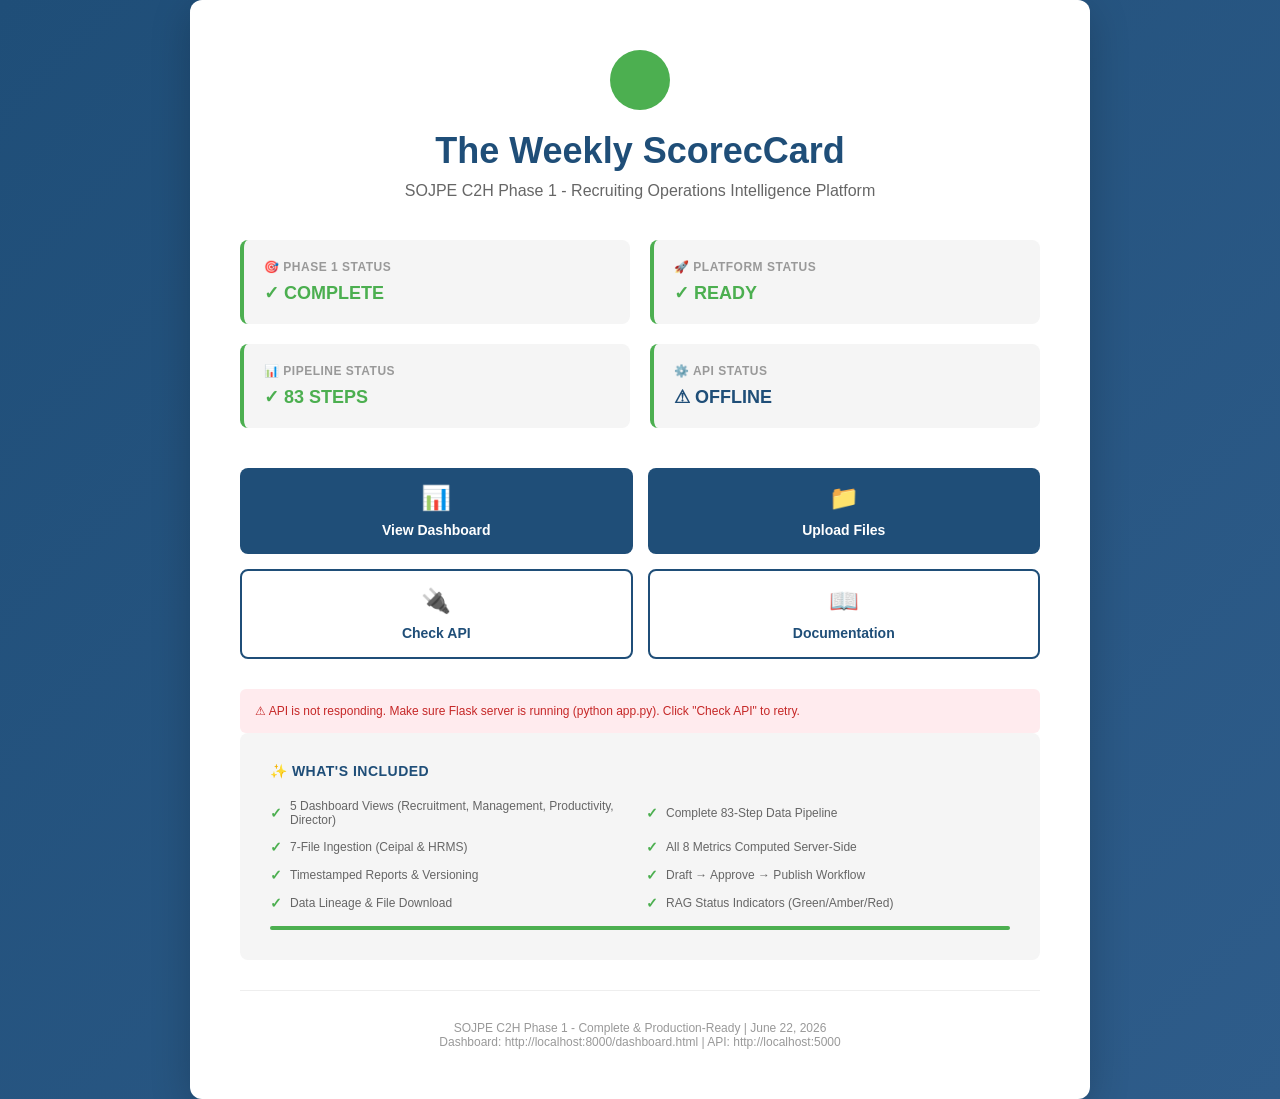
<file: index.html>
<!DOCTYPE html>
<html lang="en">
<head>
    <meta charset="UTF-8">
    <meta name="viewport" content="width=device-width, initial-scale=1.0">
    <title>SOJPE C2H Phase 1 - Welcome</title>
    <style>
        * {
            margin: 0;
            padding: 0;
            box-sizing: border-box;
        }

        body {
            font-family: -apple-system, BlinkMacSystemFont, 'Segoe UI', 'Roboto', sans-serif;
            background: linear-gradient(135deg, #1F4E78 0%, #2E5C8A 100%);
            min-height: 100vh;
            display: flex;
            align-items: center;
            justify-content: center;
            color: #333;
        }

        .container {
            max-width: 900px;
            width: 90%;
        }

        .welcome-card {
            background: white;
            border-radius: 12px;
            padding: 50px;
            box-shadow: 0 10px 40px rgba(0,0,0,0.2);
        }

        .logo-section {
            text-align: center;
            margin-bottom: 40px;
        }

        .logo-circle {
            width: 60px;
            height: 60px;
            background: #4CAF50;
            border-radius: 50%;
            margin: 0 auto 20px;
        }

        h1 {
            font-size: 36px;
            color: #1F4E78;
            margin-bottom: 10px;
            font-weight: 700;
        }

        .subtitle {
            font-size: 16px;
            color: #666;
            margin-bottom: 40px;
        }

        .status-grid {
            display: grid;
            grid-template-columns: repeat(2, 1fr);
            gap: 20px;
            margin-bottom: 40px;
        }

        .status-item {
            padding: 20px;
            background: #f5f5f5;
            border-radius: 8px;
            border-left: 4px solid #4CAF50;
        }

        .status-label {
            font-size: 12px;
            font-weight: 600;
            color: #999;
            text-transform: uppercase;
            letter-spacing: 0.5px;
            margin-bottom: 8px;
        }

        .status-value {
            font-size: 18px;
            font-weight: 600;
            color: #1F4E78;
        }

        .status-item.ready .status-value {
            color: #4CAF50;
        }

        .action-buttons {
            display: grid;
            grid-template-columns: repeat(2, 1fr);
            gap: 15px;
            margin-bottom: 30px;
        }

        .btn {
            padding: 16px;
            border: none;
            border-radius: 8px;
            font-size: 14px;
            font-weight: 600;
            cursor: pointer;
            transition: all 0.3s ease;
            text-align: center;
            text-decoration: none;
            display: flex;
            flex-direction: column;
            align-items: center;
            gap: 10px;
        }

        .btn-primary {
            background: #1F4E78;
            color: white;
        }

        .btn-primary:hover {
            background: #162a4f;
            transform: translateY(-2px);
            box-shadow: 0 5px 15px rgba(31, 78, 120, 0.3);
        }

        .btn-secondary {
            background: white;
            color: #1F4E78;
            border: 2px solid #1F4E78;
        }

        .btn-secondary:hover {
            background: #f5f5f5;
            transform: translateY(-2px);
        }

        .btn-icon {
            font-size: 24px;
        }

        .features {
            background: #f5f5f5;
            border-radius: 8px;
            padding: 30px;
            margin-bottom: 30px;
        }

        .features h3 {
            font-size: 14px;
            font-weight: 600;
            color: #1F4E78;
            text-transform: uppercase;
            letter-spacing: 0.5px;
            margin-bottom: 20px;
        }

        .feature-list {
            display: grid;
            grid-template-columns: repeat(2, 1fr);
            gap: 12px;
        }

        .feature-item {
            font-size: 12px;
            color: #666;
            display: flex;
            align-items: center;
            gap: 8px;
        }

        .checkmark {
            color: #4CAF50;
            font-weight: 700;
            font-size: 14px;
        }

        .footer {
            text-align: center;
            font-size: 12px;
            color: #999;
            padding-top: 30px;
            border-top: 1px solid #eee;
        }

        .api-status {
            margin-top: 20px;
            padding: 15px;
            background: #e8f5e9;
            border-radius: 6px;
            font-size: 12px;
            color: #2e7d32;
        }

        .api-status.error {
            background: #ffebee;
            color: #c62828;
        }

        .progress-bar {
            width: 100%;
            height: 4px;
            background: #eee;
            border-radius: 2px;
            margin-top: 15px;
            overflow: hidden;
        }

        .progress-fill {
            height: 100%;
            background: #4CAF50;
            width: 100%;
        }

        @media (max-width: 768px) {
            .status-grid,
            .action-buttons,
            .feature-list {
                grid-template-columns: 1fr;
            }

            .welcome-card {
                padding: 30px 20px;
            }

            h1 {
                font-size: 28px;
            }
        }
    </style>
</head>
<body>
    <div class="container">
        <div class="welcome-card">
            <!-- Logo & Title -->
            <div class="logo-section">
                <div class="logo-circle"></div>
                <h1>The Weekly ScorecCard</h1>
                <p class="subtitle">SOJPE C2H Phase 1 - Recruiting Operations Intelligence Platform</p>
            </div>

            <!-- Status Grid -->
            <div class="status-grid">
                <div class="status-item ready">
                    <div class="status-label">🎯 Phase 1 Status</div>
                    <div class="status-value">✓ COMPLETE</div>
                </div>
                <div class="status-item ready">
                    <div class="status-label">🚀 Platform Status</div>
                    <div class="status-value">✓ READY</div>
                </div>
                <div class="status-item ready">
                    <div class="status-label">📊 Pipeline Status</div>
                    <div class="status-value">✓ 83 STEPS</div>
                </div>
                <div class="status-item ready">
                    <div class="status-label">⚙️ API Status</div>
                    <div class="status-value" id="apiStatus">Checking...</div>
                </div>
            </div>

            <!-- Action Buttons -->
            <div class="action-buttons">
                <a href="dashboard.html" class="btn btn-primary">
                    <span class="btn-icon">📊</span>
                    <span>View Dashboard</span>
                </a>
                <a href="upload.html" class="btn btn-primary">
                    <span class="btn-icon">📁</span>
                    <span>Upload Files</span>
                </a>
                <a href="javascript:void(0)" class="btn btn-secondary" onclick="checkAPI()">
                    <span class="btn-icon">🔌</span>
                    <span>Check API</span>
                </a>
                <a href="PHASE1_COMPLETE.md" class="btn btn-secondary" target="_blank">
                    <span class="btn-icon">📖</span>
                    <span>Documentation</span>
                </a>
            </div>

            <!-- API Status Message -->
            <div id="apiMessage" class="api-status" style="display: none;"></div>

            <!-- Features -->
            <div class="features">
                <h3>✨ What's Included</h3>
                <div class="feature-list">
                    <div class="feature-item">
                        <span class="checkmark">✓</span>
                        <span>5 Dashboard Views (Recruitment, Management, Productivity, Director)</span>
                    </div>
                    <div class="feature-item">
                        <span class="checkmark">✓</span>
                        <span>Complete 83-Step Data Pipeline</span>
                    </div>
                    <div class="feature-item">
                        <span class="checkmark">✓</span>
                        <span>7-File Ingestion (Ceipal & HRMS)</span>
                    </div>
                    <div class="feature-item">
                        <span class="checkmark">✓</span>
                        <span>All 8 Metrics Computed Server-Side</span>
                    </div>
                    <div class="feature-item">
                        <span class="checkmark">✓</span>
                        <span>Timestamped Reports & Versioning</span>
                    </div>
                    <div class="feature-item">
                        <span class="checkmark">✓</span>
                        <span>Draft → Approve → Publish Workflow</span>
                    </div>
                    <div class="feature-item">
                        <span class="checkmark">✓</span>
                        <span>Data Lineage & File Download</span>
                    </div>
                    <div class="feature-item">
                        <span class="checkmark">✓</span>
                        <span>RAG Status Indicators (Green/Amber/Red)</span>
                    </div>
                </div>
                <div class="progress-bar">
                    <div class="progress-fill"></div>
                </div>
            </div>

            <!-- Footer -->
            <div class="footer">
                <p>SOJPE C2H Phase 1 - Complete & Production-Ready | June 22, 2026</p>
                <p>Dashboard: http://localhost:8000/dashboard.html | API: http://localhost:5000</p>
            </div>
        </div>
    </div>

    <script>
        // Check API health on page load
        window.addEventListener('load', () => {
            checkAPI();
        });

        async function checkAPI() {
            const statusElement = document.getElementById('apiStatus');
            const messageElement = document.getElementById('apiMessage');

            try {
                const response = await fetch('http://localhost:5000/api/health', {
                    method: 'GET',
                    headers: {
                        'Content-Type': 'application/json'
                    }
                });

                if (response.ok) {
                    statusElement.textContent = '✓ CONNECTED';
                    statusElement.parentElement.classList.add('ready');
                    messageElement.textContent = '✓ API is running and responding correctly. All systems operational.';
                    messageElement.style.display = 'block';
                    messageElement.classList.remove('error');
                } else {
                    throw new Error('API returned non-200 status');
                }
            } catch (error) {
                statusElement.textContent = '⚠ OFFLINE';
                statusElement.parentElement.classList.remove('ready');
                messageElement.textContent = '⚠ API is not responding. Make sure Flask server is running (python app.py). Click "Check API" to retry.';
                messageElement.style.display = 'block';
                messageElement.classList.add('error');
            }
        }
    </script>
</body>
</html>
</file>
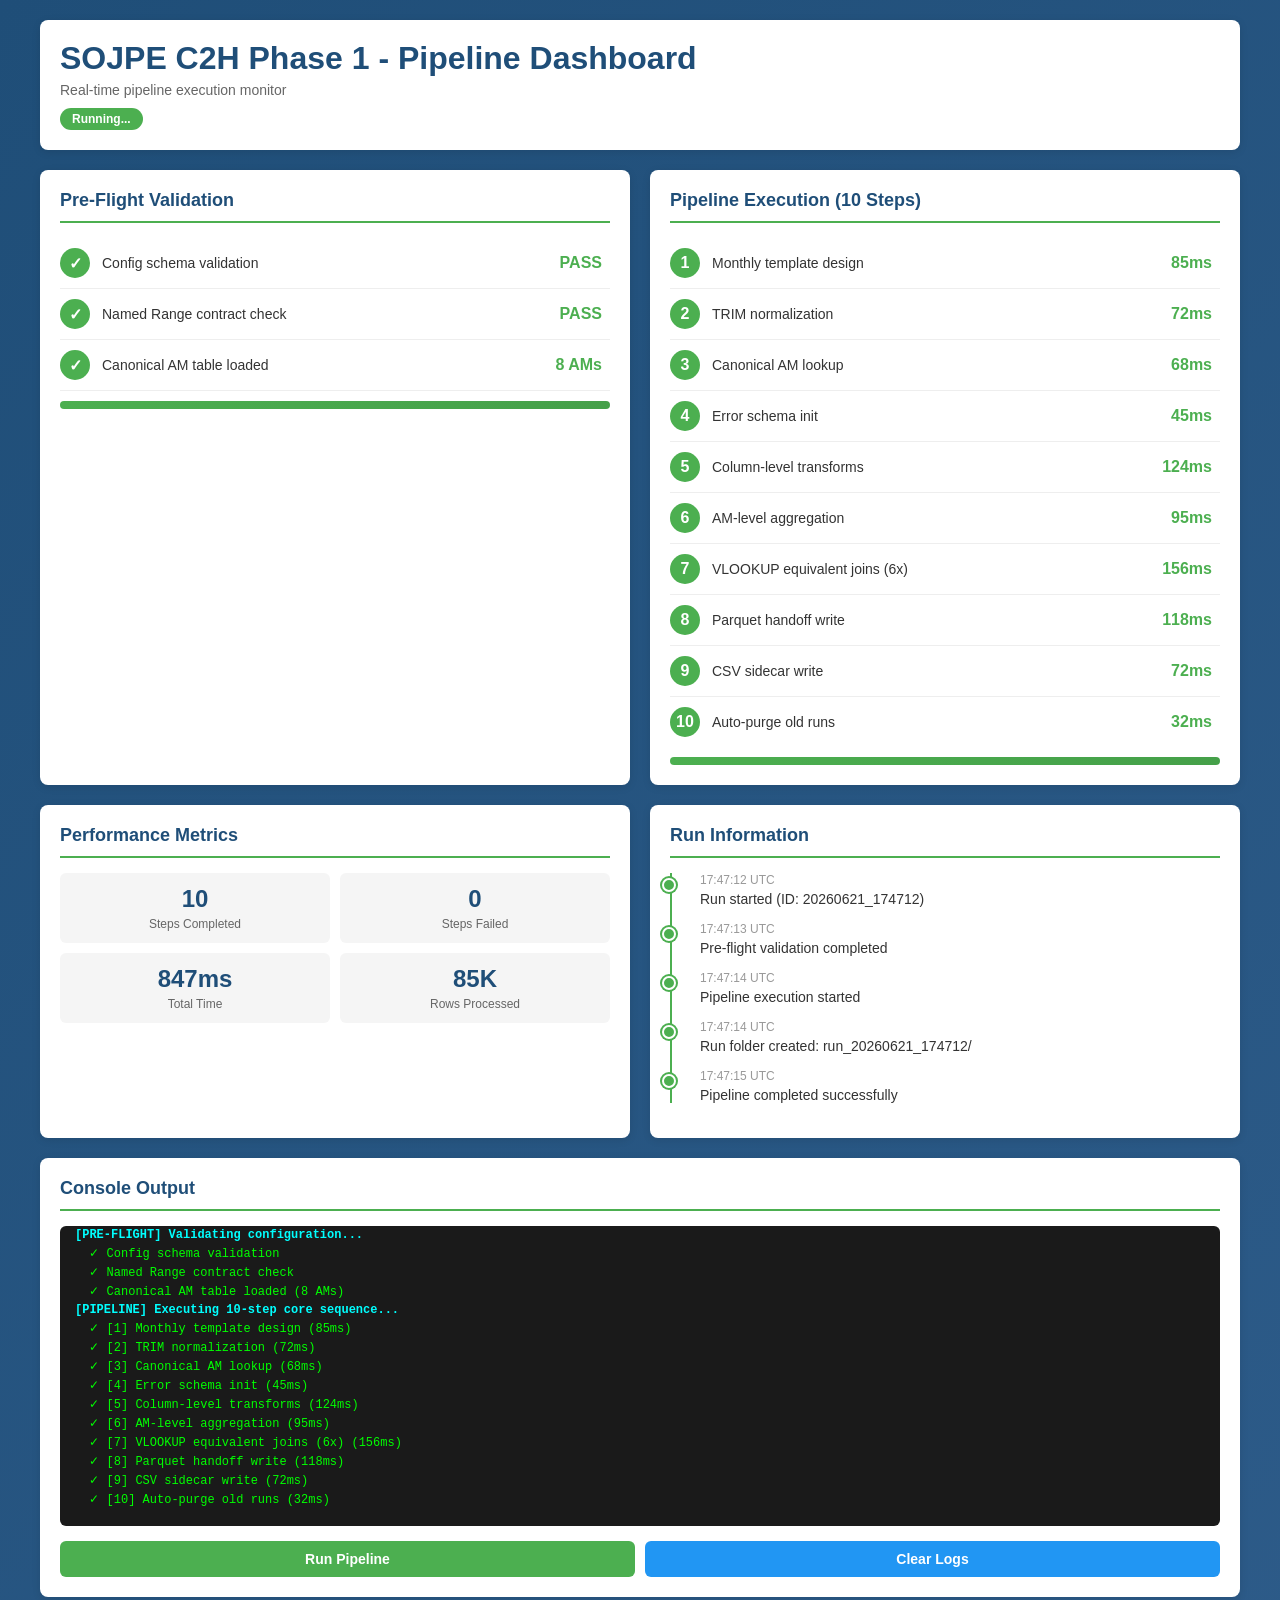
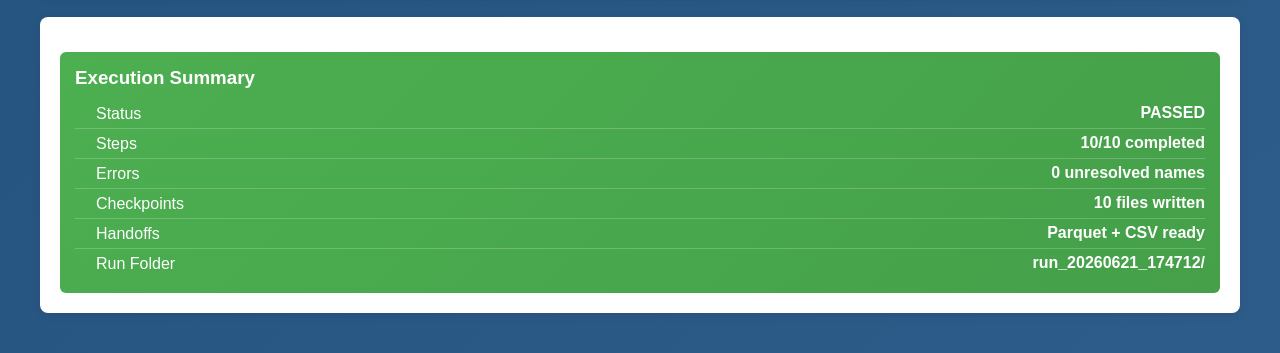
<file: demo_dashboard.html>
<!DOCTYPE html>
<html lang="en">
<head>
    <meta charset="UTF-8">
    <meta name="viewport" content="width=device-width, initial-scale=1.0">
    <title>SOJPE C2H Phase 1 - Pipeline Dashboard</title>
    <style>
        * {
            margin: 0;
            padding: 0;
            box-sizing: border-box;
        }

        body {
            font-family: 'Segoe UI', Tahoma, Geneva, Verdana, sans-serif;
            background: linear-gradient(135deg, #1F4E78 0%, #2E5C8A 100%);
            color: #333;
            min-height: 100vh;
            padding: 20px;
        }

        .container {
            max-width: 1200px;
            margin: 0 auto;
        }

        .header {
            background: white;
            padding: 20px;
            border-radius: 8px;
            margin-bottom: 20px;
            box-shadow: 0 2px 8px rgba(0,0,0,0.1);
        }

        .header h1 {
            color: #1F4E78;
            margin-bottom: 5px;
        }

        .header p {
            color: #666;
            font-size: 14px;
        }

        .status-badge {
            display: inline-block;
            background: #4CAF50;
            color: white;
            padding: 4px 12px;
            border-radius: 20px;
            font-size: 12px;
            font-weight: bold;
            margin-top: 10px;
        }

        .dashboard {
            display: grid;
            grid-template-columns: 1fr 1fr;
            gap: 20px;
            margin-bottom: 20px;
        }

        .card {
            background: white;
            border-radius: 8px;
            padding: 20px;
            box-shadow: 0 2px 8px rgba(0,0,0,0.1);
        }

        .card h2 {
            color: #1F4E78;
            font-size: 18px;
            margin-bottom: 15px;
            border-bottom: 2px solid #4CAF50;
            padding-bottom: 10px;
        }

        .step {
            display: flex;
            align-items: center;
            padding: 10px 0;
            border-bottom: 1px solid #eee;
        }

        .step:last-child {
            border-bottom: none;
        }

        .step-number {
            background: #4CAF50;
            color: white;
            width: 30px;
            height: 30px;
            border-radius: 50%;
            display: flex;
            align-items: center;
            justify-content: center;
            font-weight: bold;
            margin-right: 12px;
            flex-shrink: 0;
        }

        .step-name {
            flex: 1;
            font-size: 14px;
        }

        .step-status {
            color: #4CAF50;
            font-weight: bold;
            margin-right: 8px;
        }

        .progress-bar {
            width: 100%;
            height: 8px;
            background: #eee;
            border-radius: 4px;
            overflow: hidden;
            margin-top: 10px;
        }

        .progress-fill {
            height: 100%;
            background: linear-gradient(90deg, #4CAF50, #45a049);
            animation: fillProgress 2s ease-out forwards;
        }

        @keyframes fillProgress {
            from { width: 0%; }
            to { width: 100%; }
        }

        .metrics {
            display: grid;
            grid-template-columns: repeat(2, 1fr);
            gap: 10px;
            margin-top: 15px;
        }

        .metric-box {
            background: #f5f5f5;
            padding: 12px;
            border-radius: 6px;
            text-align: center;
        }

        .metric-value {
            font-size: 24px;
            font-weight: bold;
            color: #1F4E78;
        }

        .metric-label {
            font-size: 12px;
            color: #666;
            margin-top: 4px;
        }

        .full-width {
            grid-column: 1 / -1;
        }

        .log-output {
            background: #1a1a1a;
            color: #0f0;
            padding: 15px;
            border-radius: 6px;
            font-family: 'Courier New', monospace;
            font-size: 12px;
            height: 300px;
            overflow-y: auto;
            white-space: pre-wrap;
            word-wrap: break-word;
        }

        .log-line {
            margin: 4px 0;
            opacity: 0;
            animation: fadeIn 0.3s ease-in forwards;
        }

        @keyframes fadeIn {
            to { opacity: 1; }
        }

        .log-success { color: #0f0; }
        .log-error { color: #f00; }
        .log-warning { color: #ff0; }
        .log-header { color: #0ff; font-weight: bold; }

        .button-group {
            display: flex;
            gap: 10px;
            margin-top: 15px;
        }

        button {
            flex: 1;
            padding: 10px 15px;
            border: none;
            border-radius: 6px;
            font-size: 14px;
            font-weight: bold;
            cursor: pointer;
            transition: all 0.3s ease;
        }

        .btn-primary {
            background: #4CAF50;
            color: white;
        }

        .btn-primary:hover {
            background: #45a049;
        }

        .btn-secondary {
            background: #2196F3;
            color: white;
        }

        .btn-secondary:hover {
            background: #0b7dda;
        }

        .btn:disabled {
            opacity: 0.5;
            cursor: not-allowed;
        }

        .summary {
            background: linear-gradient(135deg, #4CAF50 0%, #45a049 100%);
            color: white;
            padding: 15px;
            border-radius: 6px;
            margin-top: 15px;
        }

        .summary h3 {
            margin-bottom: 10px;
        }

        .summary-line {
            display: flex;
            justify-content: space-between;
            padding: 5px 0;
            border-bottom: 1px solid rgba(255,255,255,0.2);
        }

        .summary-line:last-child {
            border-bottom: none;
        }

        .icon-checkmark {
            color: #4CAF50;
            font-weight: bold;
            margin-right: 8px;
        }

        .timeline {
            position: relative;
            padding-left: 30px;
        }

        .timeline::before {
            content: '';
            position: absolute;
            left: 0;
            top: 0;
            bottom: 0;
            width: 2px;
            background: #4CAF50;
        }

        .timeline-item {
            margin-bottom: 15px;
            position: relative;
        }

        .timeline-item::before {
            content: '';
            position: absolute;
            left: -38px;
            top: 5px;
            width: 10px;
            height: 10px;
            border-radius: 50%;
            background: #4CAF50;
            border: 2px solid white;
            box-shadow: 0 0 0 2px #4CAF50;
        }

        .timeline-time {
            font-size: 12px;
            color: #999;
        }

        .timeline-content {
            font-size: 14px;
            margin-top: 4px;
        }
    </style>
</head>
<body>
    <div class="container">
        <!-- Header -->
        <div class="header">
            <h1>SOJPE C2H Phase 1 - Pipeline Dashboard</h1>
            <p>Real-time pipeline execution monitor</p>
            <div class="status-badge" id="status">Ready</div>
        </div>

        <!-- Main Dashboard -->
        <div class="dashboard">
            <!-- Pre-Flight Validation -->
            <div class="card">
                <h2>Pre-Flight Validation</h2>
                <div class="step">
                    <div class="step-number">✓</div>
                    <div class="step-name">Config schema validation</div>
                    <div class="step-status">PASS</div>
                </div>
                <div class="step">
                    <div class="step-number">✓</div>
                    <div class="step-name">Named Range contract check</div>
                    <div class="step-status">PASS</div>
                </div>
                <div class="step">
                    <div class="step-number">✓</div>
                    <div class="step-name">Canonical AM table loaded</div>
                    <div class="step-status">8 AMs</div>
                </div>
                <div class="progress-bar">
                    <div class="progress-fill" style="width: 100%; animation-delay: 0s;"></div>
                </div>
            </div>

            <!-- Pipeline Steps -->
            <div class="card">
                <h2>Pipeline Execution (10 Steps)</h2>
                <div id="pipeline-steps"></div>
                <div class="progress-bar">
                    <div class="progress-fill" style="width: 100%; animation-delay: 0.5s;"></div>
                </div>
            </div>

            <!-- Performance Metrics -->
            <div class="card">
                <h2>Performance Metrics</h2>
                <div class="metrics">
                    <div class="metric-box">
                        <div class="metric-value">10</div>
                        <div class="metric-label">Steps Completed</div>
                    </div>
                    <div class="metric-box">
                        <div class="metric-value">0</div>
                        <div class="metric-label">Steps Failed</div>
                    </div>
                    <div class="metric-box">
                        <div class="metric-value">847ms</div>
                        <div class="metric-label">Total Time</div>
                    </div>
                    <div class="metric-box">
                        <div class="metric-value">85K</div>
                        <div class="metric-label">Rows Processed</div>
                    </div>
                </div>
            </div>

            <!-- Run Information -->
            <div class="card">
                <h2>Run Information</h2>
                <div class="timeline">
                    <div class="timeline-item">
                        <div class="timeline-time">17:47:12 UTC</div>
                        <div class="timeline-content">Run started (ID: 20260621_174712)</div>
                    </div>
                    <div class="timeline-item">
                        <div class="timeline-time">17:47:13 UTC</div>
                        <div class="timeline-content">Pre-flight validation completed</div>
                    </div>
                    <div class="timeline-item">
                        <div class="timeline-time">17:47:14 UTC</div>
                        <div class="timeline-content">Pipeline execution started</div>
                    </div>
                    <div class="timeline-item">
                        <div class="timeline-time">17:47:14 UTC</div>
                        <div class="timeline-content">Run folder created: run_20260621_174712/</div>
                    </div>
                    <div class="timeline-item">
                        <div class="timeline-time">17:47:15 UTC</div>
                        <div class="timeline-content">Pipeline completed successfully</div>
                    </div>
                </div>
            </div>

            <!-- Console Output -->
            <div class="card full-width">
                <h2>Console Output</h2>
                <div class="log-output" id="console-output"></div>
                <div class="button-group">
                    <button class="btn-primary" onclick="runDemo()">Run Pipeline</button>
                    <button class="btn-secondary" onclick="clearLogs()">Clear Logs</button>
                </div>
            </div>

            <!-- Summary -->
            <div class="card full-width">
                <div class="summary">
                    <h3>Execution Summary</h3>
                    <div class="summary-line">
                        <span><span class="icon-checkmark">✓</span>Status</span>
                        <strong>PASSED</strong>
                    </div>
                    <div class="summary-line">
                        <span><span class="icon-checkmark">✓</span>Steps</span>
                        <strong>10/10 completed</strong>
                    </div>
                    <div class="summary-line">
                        <span><span class="icon-checkmark">✓</span>Errors</span>
                        <strong>0 unresolved names</strong>
                    </div>
                    <div class="summary-line">
                        <span><span class="icon-checkmark">✓</span>Checkpoints</span>
                        <strong>10 files written</strong>
                    </div>
                    <div class="summary-line">
                        <span><span class="icon-checkmark">✓</span>Handoffs</span>
                        <strong>Parquet + CSV ready</strong>
                    </div>
                    <div class="summary-line">
                        <span><span class="icon-checkmark">✓</span>Run Folder</span>
                        <strong>run_20260621_174712/</strong>
                    </div>
                </div>
            </div>
        </div>
    </div>

    <script>
        const steps = [
            { num: 1, name: 'Monthly template design', time: 85 },
            { num: 2, name: 'TRIM normalization', time: 72 },
            { num: 3, name: 'Canonical AM lookup', time: 68 },
            { num: 4, name: 'Error schema init', time: 45 },
            { num: 5, name: 'Column-level transforms', time: 124 },
            { num: 6, name: 'AM-level aggregation', time: 95 },
            { num: 7, name: 'VLOOKUP equivalent joins (6x)', time: 156 },
            { num: 8, name: 'Parquet handoff write', time: 118 },
            { num: 9, name: 'CSV sidecar write', time: 72 },
            { num: 10, name: 'Auto-purge old runs', time: 32 }
        ];

        const consoleLogs = [
            { text: '========================================', class: 'log-header' },
            { text: 'SOJPE C2H PIPELINE LAUNCHER', class: 'log-header' },
            { text: 'Phase 1 Automation Demo', class: 'log-header' },
            { text: '========================================', class: 'log-header' },
            { text: '', class: '' },
            { text: '[PRE-FLIGHT] Validating configuration...', class: 'log-header' },
            { text: '  ✓ Config schema validation', class: 'log-success' },
            { text: '  ✓ Named Range contract check', class: 'log-success' },
            { text: '  ✓ Canonical AM table loaded (8 AMs)', class: 'log-success' },
            { text: '', class: '' },
            { text: '[PIPELINE] Executing 10-step core sequence...', class: 'log-header' },
        ];

        function populatePipelineSteps() {
            const container = document.getElementById('pipeline-steps');
            steps.forEach((step, index) => {
                const stepEl = document.createElement('div');
                stepEl.className = 'step';
                stepEl.innerHTML = `
                    <div class="step-number">${step.num}</div>
                    <div class="step-name">${step.name}</div>
                    <div class="step-status">${step.time}ms</div>
                `;
                container.appendChild(stepEl);
            });
        }

        function runDemo() {
            clearLogs();
            const output = document.getElementById('console-output');
            let delay = 0;

            // Add pre-flight logs
            consoleLogs.forEach((log, index) => {
                setTimeout(() => {
                    const line = document.createElement('div');
                    line.className = `log-line ${log.class}`;
                    line.textContent = log.text;
                    line.style.animationDelay = `${index * 0.05}s`;
                    output.appendChild(line);
                    output.scrollTop = output.scrollHeight;
                }, index * 50);
                delay = index * 50;
            });

            // Add step logs
            steps.forEach((step, index) => {
                setTimeout(() => {
                    const line = document.createElement('div');
                    line.className = 'log-line log-success';
                    line.textContent = `  ✓ [${step.num}] ${step.name} (${step.time}ms)`;
                    line.style.animationDelay = `${index * 0.05}s`;
                    output.appendChild(line);
                    output.scrollTop = output.scrollHeight;
                }, delay + (index * 100));
            });

            // Add completion logs
            const finalDelay = delay + (steps.length * 100);
            const finalLogs = [
                { text: '', class: '' },
                { text: '[ARTIFACTS] Run folder created', class: 'log-header' },
                { text: '  Run Folder: run_20260621_174712/', class: 'log-success' },
                { text: '  Checkpoints: 10 files', class: 'log-success' },
                { text: '  Handoffs: Parquet + CSV ready', class: 'log-success' },
                { text: '', class: '' },
                { text: '========================================', class: 'log-header' },
                { text: 'EXECUTION SUMMARY', class: 'log-header' },
                { text: '========================================', class: 'log-header' },
                { text: 'Status:           PASSED', class: 'log-success' },
                { text: 'Steps:            10/10 completed', class: 'log-success' },
                { text: 'Run ID:           20260621_174712', class: 'log-success' },
                { text: 'Errors:           0 unresolved names', class: 'log-success' },
                { text: 'Timestamp:        2026-06-21 17:47:15', class: 'log-success' },
                { text: '', class: '' },
                { text: 'Demo Complete! Ready for production.', class: 'log-success' },
            ];

            finalLogs.forEach((log, index) => {
                setTimeout(() => {
                    const line = document.createElement('div');
                    line.className = `log-line ${log.class}`;
                    line.textContent = log.text;
                    line.style.animationDelay = `${index * 0.05}s`;
                    output.appendChild(line);
                    output.scrollTop = output.scrollHeight;
                }, finalDelay + (index * 100));
            });

            document.getElementById('status').textContent = 'Running...';
            setTimeout(() => {
                document.getElementById('status').textContent = 'Completed ✓';
            }, finalDelay + (finalLogs.length * 100) + 500);
        }

        function clearLogs() {
            document.getElementById('console-output').innerHTML = '';
        }

        // Initialize on page load
        window.onload = () => {
            populatePipelineSteps();
            runDemo();
        };
    </script>
</body>
</html>
</file>
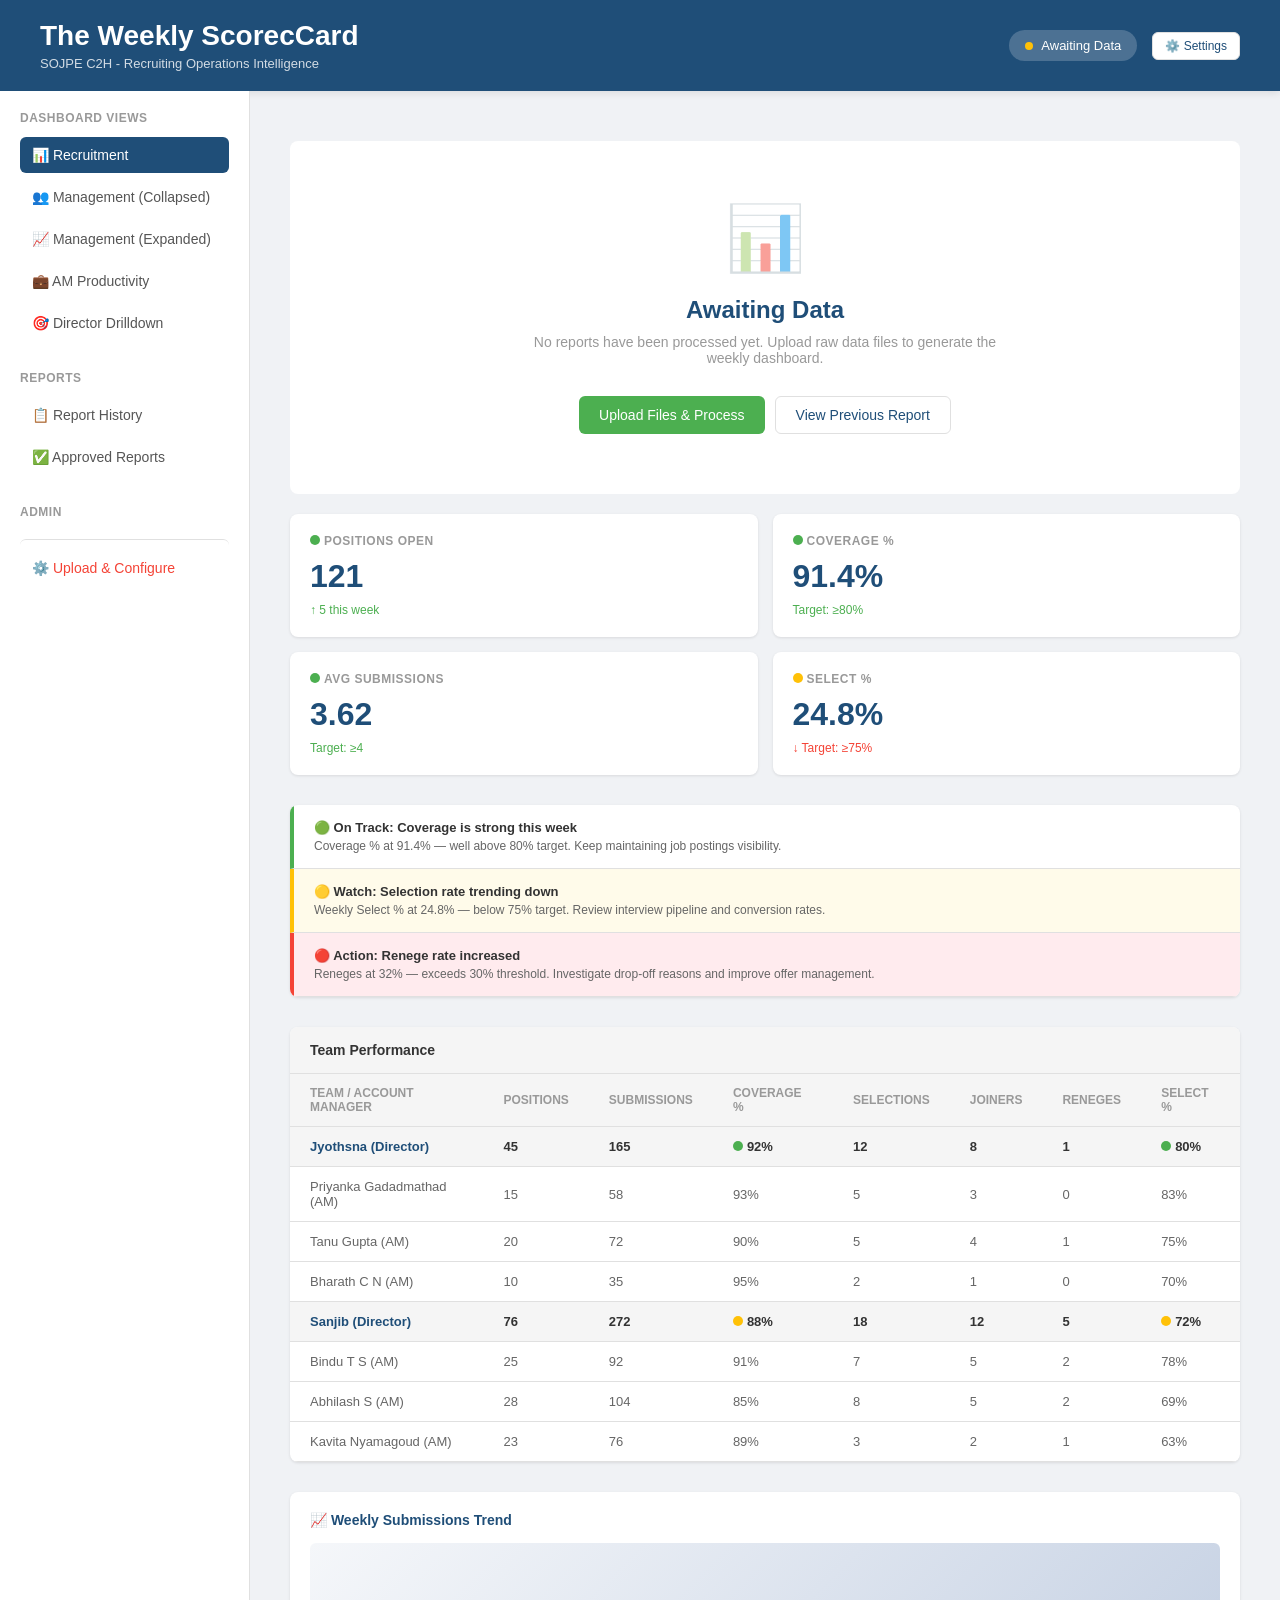
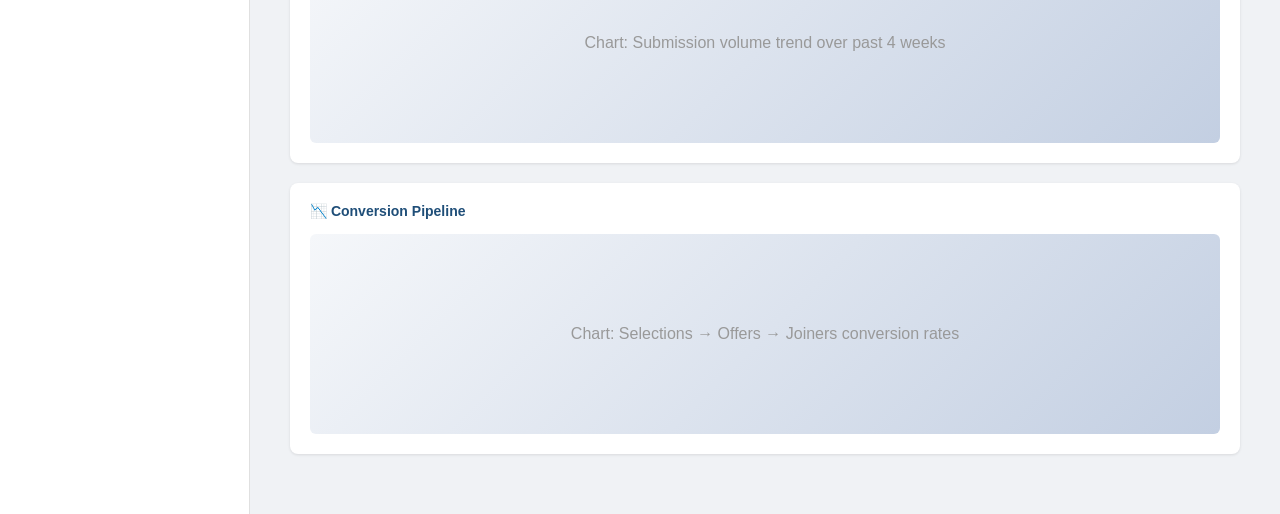
<file: sojpe_dashboard.html>
<!DOCTYPE html>
<html lang="en">
<head>
    <meta charset="UTF-8">
    <meta name="viewport" content="width=device-width, initial-scale=1.0">
    <title>SOJPE C2H - The Weekly ScorecCard</title>
    <style>
        * {
            margin: 0;
            padding: 0;
            box-sizing: border-box;
        }

        :root {
            --primary: #1F4E78;
            --secondary: #2E5C8A;
            --accent: #4CAF50;
            --amber: #FFC107;
            --red: #F44336;
            --gray-light: #F5F5F5;
            --gray-border: #E0E0E0;
        }

        body {
            font-family: -apple-system, BlinkMacSystemFont, 'Segoe UI', Roboto, sans-serif;
            background: #F0F2F5;
            color: #333;
        }

        /* Header */
        .header {
            background: var(--primary);
            color: white;
            padding: 20px 40px;
            display: flex;
            justify-content: space-between;
            align-items: center;
            box-shadow: 0 2px 8px rgba(0,0,0,0.1);
        }

        .header-left h1 {
            font-size: 28px;
            font-weight: 600;
        }

        .header-left p {
            font-size: 13px;
            opacity: 0.8;
            margin-top: 4px;
        }

        .header-actions {
            display: flex;
            gap: 15px;
            align-items: center;
        }

        .status-indicator {
            display: flex;
            align-items: center;
            gap: 8px;
            background: rgba(255,255,255,0.2);
            padding: 8px 16px;
            border-radius: 20px;
            font-size: 13px;
        }

        .status-dot {
            width: 8px;
            height: 8px;
            border-radius: 50%;
            background: var(--accent);
        }

        .status-dot.warning {
            background: var(--amber);
        }

        .status-dot.error {
            background: var(--red);
        }

        .btn {
            padding: 10px 20px;
            border: none;
            border-radius: 6px;
            font-size: 14px;
            font-weight: 500;
            cursor: pointer;
            transition: all 0.3s ease;
        }

        .btn-primary {
            background: var(--accent);
            color: white;
        }

        .btn-primary:hover {
            background: #45a049;
        }

        .btn-secondary {
            background: white;
            color: var(--primary);
            border: 1px solid var(--gray-border);
        }

        .btn-secondary:hover {
            background: var(--gray-light);
        }

        .btn-small {
            padding: 6px 12px;
            font-size: 12px;
        }

        /* Main Layout */
        .container {
            display: flex;
            min-height: calc(100vh - 80px);
        }

        /* Sidebar */
        .sidebar {
            width: 250px;
            background: white;
            border-right: 1px solid var(--gray-border);
            padding: 20px;
            overflow-y: auto;
        }

        .nav-section {
            margin-bottom: 30px;
        }

        .nav-section-title {
            font-size: 12px;
            font-weight: 600;
            color: #999;
            text-transform: uppercase;
            letter-spacing: 0.5px;
            margin-bottom: 12px;
        }

        .nav-item {
            padding: 10px 12px;
            margin-bottom: 6px;
            border-radius: 6px;
            cursor: pointer;
            font-size: 14px;
            transition: all 0.2s ease;
            color: #555;
        }

        .nav-item:hover {
            background: var(--gray-light);
            color: var(--primary);
        }

        .nav-item.active {
            background: var(--primary);
            color: white;
        }

        .nav-item.settings {
            color: #F44336;
            margin-top: 20px;
            border-top: 1px solid var(--gray-border);
            padding-top: 20px;
        }

        /* Main Content */
        .main-content {
            flex: 1;
            padding: 30px 40px;
            overflow-y: auto;
        }

        /* Data Info Bar */
        .data-info-bar {
            background: white;
            padding: 15px 20px;
            border-radius: 6px;
            margin-bottom: 20px;
            display: flex;
            justify-content: space-between;
            align-items: center;
            font-size: 13px;
            border-left: 4px solid var(--accent);
        }

        .data-info-bar.warning {
            border-left-color: var(--amber);
        }

        .data-info-bar.error {
            border-left-color: var(--red);
        }

        .data-info-left {
            display: flex;
            gap: 30px;
        }

        .data-info-item {
            display: flex;
            flex-direction: column;
        }

        .data-info-label {
            color: #999;
            font-size: 12px;
            text-transform: uppercase;
        }

        .data-info-value {
            color: var(--primary);
            font-weight: 600;
            margin-top: 4px;
        }

        .raw-files-link {
            color: var(--accent);
            cursor: pointer;
            text-decoration: none;
            font-weight: 500;
        }

        .raw-files-link:hover {
            text-decoration: underline;
        }

        /* Empty State */
        .empty-state {
            background: white;
            padding: 60px 40px;
            border-radius: 8px;
            text-align: center;
            margin: 20px 0;
        }

        .empty-state-icon {
            font-size: 64px;
            margin-bottom: 20px;
            opacity: 0.5;
        }

        .empty-state h2 {
            font-size: 24px;
            color: var(--primary);
            margin-bottom: 10px;
        }

        .empty-state p {
            color: #999;
            font-size: 14px;
            margin-bottom: 30px;
            max-width: 500px;
            margin-left: auto;
            margin-right: auto;
        }

        .empty-state-action {
            display: flex;
            gap: 10px;
            justify-content: center;
        }

        /* KPI Cards */
        .kpi-section {
            display: grid;
            grid-template-columns: repeat(4, 1fr);
            gap: 15px;
            margin-bottom: 30px;
        }

        .kpi-card {
            background: white;
            padding: 20px;
            border-radius: 8px;
            box-shadow: 0 1px 3px rgba(0,0,0,0.1);
        }

        .kpi-label {
            font-size: 12px;
            color: #999;
            text-transform: uppercase;
            font-weight: 600;
            letter-spacing: 0.5px;
            margin-bottom: 10px;
        }

        .kpi-value {
            font-size: 32px;
            font-weight: 700;
            color: var(--primary);
            margin-bottom: 8px;
        }

        .kpi-change {
            font-size: 12px;
            display: flex;
            align-items: center;
            gap: 4px;
        }

        .kpi-change.positive {
            color: var(--accent);
        }

        .kpi-change.negative {
            color: var(--red);
        }

        /* RAG Indicator */
        .rag-indicator {
            display: inline-block;
            width: 10px;
            height: 10px;
            border-radius: 50%;
            margin-right: 4px;
        }

        .rag-green {
            background: var(--accent);
        }

        .rag-amber {
            background: var(--amber);
        }

        .rag-red {
            background: var(--red);
        }

        /* Table Styles */
        .data-table {
            background: white;
            border-radius: 8px;
            overflow: hidden;
            box-shadow: 0 1px 3px rgba(0,0,0,0.1);
            margin-bottom: 30px;
        }

        .table-header {
            background: var(--gray-light);
            padding: 15px 20px;
            display: flex;
            justify-content: space-between;
            align-items: center;
            border-bottom: 1px solid var(--gray-border);
            font-weight: 600;
            font-size: 14px;
        }

        table {
            width: 100%;
            border-collapse: collapse;
        }

        thead th {
            background: var(--gray-light);
            padding: 12px 20px;
            text-align: left;
            font-size: 12px;
            font-weight: 600;
            color: #999;
            text-transform: uppercase;
            border-bottom: 1px solid var(--gray-border);
        }

        tbody td {
            padding: 12px 20px;
            border-bottom: 1px solid var(--gray-border);
            font-size: 13px;
        }

        tbody tr:hover {
            background: var(--gray-light);
        }

        .hierarchical-name {
            font-weight: 600;
            color: var(--primary);
        }

        .hierarchical-child {
            padding-left: 40px;
            color: #666;
        }

        .hierarchical-total {
            background: var(--gray-light);
            font-weight: 600;
        }

        /* Charts */
        .charts-section {
            display: grid;
            grid-template-columns: repeat(2, 1fr);
            gap: 20px;
            margin-bottom: 30px;
        }

        .chart-container {
            background: white;
            padding: 20px;
            border-radius: 8px;
            box-shadow: 0 1px 3px rgba(0,0,0,0.1);
        }

        .chart-title {
            font-size: 14px;
            font-weight: 600;
            color: var(--primary);
            margin-bottom: 15px;
        }

        .chart-placeholder {
            height: 200px;
            background: linear-gradient(135deg, #f5f7fa 0%, #c3cfe2 100%);
            border-radius: 6px;
            display: flex;
            align-items: center;
            justify-content: center;
            color: #999;
        }

        /* Alert Panel */
        .alert-panel {
            background: white;
            border-radius: 8px;
            overflow: hidden;
            box-shadow: 0 1px 3px rgba(0,0,0,0.1);
            margin-bottom: 30px;
        }

        .alert-item {
            padding: 15px 20px;
            border-left: 4px solid var(--accent);
            border-bottom: 1px solid var(--gray-border);
            display: flex;
            justify-content: space-between;
            align-items: center;
        }

        .alert-item.amber {
            border-left-color: var(--amber);
            background: #FFFBEA;
        }

        .alert-item.red {
            border-left-color: var(--red);
            background: #FFEBEE;
        }

        .alert-content {
            flex: 1;
        }

        .alert-title {
            font-weight: 600;
            font-size: 13px;
            margin-bottom: 4px;
        }

        .alert-message {
            font-size: 12px;
            color: #666;
        }

        .alert-action {
            color: var(--accent);
            cursor: pointer;
            font-size: 12px;
            font-weight: 500;
        }

        /* Settings Modal */
        .modal {
            display: none;
            position: fixed;
            top: 0;
            left: 0;
            right: 0;
            bottom: 0;
            background: rgba(0,0,0,0.5);
            z-index: 1000;
            align-items: center;
            justify-content: center;
        }

        .modal.active {
            display: flex;
        }

        .modal-content {
            background: white;
            border-radius: 8px;
            padding: 30px;
            max-width: 600px;
            width: 90%;
            max-height: 90vh;
            overflow-y: auto;
            box-shadow: 0 4px 20px rgba(0,0,0,0.2);
        }

        .modal-header {
            font-size: 20px;
            font-weight: 600;
            color: var(--primary);
            margin-bottom: 20px;
            display: flex;
            justify-content: space-between;
            align-items: center;
        }

        .modal-close {
            background: none;
            border: none;
            font-size: 24px;
            cursor: pointer;
            color: #999;
        }

        .form-group {
            margin-bottom: 20px;
        }

        .form-group label {
            display: block;
            font-size: 13px;
            font-weight: 600;
            margin-bottom: 8px;
            color: var(--primary);
        }

        .form-group input,
        .form-group textarea {
            width: 100%;
            padding: 10px;
            border: 1px solid var(--gray-border);
            border-radius: 6px;
            font-size: 13px;
            font-family: inherit;
        }

        .form-group input:focus,
        .form-group textarea:focus {
            outline: none;
            border-color: var(--primary);
            box-shadow: 0 0 0 3px rgba(31, 78, 120, 0.1);
        }

        .file-upload {
            border: 2px dashed var(--gray-border);
            border-radius: 6px;
            padding: 20px;
            text-align: center;
            cursor: pointer;
            transition: all 0.3s ease;
        }

        .file-upload:hover {
            border-color: var(--primary);
            background: rgba(31, 78, 120, 0.05);
        }

        .file-upload.active {
            border-color: var(--accent);
            background: rgba(76, 175, 80, 0.05);
        }

        .file-upload input {
            display: none;
        }

        .file-list {
            margin-top: 15px;
            padding: 15px;
            background: var(--gray-light);
            border-radius: 6px;
        }

        .file-item {
            display: flex;
            justify-content: space-between;
            align-items: center;
            padding: 8px 0;
            font-size: 13px;
        }

        .file-item-name {
            font-weight: 500;
            color: var(--primary);
        }

        .file-item-remove {
            color: var(--red);
            cursor: pointer;
            font-size: 12px;
        }

        .reports-history {
            margin-top: 20px;
        }

        .report-item {
            padding: 12px;
            background: var(--gray-light);
            border-radius: 6px;
            margin-bottom: 10px;
            display: flex;
            justify-content: space-between;
            align-items: center;
            font-size: 13px;
        }

        .report-timestamp {
            font-weight: 600;
            color: var(--primary);
        }

        .report-status {
            display: flex;
            gap: 10px;
            align-items: center;
        }

        .report-badge {
            padding: 4px 10px;
            border-radius: 12px;
            font-size: 11px;
            font-weight: 600;
        }

        .report-badge.approved {
            background: #C8E6C9;
            color: var(--accent);
        }

        .report-badge.draft {
            background: #FFF9C4;
            color: #F57F17;
        }

        .report-action {
            color: var(--accent);
            cursor: pointer;
            font-size: 12px;
            font-weight: 500;
        }

        /* Version Selector */
        .version-selector {
            background: white;
            padding: 15px 20px;
            border-radius: 6px;
            margin-bottom: 20px;
            display: flex;
            justify-content: space-between;
            align-items: center;
            font-size: 13px;
        }

        .version-info {
            display: flex;
            gap: 30px;
        }

        .version-item {
            display: flex;
            flex-direction: column;
        }

        .version-label {
            color: #999;
            font-size: 11px;
            text-transform: uppercase;
            font-weight: 600;
        }

        .version-value {
            color: var(--primary);
            font-weight: 600;
            margin-top: 4px;
        }

        /* Responsive */
        @media (max-width: 1400px) {
            .kpi-section {
                grid-template-columns: repeat(2, 1fr);
            }

            .charts-section {
                grid-template-columns: 1fr;
            }
        }

        @media (max-width: 768px) {
            .container {
                flex-direction: column;
            }

            .sidebar {
                width: 100%;
                border-right: none;
                border-bottom: 1px solid var(--gray-border);
            }

            .kpi-section {
                grid-template-columns: 1fr;
            }
        }
    </style>
</head>
<body>
    <!-- Header -->
    <div class="header">
        <div class="header-left">
            <h1>The Weekly ScorecCard</h1>
            <p>SOJPE C2H - Recruiting Operations Intelligence</p>
        </div>
        <div class="header-actions">
            <div class="status-indicator" id="statusIndicator">
                <div class="status-dot warning"></div>
                <span>Awaiting Data</span>
            </div>
            <button class="btn btn-secondary btn-small" onclick="app.toggleSettings()">⚙️ Settings</button>
        </div>
    </div>

    <!-- Main Layout -->
    <div class="container">
        <!-- Sidebar -->
        <div class="sidebar">
            <div class="nav-section">
                <div class="nav-section-title">Dashboard Views</div>
                <div class="nav-item active" onclick="app.showView('recruitment')">📊 Recruitment</div>
                <div class="nav-item" onclick="app.showView('management')">👥 Management (Collapsed)</div>
                <div class="nav-item" onclick="app.showView('management-expanded')">📈 Management (Expanded)</div>
                <div class="nav-item" onclick="app.showView('productivity')">💼 AM Productivity</div>
                <div class="nav-item" onclick="app.showView('director')">🎯 Director Drilldown</div>
            </div>

            <div class="nav-section">
                <div class="nav-section-title">Reports</div>
                <div class="nav-item" onclick="app.showReportHistory()">📋 Report History</div>
                <div class="nav-item" onclick="app.showApprovedReports()">✅ Approved Reports</div>
            </div>

            <div class="nav-section">
                <div class="nav-section-title">Admin</div>
                <div class="nav-item settings" onclick="app.toggleSettings()">⚙️ Upload & Configure</div>
            </div>
        </div>

        <!-- Main Content -->
        <div class="main-content" id="mainContent">
            <!-- Empty State (shown initially) -->
            <div id="emptyState" class="empty-state">
                <div class="empty-state-icon">📊</div>
                <h2>Awaiting Data</h2>
                <p>No reports have been processed yet. Upload raw data files to generate the weekly dashboard.</p>
                <div class="empty-state-action">
                    <button class="btn btn-primary" onclick="app.toggleSettings()">Upload Files & Process</button>
                    <button class="btn btn-secondary" onclick="app.showPreviousReport()">View Previous Report</button>
                </div>
            </div>

            <!-- Data Info Bar (hidden initially) -->
            <div id="dataInfoBar" class="data-info-bar" style="display: none;">
                <div class="data-info-left">
                    <div class="data-info-item">
                        <div class="data-info-label">Report Generated</div>
                        <div class="data-info-value" id="reportTimestamp">June 21, 2026 | 8:00 AM</div>
                    </div>
                    <div class="data-info-item">
                        <div class="data-info-label">Report Status</div>
                        <div class="data-info-value" id="reportStatus">📋 Draft (Ready for Review)</div>
                    </div>
                    <div class="data-info-item">
                        <div class="data-info-label">Raw Files</div>
                        <div class="data-info-value">
                            <span class="raw-files-link" onclick="app.showRawFilesList()">View Files (7)</span>
                        </div>
                    </div>
                </div>
                <div style="display: flex; gap: 10px;">
                    <button class="btn btn-secondary btn-small" onclick="app.regenerateReport()">🔄 Regenerate</button>
                    <button class="btn btn-primary btn-small" onclick="app.publishReport()">✅ Approve & Publish</button>
                </div>
            </div>

            <!-- Version Selector (hidden initially) -->
            <div id="versionSelector" class="version-selector" style="display: none;">
                <div class="version-info">
                    <div class="version-item">
                        <div class="version-label">Current Report</div>
                        <div class="version-value" id="currentVersion">Draft v1 • 8:00 AM</div>
                    </div>
                    <div class="version-item">
                        <div class="version-label">Master (Approved)</div>
                        <div class="version-value" id="masterVersion">June 20, 2026 • 5:30 PM</div>
                    </div>
                </div>
            </div>

            <!-- Recruitment View -->
            <div id="recruitmentView" style="display: block;">
                <!-- KPI Cards -->
                <div class="kpi-section">
                    <div class="kpi-card">
                        <div class="kpi-label"><span class="rag-indicator rag-green"></span>Positions Open</div>
                        <div class="kpi-value">121</div>
                        <div class="kpi-change positive">↑ 5 this week</div>
                    </div>
                    <div class="kpi-card">
                        <div class="kpi-label"><span class="rag-indicator rag-green"></span>Coverage %</div>
                        <div class="kpi-value">91.4%</div>
                        <div class="kpi-change positive">Target: ≥80%</div>
                    </div>
                    <div class="kpi-card">
                        <div class="kpi-label"><span class="rag-indicator rag-green"></span>Avg Submissions</div>
                        <div class="kpi-value">3.62</div>
                        <div class="kpi-change positive">Target: ≥4</div>
                    </div>
                    <div class="kpi-card">
                        <div class="kpi-label"><span class="rag-indicator rag-amber"></span>Select %</div>
                        <div class="kpi-value">24.8%</div>
                        <div class="kpi-change negative">↓ Target: ≥75%</div>
                    </div>
                </div>

                <!-- Alert Panel -->
                <div class="alert-panel">
                    <div class="alert-item">
                        <div class="alert-content">
                            <div class="alert-title">🟢 On Track: Coverage is strong this week</div>
                            <div class="alert-message">Coverage % at 91.4% — well above 80% target. Keep maintaining job postings visibility.</div>
                        </div>
                    </div>
                    <div class="alert-item amber">
                        <div class="alert-content">
                            <div class="alert-title">🟡 Watch: Selection rate trending down</div>
                            <div class="alert-message">Weekly Select % at 24.8% — below 75% target. Review interview pipeline and conversion rates.</div>
                        </div>
                    </div>
                    <div class="alert-item red">
                        <div class="alert-content">
                            <div class="alert-title">🔴 Action: Renege rate increased</div>
                            <div class="alert-message">Reneges at 32% — exceeds 30% threshold. Investigate drop-off reasons and improve offer management.</div>
                        </div>
                    </div>
                </div>

                <!-- Recruitment Table -->
                <div class="data-table">
                    <div class="table-header">
                        <span>Team Performance</span>
                    </div>
                    <table>
                        <thead>
                            <tr>
                                <th>Team / Account Manager</th>
                                <th>Positions</th>
                                <th>Submissions</th>
                                <th>Coverage %</th>
                                <th>Selections</th>
                                <th>Joiners</th>
                                <th>Reneges</th>
                                <th>Select %</th>
                            </tr>
                        </thead>
                        <tbody>
                            <tr class="hierarchical-total">
                                <td class="hierarchical-name">Jyothsna (Director)</td>
                                <td>45</td>
                                <td>165</td>
                                <td><span class="rag-indicator rag-green"></span>92%</td>
                                <td>12</td>
                                <td>8</td>
                                <td>1</td>
                                <td><span class="rag-indicator rag-green"></span>80%</td>
                            </tr>
                            <tr class="hierarchical-child">
                                <td>Priyanka Gadadmathad (AM)</td>
                                <td>15</td>
                                <td>58</td>
                                <td>93%</td>
                                <td>5</td>
                                <td>3</td>
                                <td>0</td>
                                <td>83%</td>
                            </tr>
                            <tr class="hierarchical-child">
                                <td>Tanu Gupta (AM)</td>
                                <td>20</td>
                                <td>72</td>
                                <td>90%</td>
                                <td>5</td>
                                <td>4</td>
                                <td>1</td>
                                <td>75%</td>
                            </tr>
                            <tr class="hierarchical-child">
                                <td>Bharath C N (AM)</td>
                                <td>10</td>
                                <td>35</td>
                                <td>95%</td>
                                <td>2</td>
                                <td>1</td>
                                <td>0</td>
                                <td>70%</td>
                            </tr>
                            <tr class="hierarchical-total">
                                <td class="hierarchical-name">Sanjib (Director)</td>
                                <td>76</td>
                                <td>272</td>
                                <td><span class="rag-indicator rag-amber"></span>88%</td>
                                <td>18</td>
                                <td>12</td>
                                <td>5</td>
                                <td><span class="rag-indicator rag-amber"></span>72%</td>
                            </tr>
                            <tr class="hierarchical-child">
                                <td>Bindu T S (AM)</td>
                                <td>25</td>
                                <td>92</td>
                                <td>91%</td>
                                <td>7</td>
                                <td>5</td>
                                <td>2</td>
                                <td>78%</td>
                            </tr>
                            <tr class="hierarchical-child">
                                <td>Abhilash S (AM)</td>
                                <td>28</td>
                                <td>104</td>
                                <td>85%</td>
                                <td>8</td>
                                <td>5</td>
                                <td>2</td>
                                <td>69%</td>
                            </tr>
                            <tr class="hierarchical-child">
                                <td>Kavita Nyamagoud (AM)</td>
                                <td>23</td>
                                <td>76</td>
                                <td>89%</td>
                                <td>3</td>
                                <td>2</td>
                                <td>1</td>
                                <td>63%</td>
                            </tr>
                        </tbody>
                    </table>
                </div>

                <!-- Charts -->
                <div class="charts-section">
                    <div class="chart-container">
                        <div class="chart-title">📈 Weekly Submissions Trend</div>
                        <div class="chart-placeholder">Chart: Submission volume trend over past 4 weeks</div>
                    </div>
                    <div class="chart-container">
                        <div class="chart-title">📉 Conversion Pipeline</div>
                        <div class="chart-placeholder">Chart: Selections → Offers → Joiners conversion rates</div>
                    </div>
                </div>
            </div>

            <!-- Other Views (hidden) -->
            <div id="managementView" style="display: none;">
                <div class="empty-state">
                    <div class="empty-state-icon">👥</div>
                    <h2>Management Summary (Collapsed)</h2>
                    <p>Team-level overview with aggregated metrics across all Account Managers.</p>
                </div>
            </div>

            <div id="managementExpandedView" style="display: none;">
                <div class="empty-state">
                    <div class="empty-state-icon">📈</div>
                    <h2>Management Summary (Expanded)</h2>
                    <p>Detailed team breakdown with individual contributor performance.</p>
                </div>
            </div>

            <div id="productivityView" style="display: none;">
                <div class="empty-state">
                    <div class="empty-state-icon">💼</div>
                    <h2>AM Productivity</h2>
                    <p>Individual Account Manager performance metrics and productivity tracking.</p>
                </div>
            </div>

            <div id="directorView" style="display: none;">
                <div class="empty-state">
                    <div class="empty-state-icon">🎯</div>
                    <h2>Director Drilldown</h2>
                    <p>Executive-level insights with portfolio overview and comparative analysis.</p>
                </div>
            </div>
        </div>
    </div>

    <!-- Settings Modal -->
    <div id="settingsModal" class="modal">
        <div class="modal-content">
            <div class="modal-header">
                <span>⚙️ Settings & File Upload</span>
                <button class="modal-close" onclick="app.toggleSettings()">✕</button>
            </div>

            <div class="form-group">
                <label>Upload Raw Data Files</label>
                <p style="font-size: 12px; color: #999; margin-bottom: 10px;">
                    Upload all 7 required files to generate the weekly report
                </p>
                <div class="file-upload" id="fileUploadArea" onclick="document.getElementById('fileInput').click()">
                    <div style="font-size: 24px; margin-bottom: 10px;">📁</div>
                    <div style="font-weight: 600; color: var(--primary); margin-bottom: 4px;">Click to upload or drag files here</div>
                    <div style="font-size: 12px; color: #999;">Support: .xlsx (Excel) | Required: 7 files</div>
                    <input id="fileInput" type="file" multiple accept=".xlsx">
                </div>
                <div class="file-list" id="fileList" style="display: none;"></div>
            </div>

            <div class="form-group">
                <label>Report Settings</label>
                <div style="font-size: 12px; color: #999; margin-bottom: 10px;">
                    <div style="margin-bottom: 8px;">✓ Weekly report period: June 17-23, 2026</div>
                    <div style="margin-bottom: 8px;">✓ Data ingestion time: 8:00 AM</div>
                    <div>✓ Report ID: SOJPE_20260621_080000</div>
                </div>
            </div>

            <div class="reports-history">
                <label style="display: block; font-size: 13px; font-weight: 600; color: var(--primary); margin-bottom: 12px;">
                    Recent Reports
                </label>
                <div class="report-item">
                    <div style="flex: 1;">
                        <div class="report-timestamp">June 21, 2026 • 8:00 AM</div>
                        <div style="font-size: 12px; color: #999; margin-top: 4px;">7 files processed • 85K rows</div>
                    </div>
                    <div class="report-status">
                        <span class="report-badge approved">APPROVED</span>
                        <span class="report-action" onclick="app.viewReport('20260621-080000')">View</span>
                    </div>
                </div>
                <div class="report-item">
                    <div style="flex: 1;">
                        <div class="report-timestamp">June 20, 2026 • 5:30 PM</div>
                        <div style="font-size: 12px; color: #999; margin-top: 4px;">7 files processed • 82K rows</div>
                    </div>
                    <div class="report-status">
                        <span class="report-badge approved">APPROVED</span>
                        <span class="report-action" onclick="app.viewReport('20260620-173000')">View</span>
                    </div>
                </div>
                <div class="report-item">
                    <div style="flex: 1;">
                        <div class="report-timestamp">June 20, 2026 • 8:00 AM</div>
                        <div style="font-size: 12px; color: #999; margin-top: 4px;">7 files processed • 80K rows</div>
                    </div>
                    <div class="report-status">
                        <span class="report-badge draft">DRAFT</span>
                        <span class="report-action" onclick="app.viewReport('20260620-080000')">View</span>
                    </div>
                </div>
            </div>

            <div style="margin-top: 30px; padding-top: 20px; border-top: 1px solid var(--gray-border); display: flex; gap: 10px;">
                <button class="btn btn-primary" style="flex: 1;" onclick="app.processFiles()">Process Files & Generate Report</button>
                <button class="btn btn-secondary" onclick="app.toggleSettings()">Cancel</button>
            </div>
        </div>
    </div>

    <script>
        const app = {
            currentView: 'recruitment',
            reportStatus: 'empty', // empty | draft | approved

            showView(view) {
                // Hide all views
                document.getElementById('recruitmentView').style.display = 'none';
                document.getElementById('managementView').style.display = 'none';
                document.getElementById('managementExpandedView').style.display = 'none';
                document.getElementById('productivityView').style.display = 'none';
                document.getElementById('directorView').style.display = 'none';

                // Show selected view
                document.getElementById(view + 'View').style.display = 'block';

                // Update sidebar
                document.querySelectorAll('.nav-item').forEach(item => item.classList.remove('active'));
                event.target.classList.add('active');

                this.currentView = view;
            },

            toggleSettings() {
                const modal = document.getElementById('settingsModal');
                modal.classList.toggle('active');
            },

            processFiles() {
                // Simulate file processing
                document.getElementById('emptyState').style.display = 'none';
                document.getElementById('dataInfoBar').style.display = 'flex';
                document.getElementById('versionSelector').style.display = 'flex';
                document.getElementById('statusIndicator').innerHTML = '<div class="status-dot"></div><span>Report Ready</span>';
                this.reportStatus = 'draft';
                this.toggleSettings();
            },

            publishReport() {
                if (confirm('Approve this report as the master version?')) {
                    document.getElementById('reportStatus').textContent = '✅ Approved (Master Report)';
                    document.getElementById('masterVersion').textContent = 'June 21, 2026 • 8:00 AM (Current)';
                    this.reportStatus = 'approved';
                    alert('Report approved and published!');
                }
            },

            regenerateReport() {
                alert('Regenerating report from raw files...\nThis will reprocess all 7 files and recalculate all metrics.');
            },

            showRawFilesList() {
                alert('Raw Files Used in This Report:\n\n✓ Coverage Raw Report.xlsx\n✓ Submissions (Avg Subs) Raw Report.xlsx\n✓ Weekly Selects Report.xlsx\n✓ Weekly Renege Report.xlsx\n✓ Weekly Joiners Report.xlsx\n✓ Weekly Exits Report.xlsx\n✓ Staffing Report for YTJ & YTE.xlsx\n\nGenerated: June 21, 2026 | 8:00 AM\n\n[Download All Files]');
            },

            showReportHistory() {
                alert('Report History:\n\n✓ June 21, 8:00 AM - APPROVED\n✓ June 20, 5:30 PM - APPROVED\n✓ June 20, 8:00 AM - DRAFT\n✓ June 19, 7:45 PM - APPROVED\n✓ June 19, 8:00 AM - APPROVED');
            },

            showApprovedReports() {
                alert('Approved Master Reports:\n\n1. June 21, 2026 • 8:00 AM (Current)\n2. June 20, 2026 • 5:30 PM\n3. June 19, 2026 • 7:45 PM\n4. June 19, 2026 • 8:00 AM\n5. June 18, 2026 • 5:15 PM\n\nClick on any report to view.');
            },

            showPreviousReport() {
                document.getElementById('emptyState').style.display = 'none';
                document.getElementById('dataInfoBar').style.display = 'flex';
                document.getElementById('versionSelector').style.display = 'flex';
                document.getElementById('reportTimestamp').textContent = 'June 20, 2026 | 5:30 PM (Previous Approved)';
                document.getElementById('reportStatus').textContent = '✅ Approved (Previous Master)';
                document.getElementById('statusIndicator').innerHTML = '<div class="status-dot"></div><span>Previous Report (Approved)</span>';
            },

            viewReport(reportId) {
                alert('Viewing report: ' + reportId + '\n\nFetching report data...');
            }
        };

        // File upload functionality
        const fileUploadArea = document.getElementById('fileUploadArea');
        const fileInput = document.getElementById('fileInput');

        fileUploadArea.addEventListener('dragover', (e) => {
            e.preventDefault();
            fileUploadArea.classList.add('active');
        });

        fileUploadArea.addEventListener('dragleave', () => {
            fileUploadArea.classList.remove('active');
        });

        fileUploadArea.addEventListener('drop', (e) => {
            e.preventDefault();
            fileUploadArea.classList.remove('active');
            handleFiles(e.dataTransfer.files);
        });

        fileInput.addEventListener('change', (e) => {
            handleFiles(e.target.files);
        });

        function handleFiles(files) {
            const fileList = document.getElementById('fileList');
            fileList.innerHTML = '';

            for (let file of files) {
                const item = document.createElement('div');
                item.className = 'file-item';
                item.innerHTML = `
                    <span class="file-item-name">✓ ${file.name}</span>
                    <span class="file-item-remove" onclick="this.parentElement.remove()">Remove</span>
                `;
                fileList.appendChild(item);
            }

            fileList.style.display = 'block';
        }
    </script>
</body>
</html>
</file>
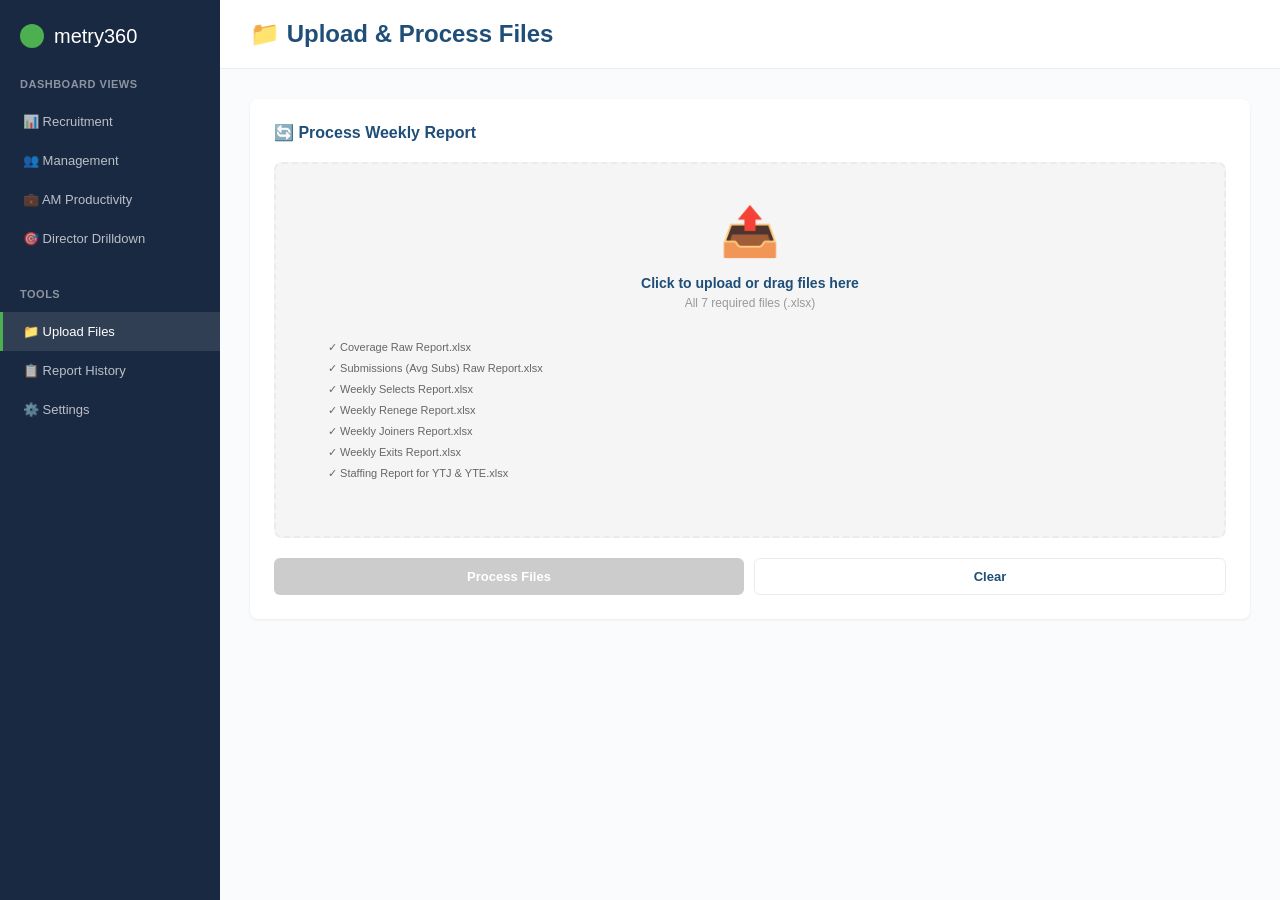
<file: upload.html>
<!DOCTYPE html>
<html lang="en">
<head>
    <meta charset="UTF-8">
    <meta name="viewport" content="width=device-width, initial-scale=1.0">
    <title>Upload Files - SOJPE C2H</title>
    <style>
        * {
            margin: 0;
            padding: 0;
            box-sizing: border-box;
        }

        :root {
            --primary-dark: #1a2942;
            --primary: #1F4E78;
            --secondary: #2E5C8A;
            --accent: #4CAF50;
            --amber: #FFC107;
            --red: #F44336;
            --gray-light: #F5F5F5;
            --gray-border: #EBEBEB;
        }

        body {
            font-family: -apple-system, BlinkMacSystemFont, 'Segoe UI', 'Roboto', sans-serif;
            background: #FAFBFC;
            color: #333;
        }

        .layout {
            display: flex;
            min-height: 100vh;
        }

        .sidebar {
            width: 220px;
            background: var(--primary-dark);
            color: white;
            padding: 24px 0;
            overflow-y: auto;
            position: fixed;
            height: 100vh;
            left: 0;
            top: 0;
        }

        .sidebar-logo {
            padding: 0 20px 30px;
            display: flex;
            align-items: center;
            gap: 10px;
            font-size: 20px;
        }

        .sidebar-logo-circle {
            width: 24px;
            height: 24px;
            background: var(--accent);
            border-radius: 50%;
        }

        .sidebar-section {
            margin-bottom: 30px;
        }

        .sidebar-section-title {
            padding: 0 20px;
            font-size: 11px;
            font-weight: 600;
            text-transform: uppercase;
            letter-spacing: 0.5px;
            color: rgba(255,255,255,0.5);
            margin-bottom: 12px;
        }

        .sidebar-item {
            padding: 12px 20px;
            cursor: pointer;
            transition: all 0.2s ease;
            font-size: 13px;
            border-left: 3px solid transparent;
            color: rgba(255,255,255,0.7);
        }

        .sidebar-item:hover {
            background: rgba(255,255,255,0.05);
            color: white;
        }

        .sidebar-item.active {
            background: rgba(255,255,255,0.1);
            color: white;
            border-left-color: var(--accent);
        }

        .main {
            margin-left: 220px;
            flex: 1;
            display: flex;
            flex-direction: column;
        }

        .header {
            background: white;
            padding: 20px 30px;
            border-bottom: 1px solid var(--gray-border);
            display: flex;
            justify-content: space-between;
            align-items: center;
        }

        .header h1 {
            font-size: 24px;
            color: var(--primary);
            font-weight: 600;
        }

        .content {
            flex: 1;
            padding: 30px;
            overflow-y: auto;
        }

        .section {
            background: white;
            border-radius: 8px;
            padding: 24px;
            margin-bottom: 30px;
            box-shadow: 0 1px 3px rgba(0,0,0,0.08);
        }

        .section h2 {
            font-size: 16px;
            color: var(--primary);
            margin-bottom: 20px;
            font-weight: 600;
            display: flex;
            align-items: center;
            gap: 10px;
        }

        .file-upload-area {
            border: 2px dashed var(--gray-border);
            border-radius: 8px;
            padding: 40px;
            text-align: center;
            cursor: pointer;
            transition: all 0.3s ease;
            background: var(--gray-light);
        }

        .file-upload-area:hover {
            border-color: var(--primary);
            background: rgba(31, 78, 120, 0.03);
        }

        .file-upload-area.dragover {
            border-color: var(--accent);
            background: rgba(76, 175, 80, 0.05);
        }

        .file-upload-area input {
            display: none;
        }

        .upload-icon {
            font-size: 48px;
            margin-bottom: 15px;
        }

        .upload-text {
            font-size: 14px;
            color: var(--primary);
            font-weight: 600;
            margin-bottom: 5px;
        }

        .upload-hint {
            font-size: 12px;
            color: #999;
            margin-bottom: 15px;
        }

        .required-files {
            background: var(--gray-light);
            padding: 12px;
            border-radius: 6px;
            margin-top: 15px;
            font-size: 11px;
            text-align: left;
            color: #666;
        }

        .required-files div {
            padding: 4px 0;
        }

        .file-list {
            margin-top: 20px;
        }

        .file-item {
            display: flex;
            justify-content: space-between;
            align-items: center;
            padding: 12px;
            background: var(--gray-light);
            border-radius: 6px;
            margin-bottom: 8px;
            font-size: 12px;
        }

        .file-item-name {
            display: flex;
            align-items: center;
            gap: 8px;
            flex: 1;
        }

        .file-item-size {
            color: #999;
            font-size: 11px;
        }

        .file-item-remove {
            color: var(--red);
            cursor: pointer;
            font-weight: 600;
            padding: 4px 8px;
        }

        .btn {
            padding: 10px 20px;
            border: none;
            border-radius: 6px;
            font-size: 13px;
            font-weight: 600;
            cursor: pointer;
            transition: all 0.2s ease;
        }

        .btn-primary {
            background: var(--accent);
            color: white;
        }

        .btn-primary:hover:not(:disabled) {
            background: #45a049;
        }

        .btn-primary:disabled {
            background: #ccc;
            cursor: not-allowed;
        }

        .btn-secondary {
            background: white;
            color: var(--primary);
            border: 1px solid var(--gray-border);
        }

        .btn-secondary:hover {
            border-color: var(--primary);
        }

        .button-group {
            display: flex;
            gap: 10px;
            margin-top: 20px;
        }

        .button-group button {
            flex: 1;
        }

        .progress-container {
            margin-top: 20px;
            display: none;
        }

        .progress-bar {
            width: 100%;
            height: 6px;
            background: var(--gray-light);
            border-radius: 3px;
            overflow: hidden;
            margin-bottom: 10px;
        }

        .progress-fill {
            height: 100%;
            background: var(--accent);
            width: 0%;
            transition: width 0.3s ease;
        }

        .progress-text {
            font-size: 12px;
            color: #666;
            text-align: center;
        }

        .status-message {
            padding: 12px;
            border-radius: 6px;
            margin-top: 15px;
            font-size: 12px;
            display: none;
        }

        .status-message.success {
            background: #E8F5E9;
            color: var(--accent);
            border-left: 4px solid var(--accent);
            display: block;
        }

        .status-message.error {
            background: #FFEBEE;
            color: var(--red);
            border-left: 4px solid var(--red);
            display: block;
        }

        .reports-table {
            width: 100%;
            border-collapse: collapse;
            font-size: 12px;
            margin-top: 15px;
        }

        .reports-table th {
            background: var(--gray-light);
            padding: 12px;
            text-align: left;
            font-weight: 600;
            color: #666;
            text-transform: uppercase;
            font-size: 10px;
            border-bottom: 1px solid var(--gray-border);
        }

        .reports-table td {
            padding: 12px;
            border-bottom: 1px solid var(--gray-border);
        }

        .reports-table tr:hover {
            background: var(--gray-light);
        }

        .report-id {
            font-weight: 600;
            color: var(--primary);
        }

        .badge {
            display: inline-block;
            padding: 4px 8px;
            border-radius: 12px;
            font-size: 10px;
            font-weight: 600;
        }

        .badge.draft {
            background: #FFF3E0;
            color: #F57F17;
        }

        .badge.approved {
            background: #E8F5E9;
            color: var(--accent);
        }

        .action-btn {
            color: var(--accent);
            cursor: pointer;
            font-weight: 600;
            margin-right: 15px;
        }

        .action-btn:hover {
            text-decoration: underline;
        }

        .settings-grid {
            display: grid;
            grid-template-columns: repeat(3, 1fr);
            gap: 15px;
            margin-top: 15px;
        }

        .setting-item {
            padding: 12px;
            background: var(--gray-light);
            border-radius: 6px;
        }

        .setting-label {
            font-size: 11px;
            font-weight: 600;
            color: #999;
            text-transform: uppercase;
            margin-bottom: 6px;
        }

        .setting-value {
            font-size: 13px;
            color: var(--primary);
            font-weight: 600;
        }

        @media (max-width: 768px) {
            .sidebar {
                width: 0;
                display: none;
            }

            .main {
                margin-left: 0;
            }

            .settings-grid {
                grid-template-columns: 1fr;
            }
        }
    </style>
</head>
<body>
    <div class="layout">
        <!-- Sidebar -->
        <div class="sidebar">
            <div class="sidebar-logo">
                <div class="sidebar-logo-circle"></div>
                <span>metry360</span>
            </div>

            <div class="sidebar-section">
                <div class="sidebar-section-title">Dashboard Views</div>
                <div class="sidebar-item" onclick="goToDashboard()">📊 Recruitment</div>
                <div class="sidebar-item">👥 Management</div>
                <div class="sidebar-item">💼 AM Productivity</div>
                <div class="sidebar-item">🎯 Director Drilldown</div>
            </div>

            <div class="sidebar-section">
                <div class="sidebar-section-title">Tools</div>
                <div class="sidebar-item active">📁 Upload Files</div>
                <div class="sidebar-item" onclick="showSection('history')">📋 Report History</div>
                <div class="sidebar-item">⚙️ Settings</div>
            </div>
        </div>

        <!-- Main Content -->
        <div class="main">
            <div class="header">
                <h1>📁 Upload & Process Files</h1>
            </div>

            <div class="content">
                <!-- Upload Section -->
                <div class="section" id="uploadSection">
                    <h2>🔄 Process Weekly Report</h2>

                    <div class="file-upload-area" id="uploadArea">
                        <div class="upload-icon">📤</div>
                        <div class="upload-text">Click to upload or drag files here</div>
                        <div class="upload-hint">All 7 required files (.xlsx)</div>
                        <input type="file" id="fileInput" multiple accept=".xlsx">
                        <div class="required-files">
                            <div>✓ Coverage Raw Report.xlsx</div>
                            <div>✓ Submissions (Avg Subs) Raw Report.xlsx</div>
                            <div>✓ Weekly Selects Report.xlsx</div>
                            <div>✓ Weekly Renege Report.xlsx</div>
                            <div>✓ Weekly Joiners Report.xlsx</div>
                            <div>✓ Weekly Exits Report.xlsx</div>
                            <div>✓ Staffing Report for YTJ & YTE.xlsx</div>
                        </div>
                    </div>

                    <div class="file-list" id="fileList"></div>

                    <div class="progress-container" id="progressContainer">
                        <div class="progress-bar">
                            <div class="progress-fill" id="progressFill"></div>
                        </div>
                        <div class="progress-text" id="progressText">Initializing...</div>
                    </div>

                    <div class="status-message" id="statusMessage"></div>

                    <div class="button-group">
                        <button class="btn btn-primary" id="processBtn" onclick="processFiles()" disabled>Process Files</button>
                        <button class="btn btn-secondary" onclick="clearFiles()">Clear</button>
                    </div>
                </div>

                <!-- Report History Section -->
                <div class="section" id="historySection" style="display: none;">
                    <h2>📋 Report History</h2>
                    <table class="reports-table">
                        <thead>
                            <tr>
                                <th>Report ID</th>
                                <th>Generated</th>
                                <th>Status</th>
                                <th>Files</th>
                                <th>Rows</th>
                                <th>Actions</th>
                            </tr>
                        </thead>
                        <tbody id="reportsList">
                            <tr>
                                <td class="report-id">SOJPE_20260621_080000</td>
                                <td>June 21, 8:00 AM</td>
                                <td><span class="badge approved">APPROVED</span></td>
                                <td>7 files</td>
                                <td>85K rows</td>
                                <td>
                                    <span class="action-btn" onclick="viewReport('20260621_080000')">View</span>
                                    <span class="action-btn" onclick="downloadFiles('20260621_080000')">Download</span>
                                </td>
                            </tr>
                            <tr>
                                <td class="report-id">SOJPE_20260620_173000</td>
                                <td>June 20, 5:30 PM</td>
                                <td><span class="badge approved">APPROVED</span></td>
                                <td>7 files</td>
                                <td>82K rows</td>
                                <td>
                                    <span class="action-btn" onclick="viewReport('20260620_173000')">View</span>
                                    <span class="action-btn" onclick="downloadFiles('20260620_173000')">Download</span>
                                </td>
                            </tr>
                            <tr>
                                <td class="report-id">SOJPE_20260620_080000</td>
                                <td>June 20, 8:00 AM</td>
                                <td><span class="badge draft">DRAFT</span></td>
                                <td>7 files</td>
                                <td>80K rows</td>
                                <td>
                                    <span class="action-btn" onclick="viewReport('20260620_080000')">View</span>
                                    <span class="action-btn" onclick="downloadFiles('20260620_080000')">Download</span>
                                </td>
                            </tr>
                        </tbody>
                    </table>
                </div>

                <!-- Settings Section -->
                <div class="section" id="settingsSection" style="display: none;">
                    <h2>⚙️ Configuration</h2>
                    <div class="settings-grid">
                        <div class="setting-item">
                            <div class="setting-label">Report Period</div>
                            <div class="setting-value">June 17-21, 2026</div>
                        </div>
                        <div class="setting-item">
                            <div class="setting-label">Working Days</div>
                            <div class="setting-value">22 days</div>
                        </div>
                        <div class="setting-item">
                            <div class="setting-label">Auto-Archive</div>
                            <div class="setting-value">Last 5 runs</div>
                        </div>
                    </div>
                </div>
            </div>
        </div>
    </div>

    <script>
        const uploadArea = document.getElementById('uploadArea');
        const fileInput = document.getElementById('fileInput');
        const fileList = document.getElementById('fileList');
        const processBtn = document.getElementById('processBtn');
        const progressContainer = document.getElementById('progressContainer');
        const progressFill = document.getElementById('progressFill');
        const progressText = document.getElementById('progressText');
        const statusMessage = document.getElementById('statusMessage');

        let selectedFiles = [];

        // File upload handlers
        uploadArea.addEventListener('click', () => fileInput.click());
        uploadArea.addEventListener('dragover', (e) => {
            e.preventDefault();
            uploadArea.classList.add('dragover');
        });
        uploadArea.addEventListener('dragleave', () => {
            uploadArea.classList.remove('dragover');
        });
        uploadArea.addEventListener('drop', (e) => {
            e.preventDefault();
            uploadArea.classList.remove('dragover');
            handleFiles(e.dataTransfer.files);
        });

        fileInput.addEventListener('change', (e) => {
            handleFiles(e.target.files);
        });

        function handleFiles(files) {
            selectedFiles = Array.from(files);
            displayFiles();
            processBtn.disabled = selectedFiles.length === 0;
        }

        function displayFiles() {
            fileList.innerHTML = '';
            selectedFiles.forEach((file, index) => {
                const item = document.createElement('div');
                item.className = 'file-item';
                item.innerHTML = `
                    <div class="file-item-name">
                        <span>✓</span>
                        <span>${file.name}</span>
                    </div>
                    <div class="file-item-size">${(file.size / 1024 / 1024).toFixed(2)} MB</div>
                    <div class="file-item-remove" onclick="removeFile(${index})">Remove</div>
                `;
                fileList.appendChild(item);
            });
        }

        function removeFile(index) {
            selectedFiles.splice(index, 1);
            displayFiles();
            processBtn.disabled = selectedFiles.length === 0;
        }

        function clearFiles() {
            selectedFiles = [];
            fileList.innerHTML = '';
            fileInput.value = '';
            processBtn.disabled = true;
            statusMessage.innerHTML = '';
            statusMessage.className = 'status-message';
        }

        function processFiles() {
            if (selectedFiles.length === 0) {
                showStatus('No files selected', 'error');
                return;
            }

            processBtn.disabled = true;
            progressContainer.style.display = 'block';
            statusMessage.innerHTML = '';

            // Simulate processing
            simulateProcessing();
        }

        function simulateProcessing() {
            let progress = 0;
            const interval = setInterval(() => {
                progress += Math.random() * 30;
                if (progress > 100) progress = 100;

                progressFill.style.width = progress + '%';

                const steps = [
                    'Validating files...',
                    'Reading coverage data...',
                    'Processing submissions...',
                    'Extracting joiners & exits...',
                    'Normalizing names (TRIM)...',
                    'Aggregating to AM level...',
                    'Computing metrics...',
                    'Creating report...',
                    'Finalizing...'
                ];

                const stepIndex = Math.floor((progress / 100) * (steps.length - 1));
                progressText.textContent = steps[stepIndex];

                if (progress >= 100) {
                    clearInterval(interval);
                    completeProcessing();
                }
            }, 500);
        }

        function completeProcessing() {
            progressText.textContent = 'Complete! ✓';
            showStatus('✓ Report generated successfully (ID: SOJPE_20260621_080001) - Ready for review', 'success');
            processBtn.disabled = false;

            // Auto-refresh report history
            setTimeout(() => {
                showSection('history');
            }, 2000);
        }

        function showStatus(message, type) {
            statusMessage.textContent = message;
            statusMessage.className = 'status-message ' + type;
        }

        function showSection(section) {
            document.getElementById('uploadSection').style.display = 'none';
            document.getElementById('historySection').style.display = 'none';
            document.getElementById('settingsSection').style.display = 'none';

            if (section === 'history') {
                document.getElementById('historySection').style.display = 'block';
            } else if (section === 'settings') {
                document.getElementById('settingsSection').style.display = 'block';
            } else {
                document.getElementById('uploadSection').style.display = 'block';
            }
        }

        function viewReport(reportId) {
            window.location.href = 'dashboard.html?report=' + reportId;
        }

        function downloadFiles(reportId) {
            alert('Downloading raw files for report: ' + reportId);
        }

        function goToDashboard() {
            window.location.href = 'dashboard.html';
        }
    </script>
</body>
</html>
</file>
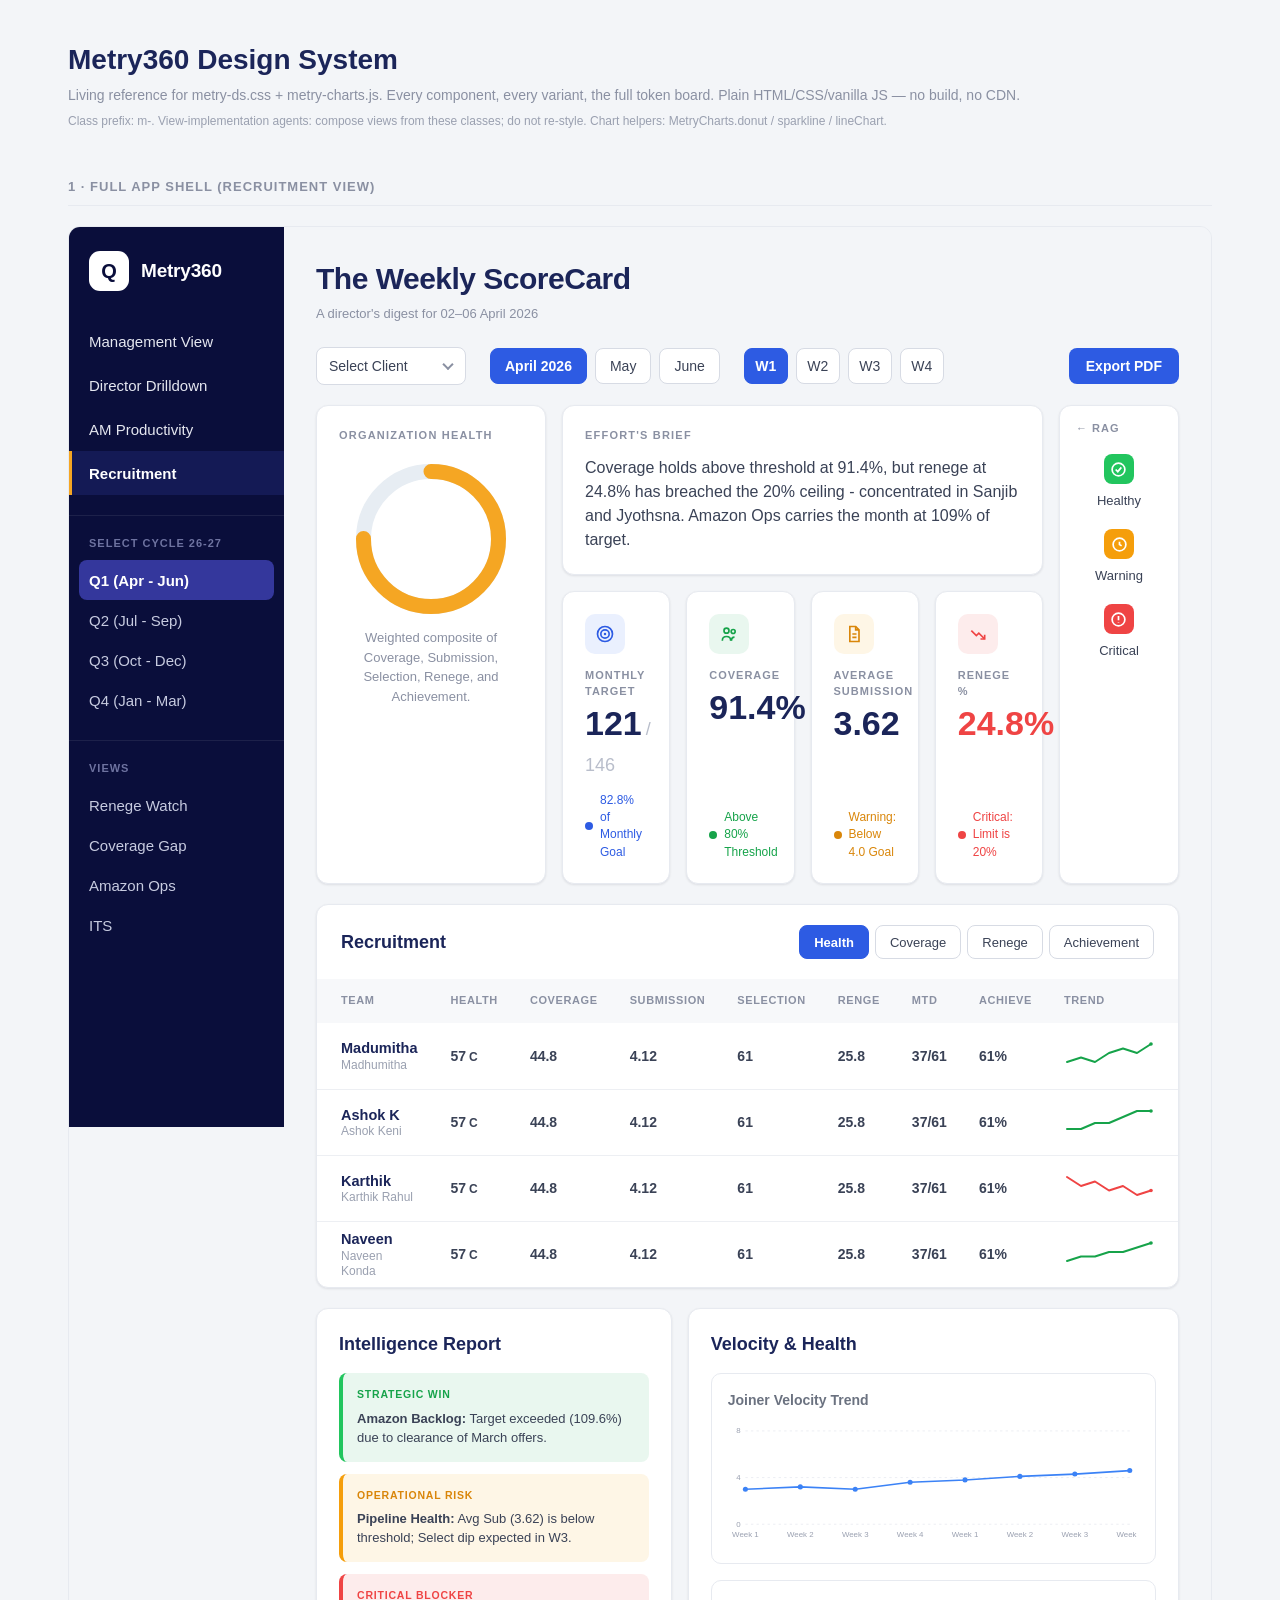
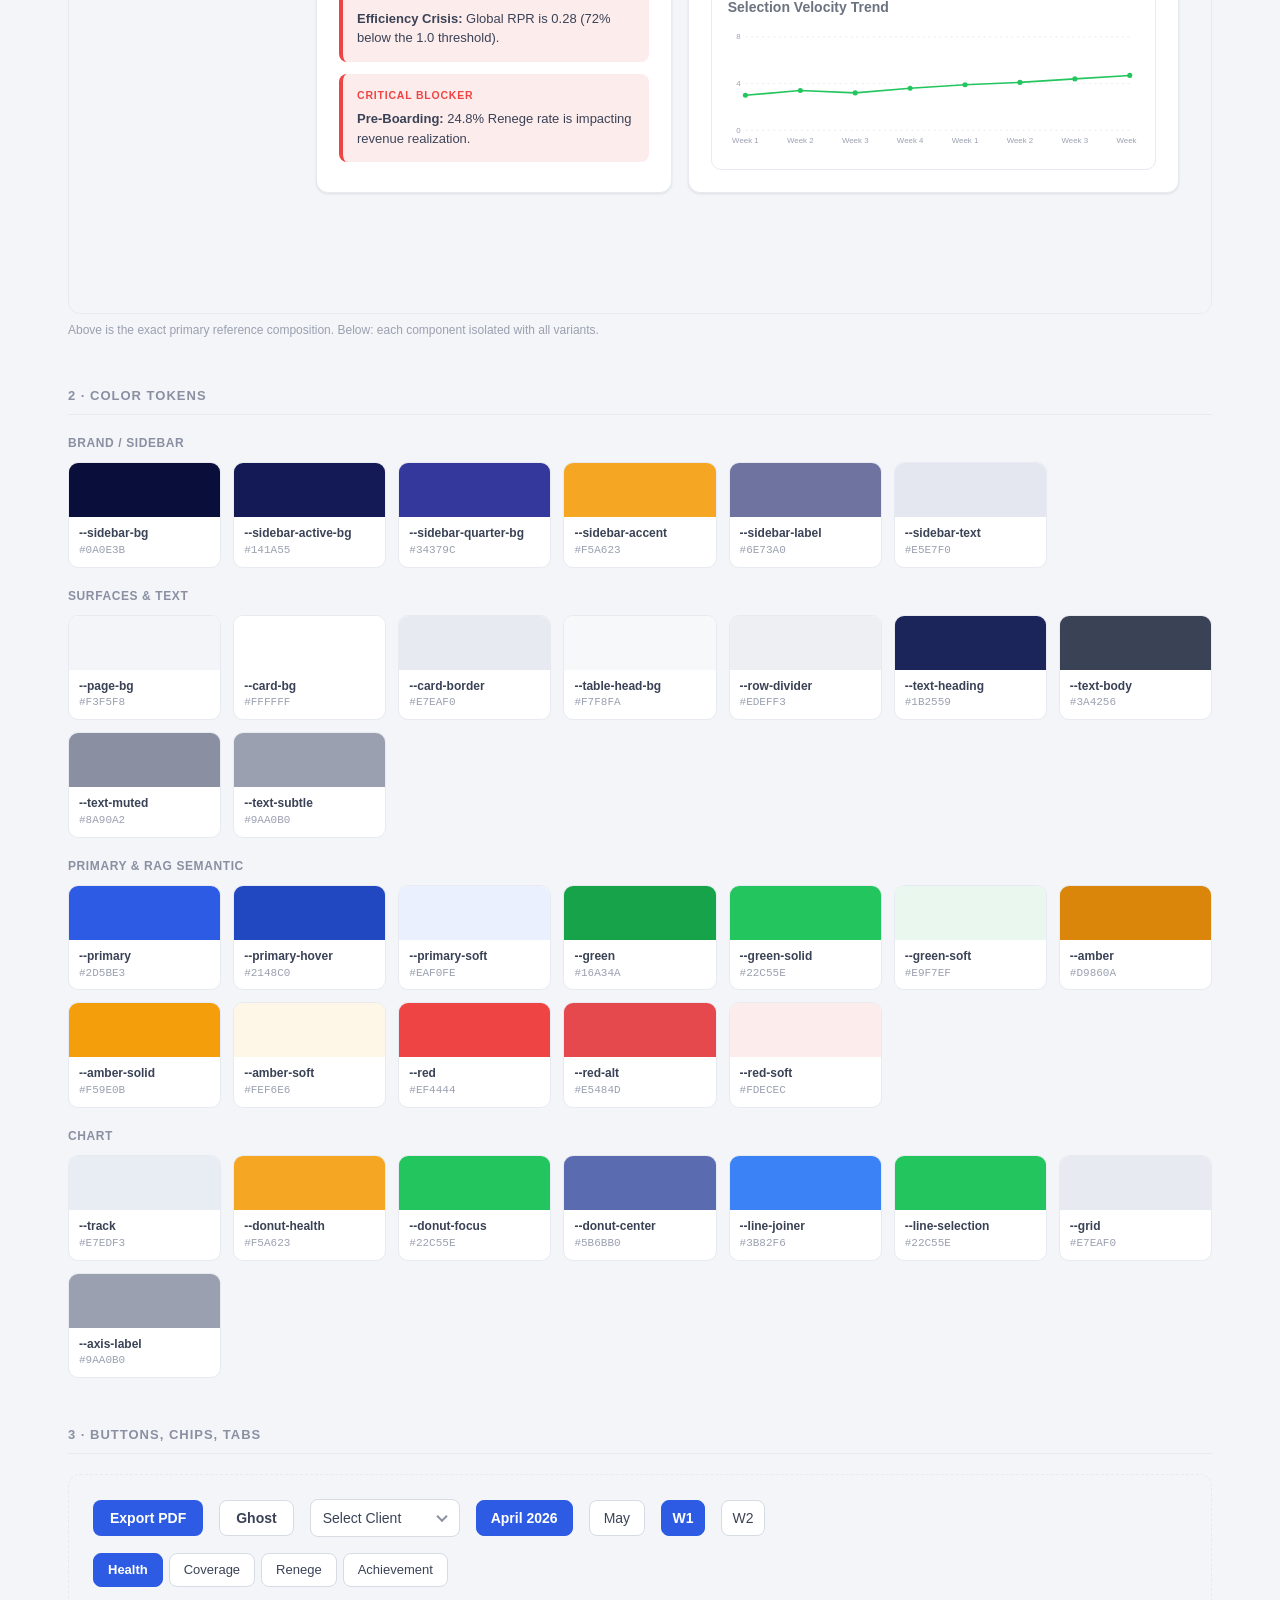
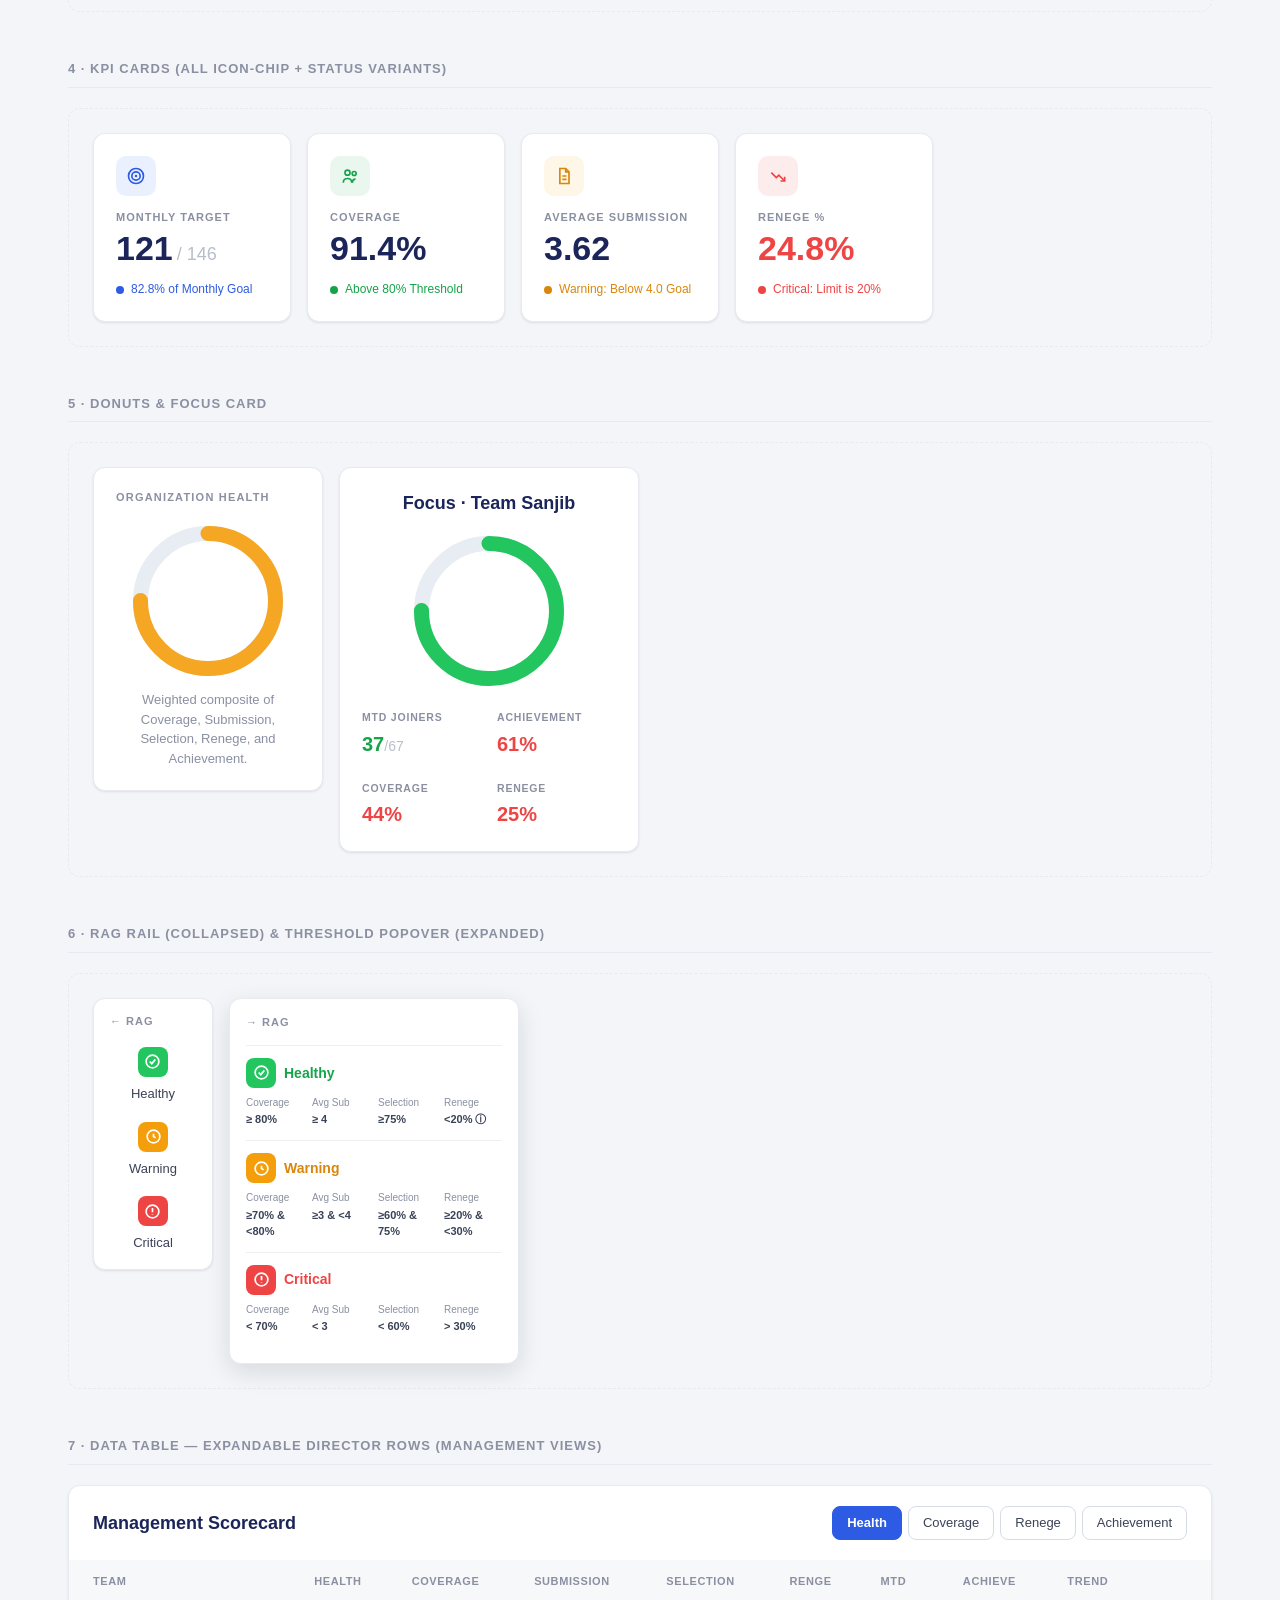
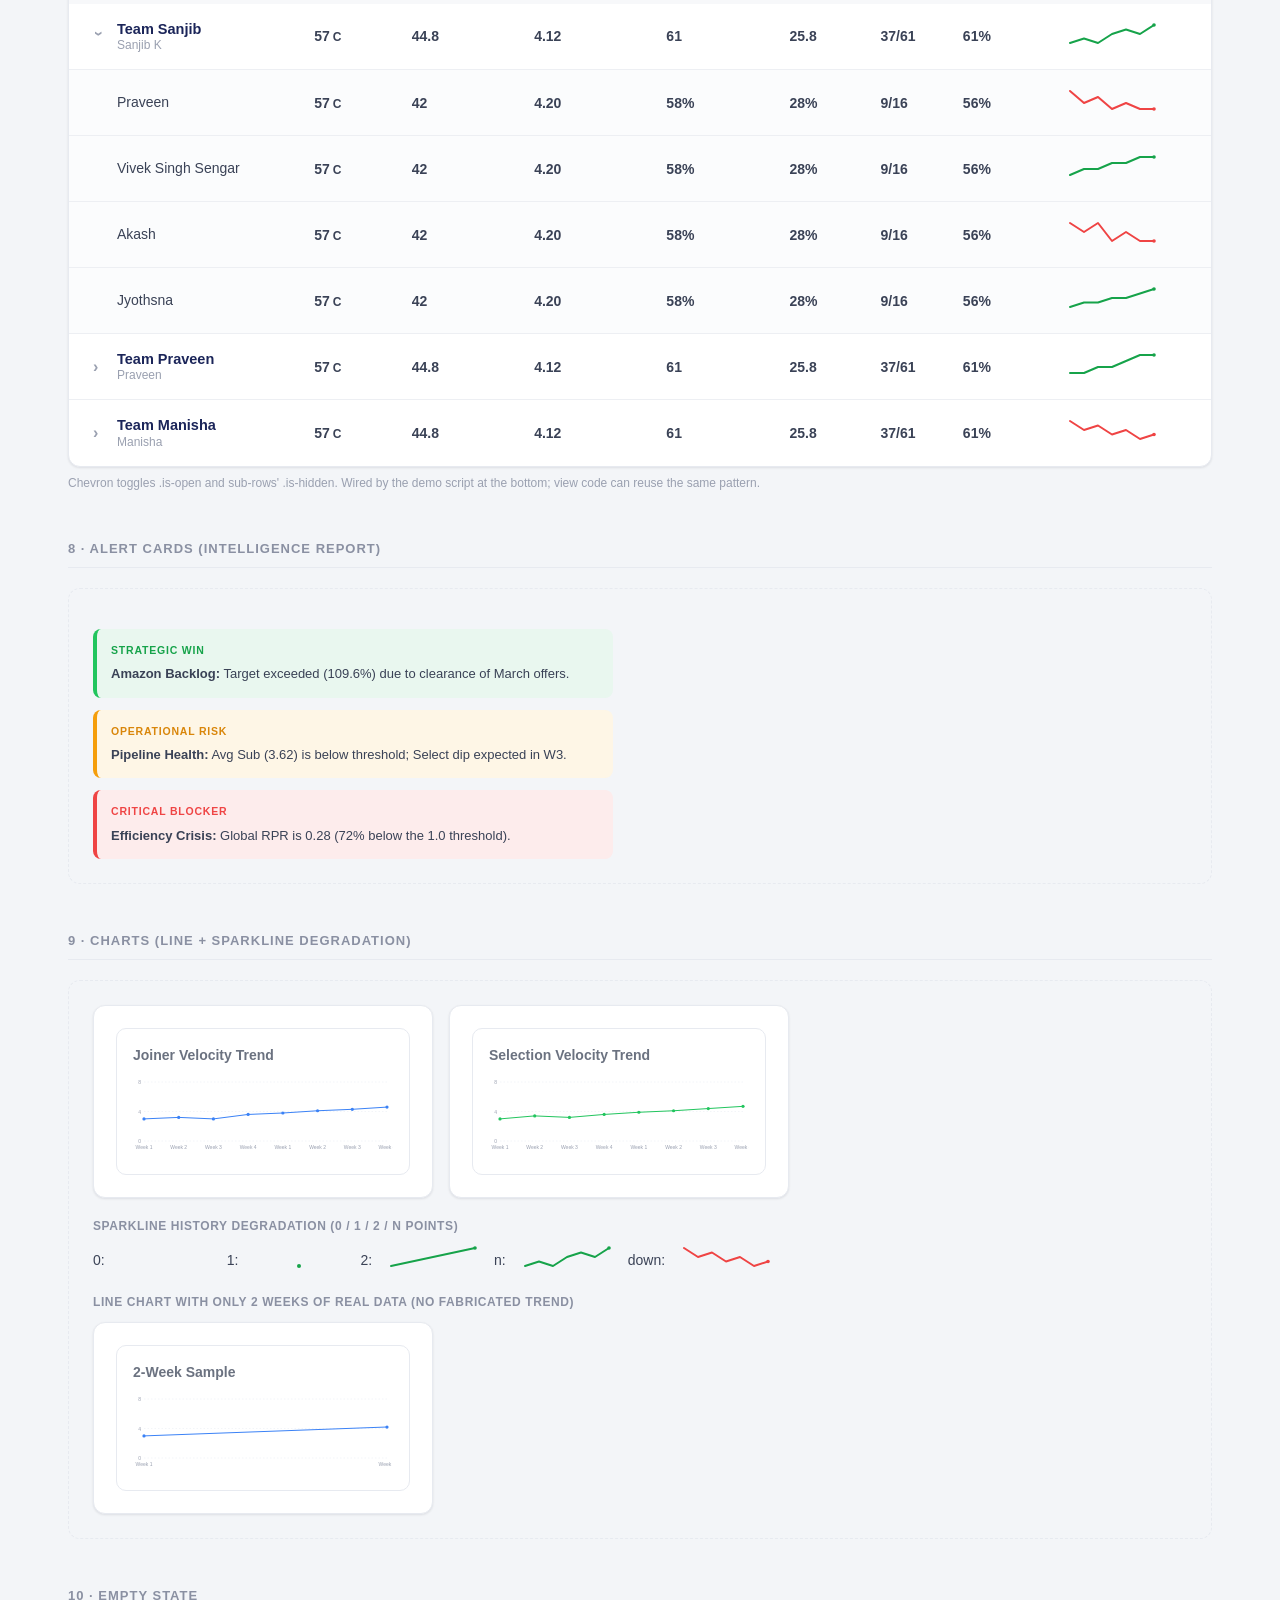
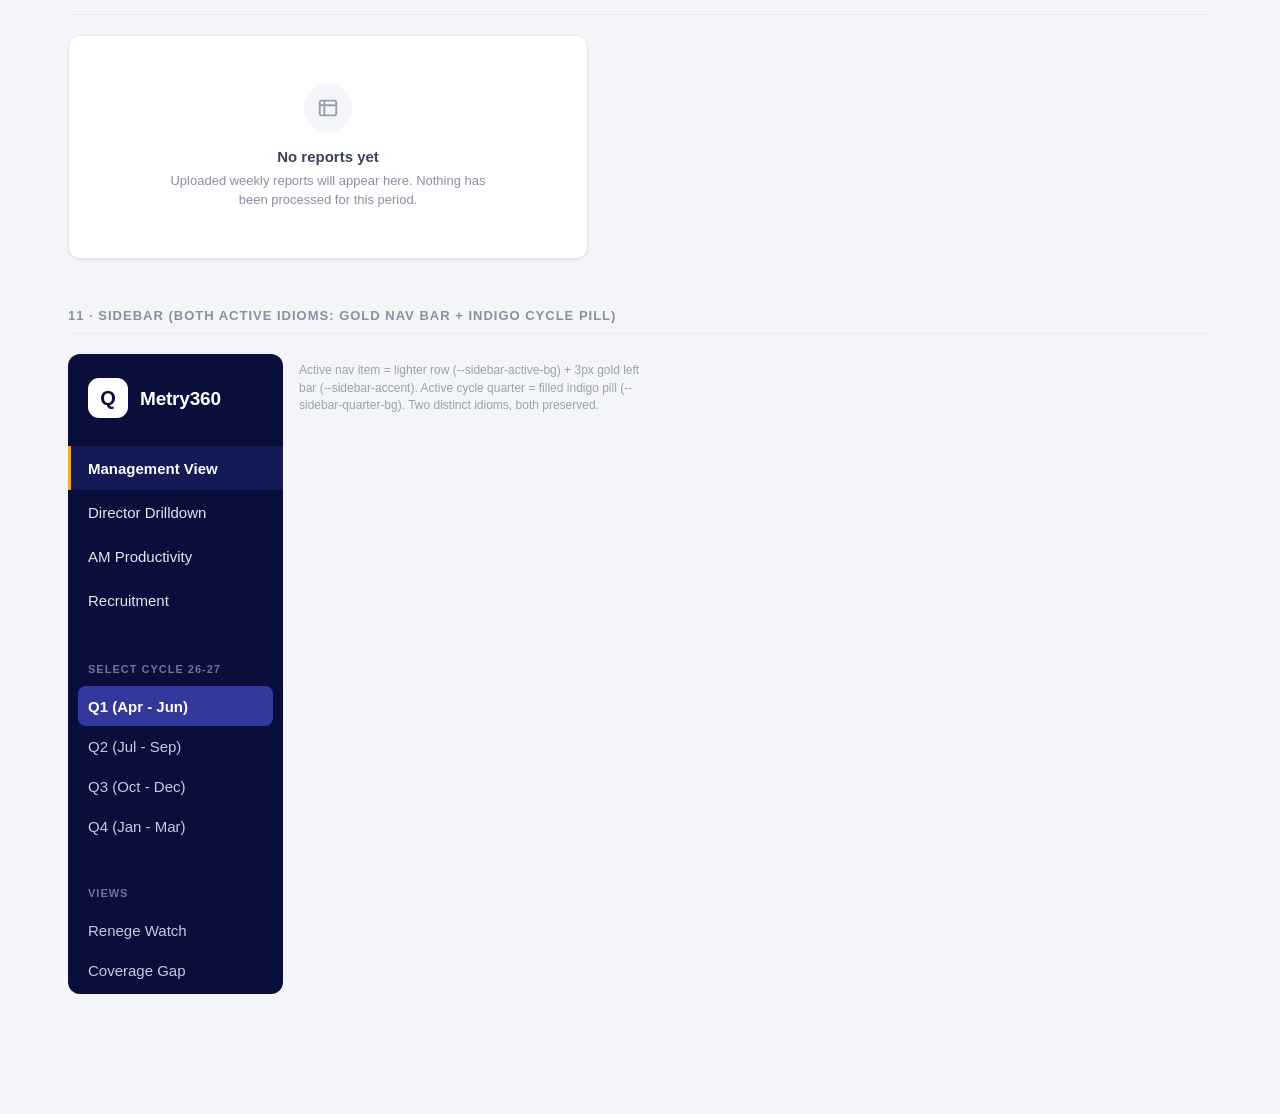
<file: public/design-system.html>
<!DOCTYPE html>
<html lang="en">
<head>
  <meta charset="UTF-8" />
  <meta name="viewport" content="width=device-width, initial-scale=1.0" />
  <title>Metry360 — Design System Reference</title>
  <link rel="stylesheet" href="./assets/metry-ds.css" />
  <style>
    /* Reference-page-only scaffolding (NOT part of the design system) */
    body { margin: 0; }
    .ref { padding: 40px 48px 120px; max-width: 1240px; margin: 0 auto; }
    .ref__h1 { font-size: 28px; font-weight: 800; color: var(--text-heading); margin: 0 0 4px; }
    .ref__lede { font-size: 14px; color: var(--text-muted); margin: 0 0 8px; }
    .ref__section { margin-top: 48px; }
    .ref__section > h2 {
      font-size: 13px; font-weight: 700; text-transform: uppercase; letter-spacing: 1px;
      color: var(--text-muted); border-bottom: 1px solid var(--card-border);
      padding-bottom: 8px; margin: 0 0 20px;
    }
    .ref__row { display: flex; flex-wrap: wrap; gap: 16px; align-items: flex-start; }
    .ref__stage {
      background: var(--page-bg); border: 1px dashed var(--card-border);
      border-radius: 12px; padding: 24px;
    }
    .ref__note { font-size: 12px; color: var(--text-subtle); margin: 8px 0 0; }
    .ref__swatches { display: grid; grid-template-columns: repeat(auto-fill, minmax(150px, 1fr)); gap: 12px; }
    .swatch { border: 1px solid var(--card-border); border-radius: 10px; overflow: hidden; background: #fff; }
    .swatch__chip { height: 54px; }
    .swatch__meta { padding: 8px 10px; }
    .swatch__name { font-size: 12px; font-weight: 600; color: var(--text-body); }
    .swatch__hex { font-size: 11px; color: var(--text-subtle); font-family: ui-monospace, monospace; }
    .ref__caption { font-size: 12px; font-weight: 600; color: var(--text-muted); margin: 0 0 10px; text-transform: uppercase; letter-spacing: 0.6px; }
    /* Simulated sidebar preview at a fixed height for the gallery */
    .ref__sidebar-preview { height: 640px; overflow: hidden; border-radius: 12px; }
    .ref__sidebar-preview .m-sidebar { position: static; height: 100%; }
  </style>
</head>
<body class="m-app">
<div class="ref">
  <h1 class="ref__h1">Metry360 Design System</h1>
  <p class="ref__lede">Living reference for <code>metry-ds.css</code> + <code>metry-charts.js</code>. Every component, every variant, the full token board. Plain HTML/CSS/vanilla JS — no build, no CDN.</p>
  <p class="ref__note">Class prefix: <code>m-</code>. View-implementation agents: compose views from these classes; do not re-style. Chart helpers: <code>MetryCharts.donut / sparkline / lineChart</code>.</p>

  <!-- ================= FULL SHELL PREVIEW ================= -->
  <section class="ref__section">
    <h2>1 · Full app shell (Recruitment view)</h2>
    <div style="border:1px solid var(--card-border); border-radius:12px; overflow:hidden;">
      <div class="m-shell">
        <!-- SIDEBAR -->
        <aside class="m-sidebar">
          <div class="m-sidebar__logo">
            <div class="m-logo-mark">Q</div>
            <div class="m-logo-word">Metry360</div>
          </div>
          <nav class="m-nav">
            <button class="m-nav__item">Management View</button>
            <button class="m-nav__item">Director Drilldown</button>
            <button class="m-nav__item">AM Productivity</button>
            <button class="m-nav__item is-active">Recruitment</button>
          </nav>
          <div class="m-sidebar__divider"></div>
          <div class="m-sidebar__label">Select Cycle 26-27</div>
          <div class="m-cycle">
            <button class="m-cycle__item is-active">Q1 (Apr - Jun)</button>
            <button class="m-cycle__item">Q2 (Jul - Sep)</button>
            <button class="m-cycle__item">Q3 (Oct - Dec)</button>
            <button class="m-cycle__item">Q4 (Jan - Mar)</button>
          </div>
          <div class="m-sidebar__divider"></div>
          <div class="m-sidebar__label">Views</div>
          <div class="m-views">
            <button class="m-views__item">Renege Watch</button>
            <button class="m-views__item">Coverage Gap</button>
            <button class="m-views__item">Amazon Ops</button>
            <button class="m-views__item">ITS</button>
          </div>
        </aside>

        <!-- CONTENT -->
        <main class="m-shell__content">
          <!-- top bar -->
          <h1 class="m-topbar__title">The Weekly ScoreCard</h1>
          <p class="m-topbar__subtitle">A director's digest for 02–06 April 2026</p>

          <!-- toolbar -->
          <div class="m-toolbar">
            <div class="m-dropdown">
              <select class="m-dropdown__select" aria-label="Select client">
                <option>Select Client</option>
                <option>Amazon</option>
                <option>Infosys</option>
              </select>
            </div>
            <div class="m-toolbar__group">
              <button class="m-chip is-active">April 2026</button>
              <button class="m-chip">May</button>
              <button class="m-chip">June</button>
            </div>
            <div class="m-toolbar__group">
              <button class="m-chip m-chip--week is-active">W1</button>
              <button class="m-chip m-chip--week">W2</button>
              <button class="m-chip m-chip--week">W3</button>
              <button class="m-chip m-chip--week">W4</button>
            </div>
            <div class="m-toolbar__spacer"></div>
            <button class="m-btn m-btn--primary">Export PDF</button>
          </div>

          <!-- KPI band -->
          <div class="m-band">
            <!-- org health -->
            <div class="m-card m-card--pad m-orghealth">
              <div class="m-eyebrow">Organization Health</div>
              <div class="m-donut m-orghealth__donut" data-donut="75" data-donut-color="var(--donut-health)">
                <div class="m-donut__center">75%</div>
              </div>
              <div class="m-orghealth__caption">Weighted composite of Coverage, Submission, Selection, Renege, and Achievement.</div>
            </div>

            <!-- center block: brief + kpis -->
            <div class="m-band__center">
              <div class="m-card m-card--pad">
                <div class="m-eyebrow">Effort's Brief</div>
                <p class="m-brief__body">Coverage holds above threshold at 91.4%, but renege at 24.8% has breached the 20% ceiling - concentrated in Sanjib and Jyothsna. Amazon Ops carries the month at 109% of target.</p>
              </div>
              <div class="m-kpis">
                <!-- KPI 1: blue -->
                <div class="m-card m-card--pad m-kpi">
                  <div class="m-kpi__icon m-kpi__icon--blue">
                    <svg viewBox="0 0 24 24" fill="none" stroke="currentColor" stroke-width="2"><circle cx="12" cy="12" r="9"/><circle cx="12" cy="12" r="5"/><circle cx="12" cy="12" r="1.5" fill="currentColor" stroke="none"/></svg>
                  </div>
                  <div class="m-kpi__label">Monthly Target</div>
                  <div class="m-kpi__value">121<span class="m-kpi__suffix">/ 146</span></div>
                  <div class="m-kpi__status m-kpi__status--blue">82.8% of Monthly Goal</div>
                </div>
                <!-- KPI 2: green -->
                <div class="m-card m-card--pad m-kpi">
                  <div class="m-kpi__icon m-kpi__icon--green">
                    <svg viewBox="0 0 24 24" fill="none" stroke="currentColor" stroke-width="2"><circle cx="9" cy="8" r="3"/><path d="M4 20c0-3 2-5 5-5s5 2 5 5"/><circle cx="17" cy="9" r="2.4"/><path d="M15 20c0-2.5 1.4-4.2 3.6-4.2"/></svg>
                  </div>
                  <div class="m-kpi__label">Coverage</div>
                  <div class="m-kpi__value">91.4%</div>
                  <div class="m-kpi__status m-kpi__status--green">Above 80% Threshold</div>
                </div>
                <!-- KPI 3: amber -->
                <div class="m-card m-card--pad m-kpi">
                  <div class="m-kpi__icon m-kpi__icon--amber">
                    <svg viewBox="0 0 24 24" fill="none" stroke="currentColor" stroke-width="2"><path d="M7 3h7l4 4v14H7z"/><path d="M14 3v4h4"/><path d="M10 12h5M10 16h5"/></svg>
                  </div>
                  <div class="m-kpi__label">Average Submission</div>
                  <div class="m-kpi__value">3.62</div>
                  <div class="m-kpi__status m-kpi__status--amber">Warning: Below 4.0 Goal</div>
                </div>
                <!-- KPI 4: red -->
                <div class="m-card m-card--pad m-kpi">
                  <div class="m-kpi__icon m-kpi__icon--red">
                    <svg viewBox="0 0 24 24" fill="none" stroke="currentColor" stroke-width="2"><path d="M4 8l6 6 3-3 7 7"/><path d="M15 18h5v-5"/></svg>
                  </div>
                  <div class="m-kpi__label">Renege %</div>
                  <div class="m-kpi__value m-kpi__value--red">24.8%</div>
                  <div class="m-kpi__status m-kpi__status--red">Critical: Limit is 20%</div>
                </div>
              </div>
            </div>

            <!-- RAG rail -->
            <div class="m-card m-rail">
              <button class="m-rail__header">&larr; RAG</button>
              <div class="m-rail__legend">
                <div class="m-rail__entry">
                  <div class="m-ragchip m-ragchip--green">
                    <svg viewBox="0 0 24 24" fill="none" stroke="currentColor" stroke-width="2.4"><circle cx="12" cy="12" r="9"/><path d="M8 12l3 3 5-6"/></svg>
                  </div>
                  <span class="m-rail__entry-label">Healthy</span>
                </div>
                <div class="m-rail__entry">
                  <div class="m-ragchip m-ragchip--amber">
                    <svg viewBox="0 0 24 24" fill="none" stroke="currentColor" stroke-width="2.4"><circle cx="12" cy="12" r="9"/><path d="M12 8v4l3 2"/></svg>
                  </div>
                  <span class="m-rail__entry-label">Warning</span>
                </div>
                <div class="m-rail__entry">
                  <div class="m-ragchip m-ragchip--red">
                    <svg viewBox="0 0 24 24" fill="none" stroke="currentColor" stroke-width="2.4"><circle cx="12" cy="12" r="9"/><path d="M12 7v6M12 16v.5"/></svg>
                  </div>
                  <span class="m-rail__entry-label">Critical</span>
                </div>
              </div>
            </div>
          </div>

          <!-- MAIN TABLE -->
          <div class="m-card m-tablecard m-section">
            <div class="m-tablecard__head">
              <h2 class="m-card__title">Recruitment</h2>
              <div class="m-tabs">
                <button class="m-tab is-active">Health</button>
                <button class="m-tab">Coverage</button>
                <button class="m-tab">Renege</button>
                <button class="m-tab">Achievement</button>
              </div>
            </div>
            <div class="m-table-scroll">
              <table class="m-table">
                <thead>
                  <tr>
                    <th>Team</th><th>Health</th><th>Coverage</th><th>Submission</th>
                    <th>Selection</th><th>Renge</th><th>MTD</th><th>Achieve</th><th>Trend</th>
                  </tr>
                </thead>
                <tbody>
                  <tr>
                    <td><div class="m-team"><div class="m-team__names"><span class="m-team__name">Madumitha</span><span class="m-team__sub">Madhumitha</span></div></div></td>
                    <td class="m-val--amber">57<span class="m-val__tag">C</span></td>
                    <td class="m-val--muted">44.8</td>
                    <td class="m-val--red">4.12</td>
                    <td class="m-val--amber">61</td>
                    <td class="m-val--green">25.8</td>
                    <td class="m-val--green">37/61</td>
                    <td class="m-val--muted">61%</td>
                    <td><span data-spark="4,5,4,6,7,6,8" data-spark-color="var(--green)"></span></td>
                  </tr>
                  <tr>
                    <td><div class="m-team"><div class="m-team__names"><span class="m-team__name">Ashok K</span><span class="m-team__sub">Ashok Keni</span></div></div></td>
                    <td class="m-val--amber">57<span class="m-val__tag">C</span></td>
                    <td class="m-val--muted">44.8</td>
                    <td class="m-val--red">4.12</td>
                    <td class="m-val--muted">61</td>
                    <td class="m-val--muted">25.8</td>
                    <td class="m-val--green">37/61</td>
                    <td class="m-val--muted">61%</td>
                    <td><span data-spark="4,4,5,5,6,7,7" data-spark-color="var(--green)"></span></td>
                  </tr>
                  <tr>
                    <td><div class="m-team"><div class="m-team__names"><span class="m-team__name">Karthik</span><span class="m-team__sub">Karthik Rahul</span></div></div></td>
                    <td class="m-val--amber">57<span class="m-val__tag">C</span></td>
                    <td class="m-val--muted">44.8</td>
                    <td class="m-val--red">4.12</td>
                    <td class="m-val--muted">61</td>
                    <td class="m-val--muted">25.8</td>
                    <td class="m-val--green">37/61</td>
                    <td class="m-val--muted">61%</td>
                    <td><span data-spark="8,6,7,5,6,4,5" data-spark-color="var(--red)"></span></td>
                  </tr>
                  <tr>
                    <td><div class="m-team"><div class="m-team__names"><span class="m-team__name">Naveen</span><span class="m-team__sub">Naveen Konda</span></div></div></td>
                    <td class="m-val--amber">57<span class="m-val__tag">C</span></td>
                    <td class="m-val--muted">44.8</td>
                    <td class="m-val--red">4.12</td>
                    <td class="m-val--muted">61</td>
                    <td class="m-val--muted">25.8</td>
                    <td class="m-val--green">37/61</td>
                    <td class="m-val--muted">61%</td>
                    <td><span data-spark="4,5,5,6,6,7,8" data-spark-color="var(--green)"></span></td>
                  </tr>
                </tbody>
              </table>
            </div>
          </div>

          <!-- BOTTOM PANELS (Recruitment = 2 cards) -->
          <div class="m-panels m-panels--2">
            <!-- Intelligence Report -->
            <div class="m-card m-card--pad">
              <h2 class="m-card__title">Intelligence Report</h2>
              <div class="m-alerts">
                <div class="m-alert m-alert--win">
                  <div class="m-alert__kicker">Strategic Win</div>
                  <p class="m-alert__body"><strong>Amazon Backlog:</strong> Target exceeded (109.6%) due to clearance of March offers.</p>
                </div>
                <div class="m-alert m-alert--risk">
                  <div class="m-alert__kicker">Operational Risk</div>
                  <p class="m-alert__body"><strong>Pipeline Health:</strong> Avg Sub (3.62) is below threshold; Select dip expected in W3.</p>
                </div>
                <div class="m-alert m-alert--blocker">
                  <div class="m-alert__kicker">Critical Blocker</div>
                  <p class="m-alert__body"><strong>Efficiency Crisis:</strong> Global RPR is 0.28 (72% below the 1.0 threshold).</p>
                </div>
                <div class="m-alert m-alert--blocker">
                  <div class="m-alert__kicker">Critical Blocker</div>
                  <p class="m-alert__body"><strong>Pre-Boarding:</strong> 24.8% Renege rate is impacting revenue realization.</p>
                </div>
              </div>
            </div>
            <!-- Velocity & Health -->
            <div class="m-card m-card--pad">
              <h2 class="m-card__title">Velocity &amp; Health</h2>
              <div class="m-charts">
                <div class="m-chart">
                  <h3 class="m-chart__title">Joiner Velocity Trend</h3>
                  <div class="m-chart__canvas" data-line="joiner"></div>
                </div>
                <div class="m-chart">
                  <h3 class="m-chart__title">Selection Velocity Trend</h3>
                  <div class="m-chart__canvas" data-line="selection"></div>
                </div>
              </div>
            </div>
          </div>
        </main>
      </div>
    </div>
    <p class="ref__note">Above is the exact primary reference composition. Below: each component isolated with all variants.</p>
  </section>

  <!-- ================= TOKENS ================= -->
  <section class="ref__section">
    <h2>2 · Color tokens</h2>
    <p class="ref__caption">Brand / sidebar</p>
    <div class="ref__swatches" id="swatch-brand"></div>
    <p class="ref__caption" style="margin-top:20px;">Surfaces &amp; text</p>
    <div class="ref__swatches" id="swatch-surface"></div>
    <p class="ref__caption" style="margin-top:20px;">Primary &amp; RAG semantic</p>
    <div class="ref__swatches" id="swatch-semantic"></div>
    <p class="ref__caption" style="margin-top:20px;">Chart</p>
    <div class="ref__swatches" id="swatch-chart"></div>
  </section>

  <!-- ================= BUTTONS / CHIPS ================= -->
  <section class="ref__section">
    <h2>3 · Buttons, chips, tabs</h2>
    <div class="ref__stage">
      <div class="ref__row" style="align-items:center;">
        <button class="m-btn m-btn--primary">Export PDF</button>
        <button class="m-btn m-btn--ghost">Ghost</button>
        <div class="m-dropdown"><select class="m-dropdown__select"><option>Select Client</option></select></div>
        <button class="m-chip is-active">April 2026</button>
        <button class="m-chip">May</button>
        <button class="m-chip m-chip--week is-active">W1</button>
        <button class="m-chip m-chip--week">W2</button>
      </div>
      <div class="ref__row" style="margin-top:16px;">
        <div class="m-tabs">
          <button class="m-tab is-active">Health</button>
          <button class="m-tab">Coverage</button>
          <button class="m-tab">Renege</button>
          <button class="m-tab">Achievement</button>
        </div>
      </div>
    </div>
  </section>

  <!-- ================= KPI CARDS ================= -->
  <section class="ref__section">
    <h2>4 · KPI cards (all icon-chip + status variants)</h2>
    <div class="ref__stage">
      <div class="m-kpis" style="max-width:840px;">
        <div class="m-card m-card--pad m-kpi">
          <div class="m-kpi__icon m-kpi__icon--blue"><svg viewBox="0 0 24 24" fill="none" stroke="currentColor" stroke-width="2"><circle cx="12" cy="12" r="9"/><circle cx="12" cy="12" r="5"/><circle cx="12" cy="12" r="1.5" fill="currentColor" stroke="none"/></svg></div>
          <div class="m-kpi__label">Monthly Target</div>
          <div class="m-kpi__value">121<span class="m-kpi__suffix">/ 146</span></div>
          <div class="m-kpi__status m-kpi__status--blue">82.8% of Monthly Goal</div>
        </div>
        <div class="m-card m-card--pad m-kpi">
          <div class="m-kpi__icon m-kpi__icon--green"><svg viewBox="0 0 24 24" fill="none" stroke="currentColor" stroke-width="2"><circle cx="9" cy="8" r="3"/><path d="M4 20c0-3 2-5 5-5s5 2 5 5"/><circle cx="17" cy="9" r="2.4"/><path d="M15 20c0-2.5 1.4-4.2 3.6-4.2"/></svg></div>
          <div class="m-kpi__label">Coverage</div>
          <div class="m-kpi__value">91.4%</div>
          <div class="m-kpi__status m-kpi__status--green">Above 80% Threshold</div>
        </div>
        <div class="m-card m-card--pad m-kpi">
          <div class="m-kpi__icon m-kpi__icon--amber"><svg viewBox="0 0 24 24" fill="none" stroke="currentColor" stroke-width="2"><path d="M7 3h7l4 4v14H7z"/><path d="M14 3v4h4"/><path d="M10 12h5M10 16h5"/></svg></div>
          <div class="m-kpi__label">Average Submission</div>
          <div class="m-kpi__value">3.62</div>
          <div class="m-kpi__status m-kpi__status--amber">Warning: Below 4.0 Goal</div>
        </div>
        <div class="m-card m-card--pad m-kpi">
          <div class="m-kpi__icon m-kpi__icon--red"><svg viewBox="0 0 24 24" fill="none" stroke="currentColor" stroke-width="2"><path d="M4 8l6 6 3-3 7 7"/><path d="M15 18h5v-5"/></svg></div>
          <div class="m-kpi__label">Renege %</div>
          <div class="m-kpi__value m-kpi__value--red">24.8%</div>
          <div class="m-kpi__status m-kpi__status--red">Critical: Limit is 20%</div>
        </div>
      </div>
    </div>
  </section>

  <!-- ================= DONUTS + FOCUS ================= -->
  <section class="ref__section">
    <h2>5 · Donuts &amp; focus card</h2>
    <div class="ref__stage">
      <div class="ref__row">
        <div class="m-card m-card--pad m-orghealth" style="width:230px;">
          <div class="m-eyebrow">Organization Health</div>
          <div class="m-donut m-orghealth__donut" data-donut="75" data-donut-color="var(--donut-health)"><div class="m-donut__center">75%</div></div>
          <div class="m-orghealth__caption">Weighted composite of Coverage, Submission, Selection, Renege, and Achievement.</div>
        </div>
        <div class="m-card m-card--pad m-focus" style="width:300px;">
          <h3 class="m-focus__title">Focus · Team Sanjib</h3>
          <div class="m-donut m-focus__donut" data-donut="75" data-donut-color="var(--donut-focus)"><div class="m-donut__center">75%</div></div>
          <div class="m-focus__grid">
            <div class="m-minikpi"><span class="m-minikpi__label">MTD Joiners</span><span class="m-minikpi__value m-minikpi__value--green">37<span class="m-minikpi__suffix">/67</span></span></div>
            <div class="m-minikpi"><span class="m-minikpi__label">Achievement</span><span class="m-minikpi__value m-minikpi__value--red">61%</span></div>
            <div class="m-minikpi"><span class="m-minikpi__label">Coverage</span><span class="m-minikpi__value m-minikpi__value--red">44%</span></div>
            <div class="m-minikpi"><span class="m-minikpi__label">Renege</span><span class="m-minikpi__value m-minikpi__value--red">25%</span></div>
          </div>
        </div>
      </div>
    </div>
  </section>

  <!-- ================= RAG RAIL + POPOVER ================= -->
  <section class="ref__section">
    <h2>6 · RAG rail (collapsed) &amp; threshold popover (expanded)</h2>
    <div class="ref__stage">
      <div class="ref__row">
        <div class="m-card m-rail" style="width:120px;">
          <button class="m-rail__header">&larr; RAG</button>
          <div class="m-rail__legend">
            <div class="m-rail__entry"><div class="m-ragchip m-ragchip--green"><svg viewBox="0 0 24 24" fill="none" stroke="currentColor" stroke-width="2.4"><circle cx="12" cy="12" r="9"/><path d="M8 12l3 3 5-6"/></svg></div><span class="m-rail__entry-label">Healthy</span></div>
            <div class="m-rail__entry"><div class="m-ragchip m-ragchip--amber"><svg viewBox="0 0 24 24" fill="none" stroke="currentColor" stroke-width="2.4"><circle cx="12" cy="12" r="9"/><path d="M12 8v4l3 2"/></svg></div><span class="m-rail__entry-label">Warning</span></div>
            <div class="m-rail__entry"><div class="m-ragchip m-ragchip--red"><svg viewBox="0 0 24 24" fill="none" stroke="currentColor" stroke-width="2.4"><circle cx="12" cy="12" r="9"/><path d="M12 7v6M12 16v.5"/></svg></div><span class="m-rail__entry-label">Critical</span></div>
          </div>
        </div>

        <div class="m-ragpop">
          <div class="m-ragpop__header">&rarr; RAG</div>
          <div class="m-ragpop__row">
            <div class="m-ragpop__rowhead"><div class="m-ragchip m-ragchip--green"><svg viewBox="0 0 24 24" fill="none" stroke="currentColor" stroke-width="2.4"><circle cx="12" cy="12" r="9"/><path d="M8 12l3 3 5-6"/></svg></div><span class="m-ragpop__rowtitle m-ragpop__rowtitle--green">Healthy</span></div>
            <div class="m-ragpop__grid">
              <div><div class="m-ragpop__metric-label">Coverage</div><div class="m-ragpop__metric-value">&ge; 80%</div></div>
              <div><div class="m-ragpop__metric-label">Avg Sub</div><div class="m-ragpop__metric-value">&ge; 4</div></div>
              <div><div class="m-ragpop__metric-label">Selection</div><div class="m-ragpop__metric-value">&ge;75%</div></div>
              <div><div class="m-ragpop__metric-label">Renege</div><div class="m-ragpop__metric-value">&lt;20% &#9432;</div></div>
            </div>
          </div>
          <div class="m-ragpop__row">
            <div class="m-ragpop__rowhead"><div class="m-ragchip m-ragchip--amber"><svg viewBox="0 0 24 24" fill="none" stroke="currentColor" stroke-width="2.4"><circle cx="12" cy="12" r="9"/><path d="M12 8v4l3 2"/></svg></div><span class="m-ragpop__rowtitle m-ragpop__rowtitle--amber">Warning</span></div>
            <div class="m-ragpop__grid">
              <div><div class="m-ragpop__metric-label">Coverage</div><div class="m-ragpop__metric-value">&ge;70% &amp; &lt;80%</div></div>
              <div><div class="m-ragpop__metric-label">Avg Sub</div><div class="m-ragpop__metric-value">&ge;3 &amp; &lt;4</div></div>
              <div><div class="m-ragpop__metric-label">Selection</div><div class="m-ragpop__metric-value">&ge;60% &amp; 75%</div></div>
              <div><div class="m-ragpop__metric-label">Renege</div><div class="m-ragpop__metric-value">&ge;20% &amp; &lt;30%</div></div>
            </div>
          </div>
          <div class="m-ragpop__row">
            <div class="m-ragpop__rowhead"><div class="m-ragchip m-ragchip--red"><svg viewBox="0 0 24 24" fill="none" stroke="currentColor" stroke-width="2.4"><circle cx="12" cy="12" r="9"/><path d="M12 7v6M12 16v.5"/></svg></div><span class="m-ragpop__rowtitle m-ragpop__rowtitle--red">Critical</span></div>
            <div class="m-ragpop__grid">
              <div><div class="m-ragpop__metric-label">Coverage</div><div class="m-ragpop__metric-value">&lt; 70%</div></div>
              <div><div class="m-ragpop__metric-label">Avg Sub</div><div class="m-ragpop__metric-value">&lt; 3</div></div>
              <div><div class="m-ragpop__metric-label">Selection</div><div class="m-ragpop__metric-value">&lt; 60%</div></div>
              <div><div class="m-ragpop__metric-label">Renege</div><div class="m-ragpop__metric-value">&gt; 30%</div></div>
            </div>
          </div>
        </div>
      </div>
    </div>
  </section>

  <!-- ================= TABLE WITH EXPANDABLE ROWS ================= -->
  <section class="ref__section">
    <h2>7 · Data table — expandable director rows (management views)</h2>
    <div class="m-card m-tablecard">
      <div class="m-tablecard__head">
        <h2 class="m-card__title">Management Scorecard</h2>
        <div class="m-tabs"><button class="m-tab is-active">Health</button><button class="m-tab">Coverage</button><button class="m-tab">Renege</button><button class="m-tab">Achievement</button></div>
      </div>
      <div class="m-table-scroll">
        <table class="m-table">
          <thead><tr><th>Team</th><th>Health</th><th>Coverage</th><th>Submission</th><th>Selection</th><th>Renge</th><th>MTD</th><th>Achieve</th><th>Trend</th></tr></thead>
          <tbody>
            <tr data-expand="sanjib">
              <td><div class="m-team"><span class="m-team__chevron is-open" role="button" aria-label="Collapse">&rsaquo;</span><div class="m-team__names"><span class="m-team__name">Team Sanjib</span><span class="m-team__sub">Sanjib K</span></div></div></td>
              <td class="m-val--amber">57<span class="m-val__tag">C</span></td><td class="m-val--muted">44.8</td><td class="m-val--red">4.12</td><td class="m-val--amber">61</td><td class="m-val--green">25.8</td><td class="m-val--green">37/61</td><td class="m-val--muted">61%</td><td><span data-spark="4,5,4,6,7,6,8" data-spark-color="var(--green)"></span></td>
            </tr>
            <tr class="m-subrow" data-child="sanjib">
              <td><div class="m-team"><div class="m-team__names"><span class="m-team__name">Praveen</span></div></div></td>
              <td class="m-val--amber">57<span class="m-val__tag">C</span></td><td class="m-val--muted">42</td><td class="m-val--red">4.20</td><td class="m-val--amber">58%</td><td class="m-val--muted">28%</td><td class="m-val--green">9/16</td><td class="m-val--amber">56%</td><td><span data-spark="7,5,6,4,5,4,4" data-spark-color="var(--red)"></span></td>
            </tr>
            <tr class="m-subrow" data-child="sanjib">
              <td><div class="m-team"><div class="m-team__names"><span class="m-team__name">Vivek Singh Sengar</span></div></div></td>
              <td class="m-val--amber">57<span class="m-val__tag">C</span></td><td class="m-val--red">42</td><td class="m-val--muted">4.20</td><td class="m-val--muted">58%</td><td class="m-val--red">28%</td><td class="m-val--green">9/16</td><td class="m-val--muted">56%</td><td><span data-spark="4,5,5,6,6,7,7" data-spark-color="var(--green)"></span></td>
            </tr>
            <tr class="m-subrow" data-child="sanjib">
              <td><div class="m-team"><div class="m-team__names"><span class="m-team__name">Akash</span></div></div></td>
              <td class="m-val--muted">57<span class="m-val__tag">C</span></td><td class="m-val--muted">42</td><td class="m-val--red">4.20</td><td class="m-val--muted">58%</td><td class="m-val--muted">28%</td><td class="m-val--green">9/16</td><td class="m-val--amber">56%</td><td><span data-spark="6,5,6,4,5,4,4" data-spark-color="var(--red)"></span></td>
            </tr>
            <tr class="m-subrow" data-child="sanjib">
              <td><div class="m-team"><div class="m-team__names"><span class="m-team__name">Jyothsna</span></div></div></td>
              <td class="m-val--amber">57<span class="m-val__tag">C</span></td><td class="m-val--muted">42</td><td class="m-val--red">4.20</td><td class="m-val--muted">58%</td><td class="m-val--muted">28%</td><td class="m-val--green">9/16</td><td class="m-val--muted">56%</td><td><span data-spark="4,5,5,6,6,7,8" data-spark-color="var(--green)"></span></td>
            </tr>
            <tr data-expand="praveen">
              <td><div class="m-team"><span class="m-team__chevron" role="button" aria-label="Expand">&rsaquo;</span><div class="m-team__names"><span class="m-team__name">Team Praveen</span><span class="m-team__sub">Praveen</span></div></div></td>
              <td class="m-val--amber">57<span class="m-val__tag">C</span></td><td class="m-val--muted">44.8</td><td class="m-val--red">4.12</td><td class="m-val--muted">61</td><td class="m-val--muted">25.8</td><td class="m-val--green">37/61</td><td class="m-val--muted">61%</td><td><span data-spark="4,4,5,5,6,7,7" data-spark-color="var(--green)"></span></td>
            </tr>
            <tr data-expand="manisha">
              <td><div class="m-team"><span class="m-team__chevron" role="button" aria-label="Expand">&rsaquo;</span><div class="m-team__names"><span class="m-team__name">Team Manisha</span><span class="m-team__sub">Manisha</span></div></div></td>
              <td class="m-val--amber">57<span class="m-val__tag">C</span></td><td class="m-val--muted">44.8</td><td class="m-val--red">4.12</td><td class="m-val--muted">61</td><td class="m-val--muted">25.8</td><td class="m-val--green">37/61</td><td class="m-val--muted">61%</td><td><span data-spark="8,6,7,5,6,4,5" data-spark-color="var(--red)"></span></td>
            </tr>
          </tbody>
        </table>
      </div>
    </div>
    <p class="ref__note">Chevron toggles <code>.is-open</code> and sub-rows' <code>.is-hidden</code>. Wired by the demo script at the bottom; view code can reuse the same pattern.</p>
  </section>

  <!-- ================= ALERTS ================= -->
  <section class="ref__section">
    <h2>8 · Alert cards (Intelligence Report)</h2>
    <div class="ref__stage">
      <div class="m-alerts" style="max-width:520px;">
        <div class="m-alert m-alert--win"><div class="m-alert__kicker">Strategic Win</div><p class="m-alert__body"><strong>Amazon Backlog:</strong> Target exceeded (109.6%) due to clearance of March offers.</p></div>
        <div class="m-alert m-alert--risk"><div class="m-alert__kicker">Operational Risk</div><p class="m-alert__body"><strong>Pipeline Health:</strong> Avg Sub (3.62) is below threshold; Select dip expected in W3.</p></div>
        <div class="m-alert m-alert--blocker"><div class="m-alert__kicker">Critical Blocker</div><p class="m-alert__body"><strong>Efficiency Crisis:</strong> Global RPR is 0.28 (72% below the 1.0 threshold).</p></div>
      </div>
    </div>
  </section>

  <!-- ================= CHARTS ================= -->
  <section class="ref__section">
    <h2>9 · Charts (line + sparkline degradation)</h2>
    <div class="ref__stage">
      <div class="ref__row">
        <div class="m-card m-card--pad" style="width:340px;">
          <div class="m-chart"><h3 class="m-chart__title">Joiner Velocity Trend</h3><div class="m-chart__canvas" data-line="joiner"></div></div>
        </div>
        <div class="m-card m-card--pad" style="width:340px;">
          <div class="m-chart"><h3 class="m-chart__title">Selection Velocity Trend</h3><div class="m-chart__canvas" data-line="selection"></div></div>
        </div>
      </div>
      <p class="ref__caption" style="margin-top:20px;">Sparkline history degradation (0 / 1 / 2 / n points)</p>
      <div class="ref__row" style="align-items:center;">
        <span>0:</span><span data-spark="" data-spark-color="var(--green)" style="width:90px;display:inline-block;"></span>
        <span>1:</span><span data-spark="5" data-spark-color="var(--green)" style="width:90px;display:inline-block;"></span>
        <span>2:</span><span data-spark="3,6" data-spark-color="var(--green)" style="width:90px;display:inline-block;"></span>
        <span>n:</span><span data-spark="4,5,4,6,7,6,8" data-spark-color="var(--green)" style="width:90px;display:inline-block;"></span>
        <span>down:</span><span data-spark="8,6,7,5,6,4,5" data-spark-color="var(--red)" style="width:90px;display:inline-block;"></span>
      </div>
      <p class="ref__caption" style="margin-top:20px;">Line chart with only 2 weeks of real data (no fabricated trend)</p>
      <div class="m-card m-card--pad" style="width:340px;">
        <div class="m-chart"><h3 class="m-chart__title">2-Week Sample</h3><div class="m-chart__canvas" data-line="twoweek"></div></div>
      </div>
    </div>
  </section>

  <!-- ================= EMPTY STATE ================= -->
  <section class="ref__section">
    <h2>10 · Empty state</h2>
    <div class="m-card" style="max-width:520px;">
      <div class="m-empty">
        <div class="m-empty__icon"><svg width="22" height="22" viewBox="0 0 24 24" fill="none" stroke="currentColor" stroke-width="2"><rect x="3" y="4" width="18" height="16" rx="2"/><path d="M3 9h18M8 4v16"/></svg></div>
        <p class="m-empty__title">No reports yet</p>
        <p class="m-empty__text">Uploaded weekly reports will appear here. Nothing has been processed for this period.</p>
      </div>
    </div>
  </section>

  <!-- ================= SIDEBAR ISOLATED ================= -->
  <section class="ref__section">
    <h2>11 · Sidebar (both active idioms: gold nav bar + indigo cycle pill)</h2>
    <div class="ref__row">
      <div class="ref__sidebar-preview" style="width:215px;">
        <aside class="m-sidebar">
          <div class="m-sidebar__logo"><div class="m-logo-mark">Q</div><div class="m-logo-word">Metry360</div></div>
          <nav class="m-nav">
            <button class="m-nav__item is-active">Management View</button>
            <button class="m-nav__item">Director Drilldown</button>
            <button class="m-nav__item">AM Productivity</button>
            <button class="m-nav__item">Recruitment</button>
          </nav>
          <div class="m-sidebar__divider"></div>
          <div class="m-sidebar__label">Select Cycle 26-27</div>
          <div class="m-cycle">
            <button class="m-cycle__item is-active">Q1 (Apr - Jun)</button>
            <button class="m-cycle__item">Q2 (Jul - Sep)</button>
            <button class="m-cycle__item">Q3 (Oct - Dec)</button>
            <button class="m-cycle__item">Q4 (Jan - Mar)</button>
          </div>
          <div class="m-sidebar__divider"></div>
          <div class="m-sidebar__label">Views</div>
          <div class="m-views">
            <button class="m-views__item">Renege Watch</button>
            <button class="m-views__item">Coverage Gap</button>
            <button class="m-views__item">Amazon Ops</button>
            <button class="m-views__item">ITS</button>
          </div>
        </aside>
      </div>
      <p class="ref__note" style="max-width:360px;">Active nav item = lighter row (<code>--sidebar-active-bg</code>) + 3px gold left bar (<code>--sidebar-accent</code>). Active cycle quarter = filled indigo pill (<code>--sidebar-quarter-bg</code>). Two distinct idioms, both preserved.</p>
    </div>
  </section>

</div>

<script src="./assets/metry-charts.js"></script>
<script>
  // Resolve a CSS var reference like "var(--green)" to its computed value.
  function cssVal(ref) {
    if (!ref) return undefined;
    var m = /^var\((--[a-z0-9-]+)\)$/i.exec(ref.trim());
    if (m) return getComputedStyle(document.documentElement).getPropertyValue(m[1]).trim();
    return ref;
  }

  // ---- Render all donuts ----
  document.querySelectorAll("[data-donut]").forEach(function (node) {
    var pct = Number(node.getAttribute("data-donut"));
    var color = cssVal(node.getAttribute("data-donut-color")) || undefined;
    // donut helper preserves an existing .m-donut__center overlay
    MetryCharts.donut(node, pct, color, { size: 150, thickness: 15 });
  });

  // ---- Render all sparklines ----
  document.querySelectorAll("[data-spark]").forEach(function (node) {
    var raw = node.getAttribute("data-spark");
    var vals = raw ? raw.split(",").map(Number) : [];
    var color = cssVal(node.getAttribute("data-spark-color")) || undefined;
    MetryCharts.sparkline(node, vals, color, { width: 90, height: 24 });
  });

  // ---- Render line charts ----
  var weekLabels8 = ["Week 1","Week 2","Week 3","Week 4","Week 1","Week 2","Week 3","Week 4"];
  var lineDefs = {
    joiner:    { series:[{ values:[3,3.2,3,3.6,3.8,4.1,4.3,4.6], color: cssVal("var(--line-joiner)") }], labels: weekLabels8, yMax:8, yTicks:[0,4,8] },
    selection: { series:[{ values:[3,3.4,3.2,3.6,3.9,4.1,4.4,4.7], color: cssVal("var(--line-selection)") }], labels: weekLabels8, yMax:8, yTicks:[0,4,8] },
    twoweek:   { series:[{ values:[3,4.2], color: cssVal("var(--line-joiner)") }], labels:["Week 1","Week 2"], yMax:8, yTicks:[0,4,8] }
  };
  document.querySelectorAll("[data-line]").forEach(function (node) {
    var def = lineDefs[node.getAttribute("data-line")];
    if (def) MetryCharts.lineChart(node, def);
  });

  // ---- Expandable rows demo ----
  document.querySelectorAll("[data-expand]").forEach(function (row) {
    var key = row.getAttribute("data-expand");
    var chevron = row.querySelector(".m-team__chevron");
    var children = document.querySelectorAll('[data-child="' + key + '"]');
    // default-collapse everything except the pre-opened one
    var open = chevron && chevron.classList.contains("is-open");
    children.forEach(function (c) { if (!open) c.classList.add("is-hidden"); });
    if (chevron) {
      chevron.addEventListener("click", function () {
        var nowOpen = chevron.classList.toggle("is-open");
        children.forEach(function (c) { c.classList.toggle("is-hidden", !nowOpen); });
      });
    }
  });

  // ---- Token swatch board ----
  var swatches = {
    "swatch-brand": ["--sidebar-bg","--sidebar-active-bg","--sidebar-quarter-bg","--sidebar-accent","--sidebar-label","--sidebar-text"],
    "swatch-surface": ["--page-bg","--card-bg","--card-border","--table-head-bg","--row-divider","--text-heading","--text-body","--text-muted","--text-subtle"],
    "swatch-semantic": ["--primary","--primary-hover","--primary-soft","--green","--green-solid","--green-soft","--amber","--amber-solid","--amber-soft","--red","--red-alt","--red-soft"],
    "swatch-chart": ["--track","--donut-health","--donut-focus","--donut-center","--line-joiner","--line-selection","--grid","--axis-label"]
  };
  Object.keys(swatches).forEach(function (containerId) {
    var container = document.getElementById(containerId);
    if (!container) return;
    swatches[containerId].forEach(function (name) {
      var hex = getComputedStyle(document.documentElement).getPropertyValue(name).trim();
      var card = document.createElement("div");
      card.className = "swatch";
      var chip = document.createElement("div");
      chip.className = "swatch__chip";
      chip.style.background = hex;
      var meta = document.createElement("div");
      meta.className = "swatch__meta";
      meta.innerHTML = '<div class="swatch__name">' + name + '</div><div class="swatch__hex">' + hex + '</div>';
      card.appendChild(chip);
      card.appendChild(meta);
      container.appendChild(card);
    });
  });
</script>
</body>
</html>
</file>
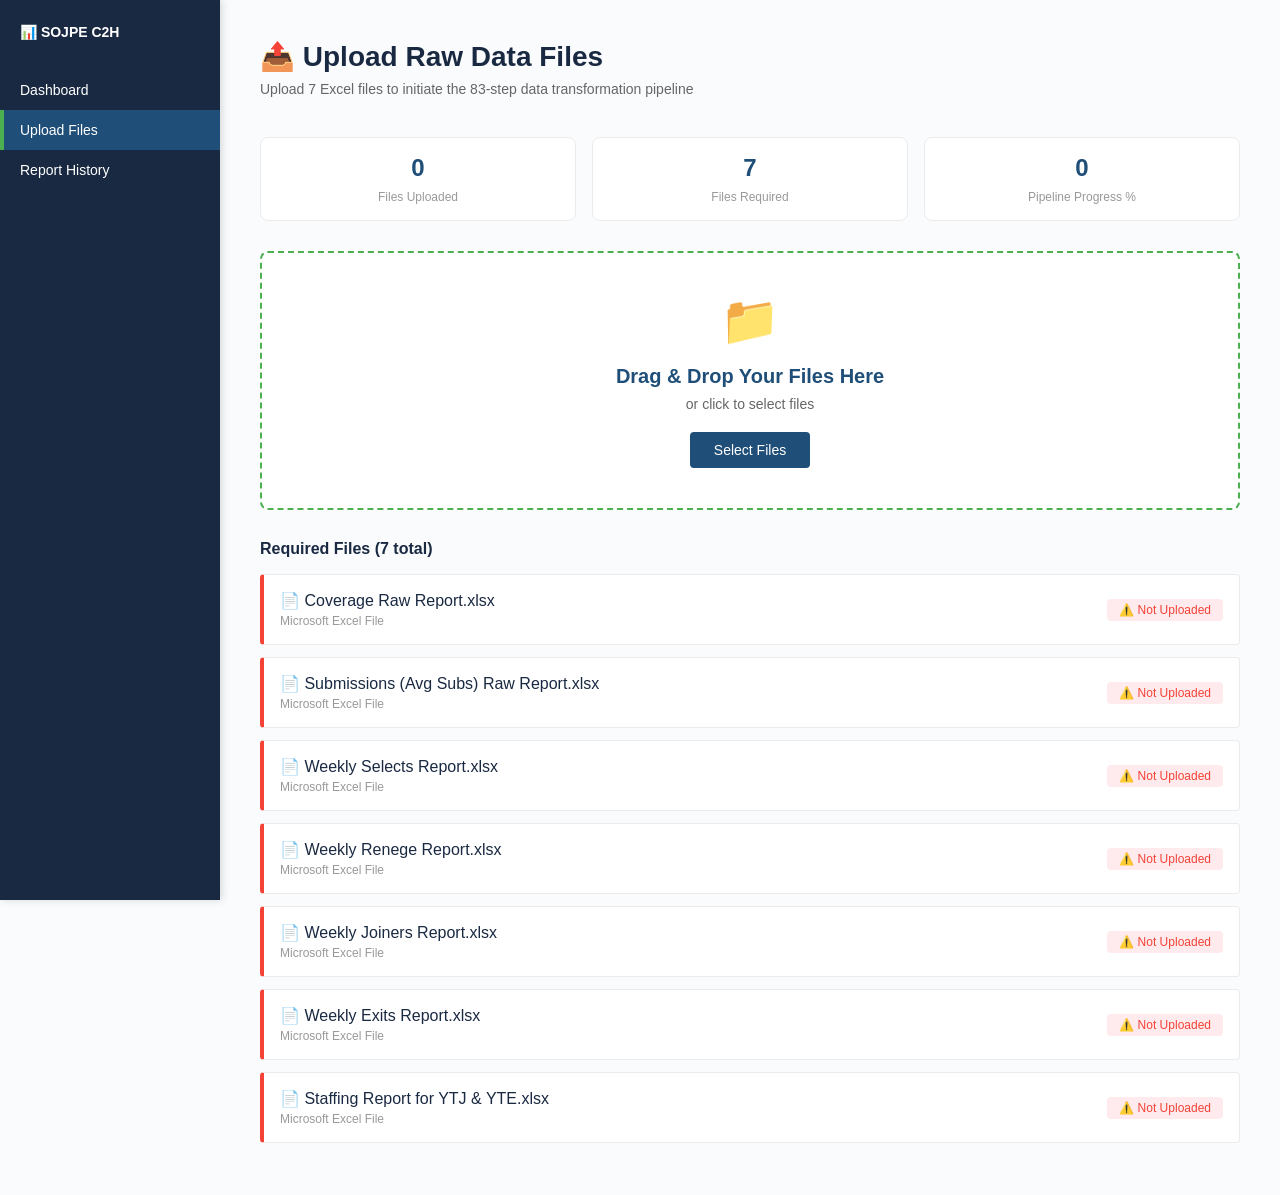
<file: public/upload-new.html>
<!DOCTYPE html>
<html lang="en">
<head>
    <meta charset="UTF-8">
    <meta name="viewport" content="width=device-width, initial-scale=1.0">
    <title>Upload Raw Files - SOJPE C2H Dashboard</title>
    <style>
        * {
            margin: 0;
            padding: 0;
            box-sizing: border-box;
        }

        :root {
            --primary-dark: #1a2942;
            --primary: #1F4E78;
            --secondary: #2E5C8A;
            --accent: #4CAF50;
            --amber: #FFC107;
            --red: #F44336;
            --gray-light: #F5F5F5;
            --gray-border: #EBEBEB;
        }

        body {
            font-family: -apple-system, BlinkMacSystemFont, 'Segoe UI', 'Roboto', sans-serif;
            background: #FAFBFC;
            color: #333;
        }

        .layout {
            display: flex;
            min-height: 100vh;
        }

        .sidebar {
            width: 220px;
            background: var(--primary-dark);
            color: white;
            padding: 24px 0;
            overflow-y: auto;
            position: fixed;
            height: 100vh;
            left: 0;
            top: 0;
            box-shadow: 2px 0 8px rgba(0,0,0,0.15);
        }

        .sidebar-logo {
            padding: 0 20px 30px;
            display: flex;
            align-items: center;
            gap: 10px;
            font-weight: bold;
            font-size: 14px;
        }

        .sidebar-menu {
            list-style: none;
        }

        .sidebar-menu li {
            padding: 12px 20px;
            cursor: pointer;
            transition: background 0.2s;
            font-size: 14px;
        }

        .sidebar-menu li:hover {
            background: rgba(255,255,255,0.1);
        }

        .sidebar-menu li.active {
            background: var(--primary);
            border-left: 4px solid var(--accent);
            padding-left: 16px;
        }

        .main-content {
            margin-left: 220px;
            flex: 1;
            padding: 40px;
        }

        .header {
            margin-bottom: 40px;
        }

        .header h1 {
            font-size: 28px;
            color: var(--primary-dark);
            margin-bottom: 8px;
        }

        .header p {
            color: #666;
            font-size: 14px;
        }

        .upload-container {
            background: white;
            border: 2px dashed #4CAF50;
            border-radius: 8px;
            padding: 40px;
            text-align: center;
            margin-bottom: 30px;
            transition: all 0.3s;
            cursor: pointer;
        }

        .upload-container:hover {
            border-color: var(--primary);
            background: #F0F8FF;
        }

        .upload-container.dragover {
            background: #E8F5E9;
            border-color: var(--accent);
        }

        .upload-icon {
            font-size: 48px;
            margin-bottom: 16px;
        }

        .upload-container h2 {
            color: var(--primary);
            font-size: 20px;
            margin-bottom: 8px;
        }

        .upload-container p {
            color: #666;
            font-size: 14px;
            margin-bottom: 20px;
        }

        .btn {
            padding: 10px 24px;
            border: none;
            border-radius: 4px;
            font-size: 14px;
            font-weight: 500;
            cursor: pointer;
            transition: all 0.3s;
        }

        .btn-primary {
            background: var(--primary);
            color: white;
        }

        .btn-primary:hover {
            background: var(--secondary);
        }

        .btn-primary:disabled {
            background: #ccc;
            cursor: not-allowed;
        }

        .file-list {
            margin-top: 30px;
        }

        .file-list h3 {
            font-size: 16px;
            margin-bottom: 16px;
            color: var(--primary-dark);
        }

        .file-item {
            background: white;
            border: 1px solid var(--gray-border);
            border-radius: 4px;
            padding: 16px;
            margin-bottom: 12px;
            display: flex;
            justify-content: space-between;
            align-items: center;
        }

        .file-item.required {
            border-left: 4px solid var(--red);
        }

        .file-item.uploaded {
            border-left: 4px solid var(--accent);
        }

        .file-info {
            flex: 1;
        }

        .file-name {
            font-weight: 500;
            color: var(--primary-dark);
            margin-bottom: 4px;
        }

        .file-size {
            font-size: 12px;
            color: #999;
        }

        .file-status {
            padding: 4px 12px;
            border-radius: 4px;
            font-size: 12px;
            font-weight: 500;
        }

        .status-required {
            background: #FFEBEE;
            color: var(--red);
        }

        .status-uploading {
            background: #FFF3E0;
            color: var(--amber);
        }

        .status-success {
            background: #E8F5E9;
            color: var(--accent);
        }

        .progress-bar {
            width: 100px;
            height: 4px;
            background: #ddd;
            border-radius: 2px;
            overflow: hidden;
            margin-left: 16px;
        }

        .progress-fill {
            height: 100%;
            background: var(--accent);
            width: 0%;
            transition: width 0.3s;
        }

        .upload-summary {
            background: white;
            border: 1px solid var(--gray-border);
            border-radius: 8px;
            padding: 24px;
            margin-top: 30px;
        }

        .summary-row {
            display: flex;
            justify-content: space-between;
            padding: 12px 0;
            border-bottom: 1px solid var(--gray-border);
        }

        .summary-row:last-child {
            border-bottom: none;
        }

        .summary-label {
            font-weight: 500;
            color: var(--primary-dark);
        }

        .summary-value {
            color: #666;
        }

        .btn-submit {
            background: var(--accent);
            color: white;
            margin-top: 20px;
            width: 100%;
        }

        .btn-submit:hover {
            background: #45a049;
        }

        .pipeline-status {
            background: #E3F2FD;
            border-left: 4px solid var(--primary);
            border-radius: 4px;
            padding: 16px;
            margin-top: 30px;
        }

        .pipeline-status h4 {
            color: var(--primary);
            margin-bottom: 12px;
        }

        .pipeline-step {
            display: flex;
            align-items: center;
            padding: 8px 0;
            font-size: 14px;
        }

        .pipeline-step-icon {
            width: 24px;
            height: 24px;
            border-radius: 50%;
            background: #ddd;
            display: flex;
            align-items: center;
            justify-content: center;
            margin-right: 12px;
            font-size: 12px;
            color: white;
        }

        .pipeline-step-icon.complete {
            background: var(--accent);
        }

        .pipeline-step-icon.active {
            background: var(--primary);
        }

        .error-message {
            background: #FFEBEE;
            border-left: 4px solid var(--red);
            border-radius: 4px;
            padding: 16px;
            margin-top: 20px;
            color: var(--red);
        }

        .success-message {
            background: #E8F5E9;
            border-left: 4px solid var(--accent);
            border-radius: 4px;
            padding: 16px;
            margin-top: 20px;
            color: var(--accent);
        }

        input[type="file"] {
            display: none;
        }

        .stats {
            display: grid;
            grid-template-columns: 1fr 1fr 1fr;
            gap: 16px;
            margin-bottom: 30px;
        }

        .stat-card {
            background: white;
            border: 1px solid var(--gray-border);
            border-radius: 8px;
            padding: 16px;
            text-align: center;
        }

        .stat-number {
            font-size: 24px;
            font-weight: bold;
            color: var(--primary);
        }

        .stat-label {
            font-size: 12px;
            color: #999;
            margin-top: 8px;
        }
    </style>
</head>
<body>
    <div class="layout">
        <!-- Sidebar -->
        <div class="sidebar">
            <div class="sidebar-logo">📊 SOJPE C2H</div>
            <ul class="sidebar-menu">
                <li onclick="navigateTo('dashboard.html')">Dashboard</li>
                <li class="active">Upload Files</li>
                <li onclick="navigateTo('dashboard.html#history')">Report History</li>
            </ul>
        </div>

        <!-- Main Content -->
        <div class="main-content">
            <div class="header">
                <h1>📤 Upload Raw Data Files</h1>
                <p>Upload 7 Excel files to initiate the 83-step data transformation pipeline</p>
            </div>

            <!-- Stats -->
            <div class="stats">
                <div class="stat-card">
                    <div class="stat-number" id="filesUploaded">0</div>
                    <div class="stat-label">Files Uploaded</div>
                </div>
                <div class="stat-card">
                    <div class="stat-number" id="filesRequired">7</div>
                    <div class="stat-label">Files Required</div>
                </div>
                <div class="stat-card">
                    <div class="stat-number" id="pipelineProgress">0</div>
                    <div class="stat-label">Pipeline Progress %</div>
                </div>
            </div>

            <!-- Upload Area -->
            <div class="upload-container" id="uploadArea">
                <div class="upload-icon">📁</div>
                <h2>Drag & Drop Your Files Here</h2>
                <p>or click to select files</p>
                <button class="btn btn-primary" onclick="document.getElementById('fileInput').click()">
                    Select Files
                </button>
                <input type="file" id="fileInput" multiple accept=".xlsx,.xls">
            </div>

            <!-- File List -->
            <div class="file-list">
                <h3>Required Files (7 total)</h3>
                <div id="fileListContainer"></div>
            </div>

            <!-- Upload Summary -->
            <div class="upload-summary" id="uploadSummary" style="display:none;">
                <h3>Upload Summary</h3>
                <div class="summary-row">
                    <span class="summary-label">Report ID:</span>
                    <span class="summary-value" id="reportId">-</span>
                </div>
                <div class="summary-row">
                    <span class="summary-label">Files:</span>
                    <span class="summary-value" id="fileCount">0/7</span>
                </div>
                <div class="summary-row">
                    <span class="summary-label">Status:</span>
                    <span class="summary-value" id="uploadStatus">Ready</span>
                </div>
                <div class="summary-row">
                    <span class="summary-label">Pipeline Status:</span>
                    <span class="summary-value" id="pipelineStatus">Pending</span>
                </div>
                <button class="btn btn-submit" onclick="submitUpload()" id="submitBtn">
                    Start Processing (83-Step Pipeline)
                </button>
            </div>

            <!-- Pipeline Status -->
            <div class="pipeline-status" id="pipelineStatusPanel" style="display:none;">
                <h4>📊 Pipeline Execution Progress</h4>
                <div id="pipelineStepsContainer"></div>
            </div>

            <!-- Messages -->
            <div id="messageContainer"></div>
        </div>
    </div>

    <script>
        // Configuration
        const API_BASE_URL = window.location.hostname === 'localhost'
            ? 'http://localhost:5000'
            : 'https://2g852sgu1i.execute-api.ap-south-1.amazonaws.com/prod';

        const REQUIRED_FILES = [
            'Coverage Raw Report',
            'Submissions (Avg Subs) Raw Report',
            'Weekly Selects Report',
            'Weekly Renege Report',
            'Weekly Joiners Report',
            'Weekly Exits Report',
            'Staffing Report for YTJ & YTE'
        ];

        const PIPELINE_STEPS = [
            { phase: 'PART_A', name: 'Ceipal Exports', steps: 29 },
            { phase: 'PART_B', name: 'HRMS Exports', steps: 25 },
            { phase: 'PART_C', name: 'VLOOKUP & Merge', steps: 15 },
            { phase: 'PART_D', name: 'Dashboard Entry', steps: 10 },
            { phase: 'PART_E', name: 'Publish', steps: 4 }
        ];

        let uploadedFiles = {};
        let currentReportId = null;

        // Initialize
        function init() {
            renderFileList();
            setupDragAndDrop();
            setupFileInput();
        }

        // Render required files list
        function renderFileList() {
            const container = document.getElementById('fileListContainer');
            container.innerHTML = REQUIRED_FILES.map(file => `
                <div class="file-item required" id="file-${file}">
                    <div class="file-info">
                        <div class="file-name">📄 ${file}.xlsx</div>
                        <div class="file-size">Microsoft Excel File</div>
                    </div>
                    <div class="file-status status-required" id="status-${file}">⚠️ Not Uploaded</div>
                </div>
            `).join('');
        }

        // Setup drag and drop
        function setupDragAndDrop() {
            const area = document.getElementById('uploadArea');

            area.addEventListener('dragover', (e) => {
                e.preventDefault();
                area.classList.add('dragover');
            });

            area.addEventListener('dragleave', () => {
                area.classList.remove('dragover');
            });

            area.addEventListener('drop', (e) => {
                e.preventDefault();
                area.classList.remove('dragover');
                handleFiles(e.dataTransfer.files);
            });

            area.addEventListener('click', () => {
                document.getElementById('fileInput').click();
            });
        }

        // Setup file input
        function setupFileInput() {
            const input = document.getElementById('fileInput');
            input.addEventListener('change', (e) => {
                handleFiles(e.target.files);
            });
        }

        // Keyword-based matching so real-world file names work (e.g. "Coveragejuly.xlsx", "Exit.xlsx")
        const FILE_KEYWORDS = [
            { type: 'Submissions (Avg Subs) Raw Report', keywords: ['submission', 'avg sub', 'avgsub'] },
            { type: 'Coverage Raw Report', keywords: ['coverage'] },
            { type: 'Weekly Selects Report', keywords: ['select'] },
            { type: 'Weekly Renege Report', keywords: ['renege'] },
            { type: 'Weekly Joiners Report', keywords: ['joiner'] },
            { type: 'Weekly Exits Report', keywords: ['exit'] },
            { type: 'Staffing Report for YTJ & YTE', keywords: ['staffing', 'ytj', 'yte'] }
        ];

        // Handle file selection
        function handleFiles(files) {
            Array.from(files).forEach(file => {
                const fileNameBase = file.name.toLowerCase().replace('.xlsx', '').replace('.xls', '');

                // Match by distinctive keywords in the file name
                const hit = FILE_KEYWORDS.find(p => p.keywords.some(k => fileNameBase.includes(k)));
                const matchedFile = hit ? hit.type : null;

                if (matchedFile) {
                    uploadedFiles[matchedFile] = {
                        file: file,
                        size: file.size,
                        name: file.name
                    };

                    updateFileStatus(matchedFile, 'success', `✓ ${file.name}`);
                } else {
                    showMessage(`Could not match file: ${file.name}. Expected one of: ${REQUIRED_FILES.join(', ')}`, 'error');
                }
            });

            updateSummary();
        }

        // Update file status
        function updateFileStatus(fileName, status, label) {
            const statusEl = document.getElementById(`status-${fileName}`);
            const itemEl = document.getElementById(`file-${fileName}`);

            statusEl.className = `file-status status-${status}`;
            statusEl.textContent = label;

            if (status === 'success') {
                itemEl.classList.remove('required');
                itemEl.classList.add('uploaded');
            }
        }

        // Update summary
        function updateSummary() {
            const uploadedCount = Object.keys(uploadedFiles).length;
            document.getElementById('filesUploaded').textContent = uploadedCount;
            document.getElementById('fileCount').textContent = `${uploadedCount}/7`;

            if (uploadedCount > 0) {
                document.getElementById('uploadSummary').style.display = 'block';
                document.getElementById('submitBtn').disabled = uploadedCount < 7;
            }
        }

        // Read a File object as base64 (without the data: URL prefix)
        function readFileAsBase64(file) {
            return new Promise((resolve, reject) => {
                const reader = new FileReader();
                reader.onload = () => resolve(String(reader.result).split(',')[1]);
                reader.onerror = () => reject(new Error(`Failed to read ${file.name}`));
                reader.readAsDataURL(file);
            });
        }

        // Submit upload
        async function submitUpload() {
            if (Object.keys(uploadedFiles).length < 7) {
                showMessage('Please upload all 7 files before submitting', 'error');
                return;
            }

            try {
                document.getElementById('submitBtn').disabled = true;
                showMessage('Reading files...', 'info');

                // Generate report ID
                currentReportId = 'REPORT-' + Math.random().toString(36).substr(2, 12).toUpperCase();
                document.getElementById('reportId').textContent = currentReportId;

                // Read every selected file's contents as base64 so the backend can store them in S3
                const filesPayload = await Promise.all(
                    Object.entries(uploadedFiles).map(async ([fileType, info]) => ({
                        fileType: fileType,
                        name: info.name,
                        size: info.size,
                        content: await readFileAsBase64(info.file)
                    }))
                );

                showMessage('Uploading files...', 'info');

                // Call upload API with actual file contents
                const response = await fetch(`${API_BASE_URL}/api/upload`, {
                    method: 'POST',
                    headers: {
                        'Content-Type': 'application/json'
                    },
                    body: JSON.stringify({
                        reportId: currentReportId,
                        files: filesPayload,
                        fileCount: filesPayload.length
                    })
                });

                const result = await response.json();

                if (result.success) {
                    showMessage(`✓ Upload successful! Report ID: ${currentReportId}`, 'success');
                    document.getElementById('uploadStatus').textContent = 'Processing';
                    document.getElementById('pipelineStatus').textContent = 'In Progress';

                    // Show pipeline status
                    showPipelineStatus();

                    // Start polling for pipeline status
                    pollPipelineStatus();
                } else {
                    showMessage(`Upload failed: ${result.error?.message}`, 'error');
                }
            } catch (error) {
                showMessage(`Error: ${error.message}`, 'error');
            } finally {
                document.getElementById('submitBtn').disabled = false;
            }
        }

        // Show pipeline status panel
        function showPipelineStatus() {
            const panel = document.getElementById('pipelineStatusPanel');
            const container = document.getElementById('pipelineStepsContainer');

            container.innerHTML = PIPELINE_STEPS.map((step, idx) => `
                <div class="pipeline-step">
                    <div class="pipeline-step-icon" id="step-${idx}">
                        ${idx}
                    </div>
                    <div>
                        <strong>${step.phase}:</strong> ${step.name} (${step.steps} steps)
                    </div>
                </div>
            `).join('');

            panel.style.display = 'block';
        }

        // Poll pipeline status
        async function pollPipelineStatus() {
            if (!currentReportId) return;

            try {
                const response = await fetch(`${API_BASE_URL}/api/pipeline/${currentReportId}/status`);
                const result = await response.json();

                if (result.success) {
                    const progress = result.progress || {};
                    const percent = progress.completed_steps
                        ? Math.round((progress.completed_steps / progress.total_steps) * 100)
                        : 0;

                    document.getElementById('pipelineProgress').textContent = percent;

                    // Update step indicators
                    const completedSteps = Math.floor((progress.completed_steps || 0) / 17); // 83 / 5 phases
                    Array.from({ length: 5 }).forEach((_, idx) => {
                        const stepEl = document.getElementById(`step-${idx}`);
                        if (idx < completedSteps) {
                            stepEl.classList.add('complete');
                            stepEl.textContent = '✓';
                        } else if (idx === completedSteps) {
                            stepEl.classList.add('active');
                        }
                    });

                    if (result.success && percent < 100) {
                        setTimeout(pollPipelineStatus, 2000);
                    } else if (percent === 100) {
                        document.getElementById('pipelineStatus').textContent = 'Completed';
                        document.getElementById('uploadStatus').textContent = 'Ready for Review';
                        showMessage('✓ Pipeline execution completed! Report is ready for review by Akash.', 'success');
                    }
                }
            } catch (error) {
                console.error('Polling error:', error);
                setTimeout(pollPipelineStatus, 5000); // Retry after 5s
            }
        }

        // Show message
        function showMessage(message, type) {
            const container = document.getElementById('messageContainer');
            const className = type === 'error' ? 'error-message' : type === 'success' ? 'success-message' : 'error-message';
            const div = document.createElement('div');
            div.className = className;
            div.textContent = message;
            container.innerHTML = '';
            container.appendChild(div);
            setTimeout(() => div.remove(), 5000);
        }

        // Navigate
        function navigateTo(page) {
            window.location.href = page;
        }

        // Start
        init();
    </script>
</body>
</html>
</file>
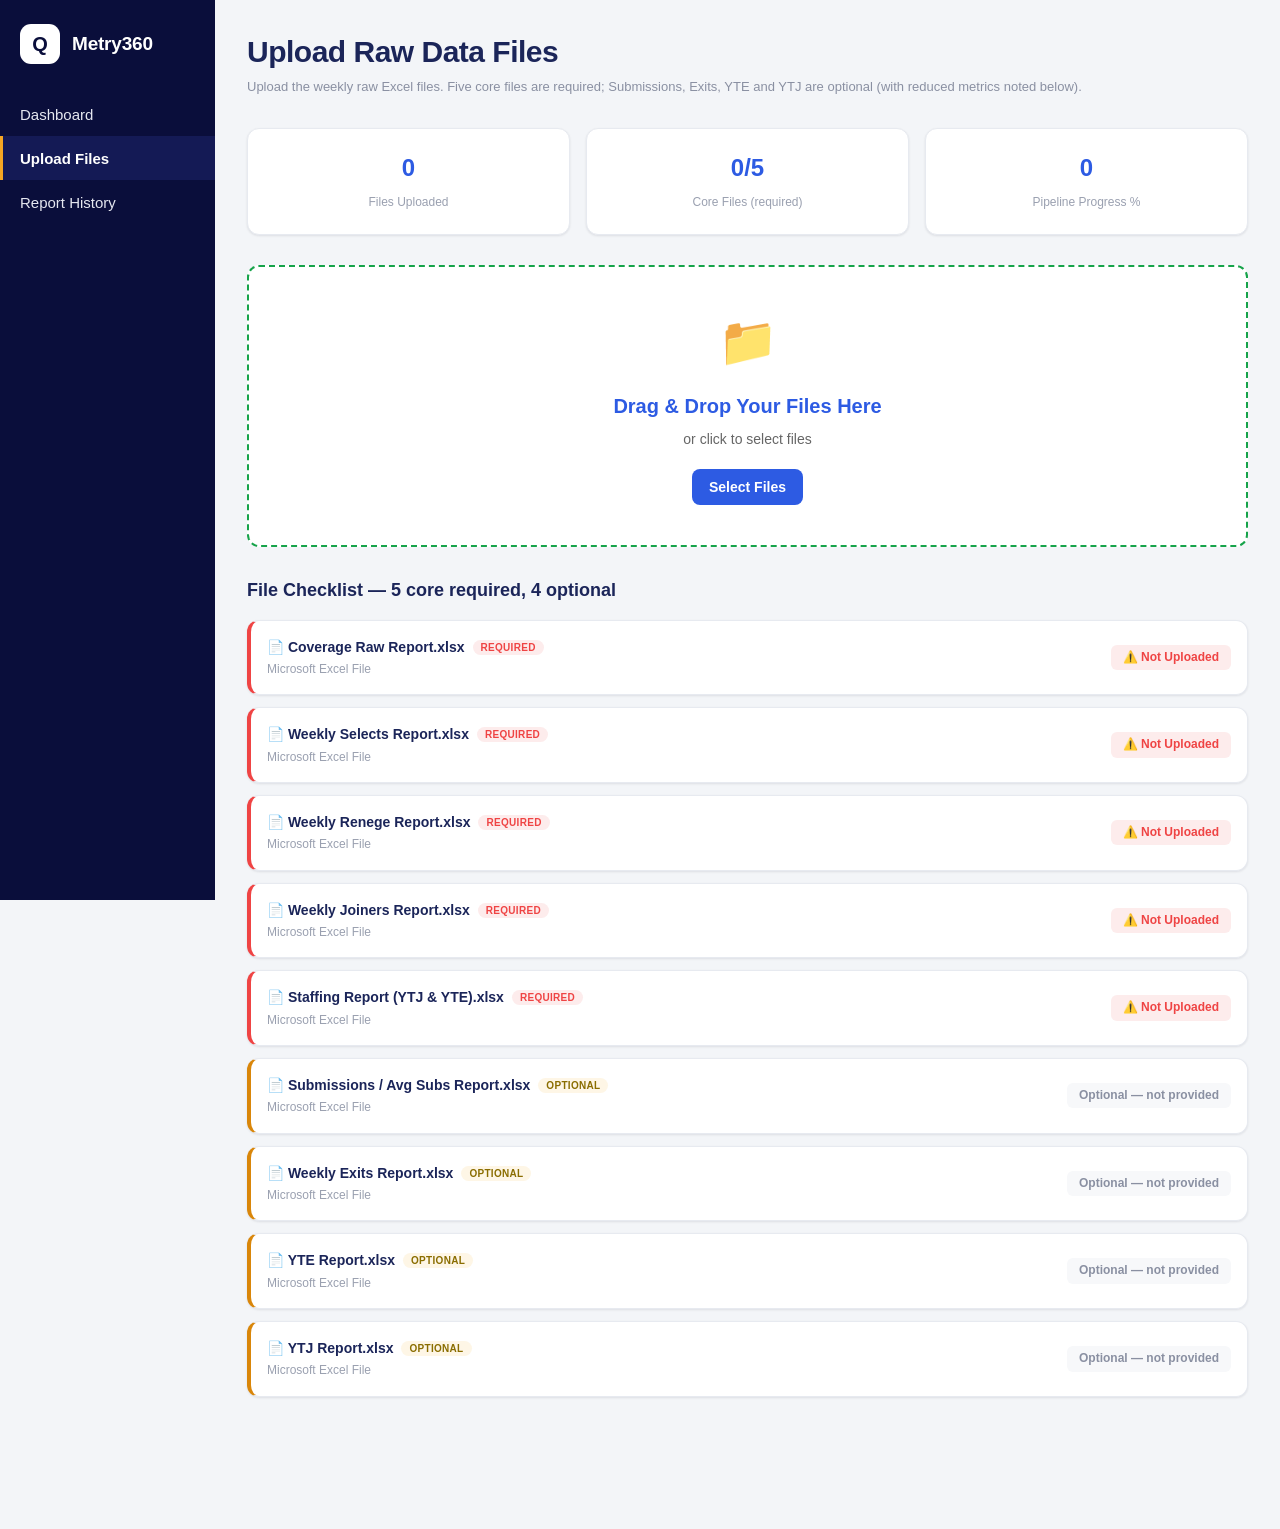
<file: public/upload.html>
<!DOCTYPE html>
<html lang="en">
<head>
    <meta charset="UTF-8">
    <meta name="viewport" content="width=device-width, initial-scale=1.0">
    <title>Upload Raw Files - Metry360</title>
    <link rel="stylesheet" href="./assets/metry-ds.css" />
    <style>
        /* Upload page: shell is the design system (.m-shell / .m-sidebar / .m-shell__content).
           These rules restyle only the upload-specific widgets, mapped onto DS tokens so the
           palette matches the dashboard. Functional class names the upload logic toggles
           (file-item states, status pills, type-badge, warnings, buttons) are unchanged. */

        /* Alias only the legacy var names the DS doesn't already define, so existing
           upload rules render in DS colors. --primary / --amber / --red come from the DS. */
        :root {
            --primary-dark: var(--sidebar-bg);
            --secondary: var(--primary-hover);
            --accent: var(--green);
            --gray-light: var(--page-bg);
            --gray-border: var(--card-border);
        }

        * { margin: 0; padding: 0; box-sizing: border-box; }

        /* Topbar heading spacing under the DS title/subtitle. */
        .m-shell__content > .m-topbar__subtitle { margin-bottom: 32px; }

        .upload-container {
            background: var(--card-bg);
            border: 2px dashed var(--accent);
            border-radius: var(--radius-card);
            padding: 40px;
            text-align: center;
            margin-bottom: 30px;
            transition: all 0.3s;
            cursor: pointer;
        }

        .upload-container:hover {
            border-color: var(--primary);
            background: var(--primary-soft);
        }

        .upload-container.dragover {
            background: var(--green-soft);
            border-color: var(--accent);
        }

        .upload-icon {
            font-size: 48px;
            margin-bottom: 16px;
        }

        .upload-container h2 {
            color: var(--primary);
            font-size: 20px;
            margin-bottom: 8px;
        }

        .upload-container p {
            color: #666;
            font-size: 14px;
            margin-bottom: 20px;
        }

        .btn {
            height: 36px;
            padding: 0 16px;
            border: 1px solid transparent;
            border-radius: var(--radius-chip);
            font-size: 14px;
            font-weight: 600;
            font-family: inherit;
            cursor: pointer;
            transition: all 0.2s;
        }

        .btn-primary {
            background: var(--primary);
            color: white;
        }

        .btn-primary:hover {
            background: var(--secondary);
        }

        .btn-primary:disabled {
            opacity: .5;
            cursor: not-allowed;
        }

        .file-list {
            margin-top: 30px;
        }

        .file-list h3 {
            font-size: var(--fs-card-title);
            margin-bottom: 16px;
            color: var(--text-heading);
        }

        .file-item {
            background: var(--card-bg);
            border: 1px solid var(--card-border);
            border-radius: var(--radius-card);
            box-shadow: var(--shadow-card);
            padding: 16px;
            margin-bottom: 12px;
            display: flex;
            justify-content: space-between;
            align-items: center;
        }

        .file-item.required {
            border-left: 4px solid var(--red);
        }

        .file-item.uploaded {
            border-left: 4px solid var(--accent);
        }

        .file-info {
            flex: 1;
        }

        .file-name {
            font-weight: 600;
            color: var(--text-heading);
            margin-bottom: 4px;
        }

        .file-size {
            font-size: 12px;
            color: var(--text-subtle);
        }

        .file-status {
            padding: 4px 12px;
            border-radius: 6px;
            font-size: 12px;
            font-weight: 600;
            white-space: nowrap;
        }

        .status-required {
            background: var(--red-soft);
            color: var(--red);
        }

        .status-uploading {
            background: var(--amber-soft);
            color: var(--amber);
        }

        .status-success {
            background: var(--green-soft);
            color: var(--accent);
        }

        .progress-bar {
            width: 100px;
            height: 4px;
            background: #ddd;
            border-radius: 2px;
            overflow: hidden;
            margin-left: 16px;
        }

        .progress-fill {
            height: 100%;
            background: var(--accent);
            width: 0%;
            transition: width 0.3s;
        }

        .upload-summary {
            background: var(--card-bg);
            border: 1px solid var(--card-border);
            border-radius: var(--radius-card);
            box-shadow: var(--shadow-card);
            padding: 24px;
            margin-top: 30px;
        }

        .upload-summary > h3 {
            font-size: var(--fs-card-title);
            color: var(--text-heading);
            margin-bottom: 8px;
        }

        .summary-row {
            display: flex;
            justify-content: space-between;
            padding: 12px 0;
            border-bottom: 1px solid var(--row-divider);
        }

        .summary-row:last-child {
            border-bottom: none;
        }

        .summary-label {
            font-weight: 600;
            color: var(--text-heading);
        }

        .summary-value {
            color: var(--text-body);
        }

        .btn-submit {
            background: var(--accent);
            color: white;
            margin-top: 20px;
            width: 100%;
        }

        .btn-submit:hover {
            filter: brightness(0.94);
        }

        .pipeline-status {
            background: var(--primary-soft);
            border-left: 4px solid var(--primary);
            border-radius: 8px;
            padding: 16px;
            margin-top: 30px;
        }

        .pipeline-status h4 {
            color: var(--primary);
            margin-bottom: 12px;
        }

        .pipeline-step {
            display: flex;
            align-items: center;
            padding: 8px 0;
            font-size: 14px;
        }

        .pipeline-step-icon {
            width: 24px;
            height: 24px;
            border-radius: 50%;
            background: #ddd;
            display: flex;
            align-items: center;
            justify-content: center;
            margin-right: 12px;
            font-size: 12px;
            color: white;
        }

        .pipeline-step-icon.complete {
            background: var(--accent);
        }

        .pipeline-step-icon.active {
            background: var(--primary);
        }

        .error-message {
            background: var(--red-soft);
            border-left: 4px solid var(--red);
            border-radius: 8px;
            padding: 16px;
            margin-top: 20px;
            color: var(--red);
        }

        .success-message {
            background: var(--green-soft);
            border-left: 4px solid var(--accent);
            border-radius: 8px;
            padding: 16px;
            margin-top: 20px;
            color: var(--accent);
        }

        input[type="file"] {
            display: none;
        }

        .stats {
            display: grid;
            grid-template-columns: 1fr 1fr 1fr;
            gap: 16px;
            margin-bottom: 30px;
        }

        .stat-card {
            text-align: center;
        }

        .stat-number {
            font-size: 24px;
            font-weight: 800;
            color: var(--primary);
        }

        .stat-label {
            font-size: 12px;
            color: var(--text-subtle);
            margin-top: 8px;
        }

        /* Optional files get an amber left rail; required stay red until uploaded. */
        .file-item.optional { border-left: 4px solid var(--amber); }

        /* Required vs optional pill on each checklist row. */
        .type-badge {
            font-size: 10px;
            font-weight: 700;
            text-transform: uppercase;
            letter-spacing: .3px;
            padding: 2px 8px;
            border-radius: 10px;
            margin-left: 8px;
            vertical-align: middle;
        }
        .type-badge.req { background: var(--red-soft); color: var(--red); }
        .type-badge.opt { background: var(--amber-soft); color: #8a6d00; }

        /* Muted status for an optional file that wasn't provided. */
        .status-optional { background: var(--table-head-bg); color: var(--text-muted); }

        /* Amber impact warning shown BEFORE submit when an optional file is missing. */
        .warning-message {
            background: var(--amber-soft);
            border-left: 4px solid var(--amber);
            border-radius: 8px;
            padding: 12px 16px;
            margin-bottom: 12px;
            color: #8a6d00;
            font-size: 13px;
        }
        .submit-hint {
            font-size: 12px;
            color: var(--text-subtle);
            margin-top: 10px;
            text-align: center;
        }
    </style>
</head>
<body class="m-app">
    <div class="m-shell">
        <!-- Sidebar (design system) -->
        <aside class="m-sidebar">
            <div class="m-sidebar__logo">
                <div class="m-logo-mark">Q</div>
                <div class="m-logo-word">Metry360</div>
            </div>
            <nav class="m-nav">
                <button class="m-nav__item" onclick="navigateTo('dashboard.html')">Dashboard</button>
                <button class="m-nav__item is-active">Upload Files</button>
                <button class="m-nav__item" onclick="navigateTo('dashboard.html#history')">Report History</button>
            </nav>
        </aside>

        <!-- Main Content -->
        <main class="m-shell__content">
            <h1 class="m-topbar__title">Upload Raw Data Files</h1>
            <p class="m-topbar__subtitle">Upload the weekly raw Excel files. Five core files are required; Submissions, Exits, YTE and YTJ are optional (with reduced metrics noted below).</p>

            <!-- Stats -->
            <div class="stats">
                <div class="m-card m-card--pad stat-card">
                    <div class="stat-number" id="filesUploaded">0</div>
                    <div class="stat-label">Files Uploaded</div>
                </div>
                <div class="m-card m-card--pad stat-card">
                    <div class="stat-number" id="filesRequired">0/5</div>
                    <div class="stat-label">Core Files (required)</div>
                </div>
                <div class="m-card m-card--pad stat-card">
                    <div class="stat-number" id="pipelineProgress">0</div>
                    <div class="stat-label">Pipeline Progress %</div>
                </div>
            </div>

            <!-- Upload Area -->
            <div class="upload-container" id="uploadArea">
                <div class="upload-icon">📁</div>
                <h2>Drag &amp; Drop Your Files Here</h2>
                <p>or click to select files</p>
                <button class="m-btn m-btn--primary" onclick="document.getElementById('fileInput').click()">
                    Select Files
                </button>
                <input type="file" id="fileInput" multiple accept=".xlsx,.xls">
            </div>

            <!-- File List -->
            <div class="file-list">
                <h3 id="fileListTitle">File Checklist — 5 core required, 4 optional</h3>
                <div id="fileListContainer"></div>
            </div>

            <!-- Upload Summary -->
            <div class="upload-summary" id="uploadSummary" style="display:none;">
                <h3>Upload Summary</h3>
                <div class="summary-row">
                    <span class="summary-label">Report ID:</span>
                    <span class="summary-value" id="reportId">-</span>
                </div>
                <div class="summary-row">
                    <span class="summary-label">Files:</span>
                    <span class="summary-value" id="fileCount">0 selected</span>
                </div>
                <div class="summary-row">
                    <span class="summary-label">Status:</span>
                    <span class="summary-value" id="uploadStatus">Ready</span>
                </div>
                <div class="summary-row">
                    <span class="summary-label">Pipeline Status:</span>
                    <span class="summary-value" id="pipelineStatus">Pending</span>
                </div>
                <!-- Metric-impact warnings for missing optional files (rendered before submit) -->
                <div id="uploadWarnings" style="margin-top:16px;"></div>
                <button class="btn btn-submit" onclick="submitUpload()" id="submitBtn" disabled>
                    Start Processing (83-Step Pipeline)
                </button>
                <div class="submit-hint" id="submitHint"></div>
            </div>

            <!-- Pipeline Status -->
            <div class="pipeline-status" id="pipelineStatusPanel" style="display:none;">
                <h4>📊 Pipeline Execution Progress</h4>
                <div id="pipelineStepsContainer"></div>
            </div>

            <!-- Messages -->
            <div id="messageContainer"></div>
        </main>
    </div>

    <script>
        // Configuration — relative /api so the same page works through the local proxy
        // (127.0.0.1:8123) and the production Vercel rewrite identically (matches dashboard.html).
        const API_BASE_URL = '';

        // File-type model. Core 5 are required to submit; the rest are optional and,
        // when missing, trigger explicit metric-impact warnings (never silent).
        // Keyword matching lets real-world names work (e.g. "Coveragejuly.xlsx",
        // "Weekly Joiner report.xlsx" (singular), "YTE.xlsx", "Exit.xlsx").
        const FILE_TYPES = [
            { type: 'Coverage Raw Report',                 label: 'Coverage Raw Report',              required: true,  keywords: ['coverage'] },
            { type: 'Weekly Selects Report',               label: 'Weekly Selects Report',            required: true,  keywords: ['select'] },
            { type: 'Weekly Renege Report',                label: 'Weekly Renege Report',             required: true,  keywords: ['renege'] },
            { type: 'Weekly Joiners Report',               label: 'Weekly Joiners Report',            required: true,  keywords: ['joiner'] },
            { type: 'Staffing Report for YTJ & YTE',       label: 'Staffing Report (YTJ & YTE)',      required: true,  keywords: ['staffing'] },
            { type: 'Submissions (Avg Subs) Raw Report',   label: 'Submissions / Avg Subs Report',    required: false, keywords: ['submission', 'avg sub', 'avgsub'] },
            { type: 'Weekly Exits Report',                 label: 'Weekly Exits Report',              required: false, keywords: ['exit'] },
            { type: 'YTE Report',                          label: 'YTE Report',                       required: false, keywords: ['yte'] },
            { type: 'YTJ Report',                          label: 'YTJ Report',                       required: false, keywords: ['ytj'] }
        ];

        // Core types that gate the Submit button.
        const CORE_TYPES = FILE_TYPES.filter(t => t.required).map(t => t.type);
        // Stable DOM id fragment for a type string (which contains spaces / & / parens).
        function idFor(type) { return type.replace(/[^a-z0-9]+/gi, '_'); }
        function typeInfo(type) { return FILE_TYPES.find(t => t.type === type); }

        const PIPELINE_STEPS = [
            { phase: 'PART_A', name: 'Ceipal Exports', steps: 29 },
            { phase: 'PART_B', name: 'HRMS Exports', steps: 25 },
            { phase: 'PART_C', name: 'VLOOKUP & Merge', steps: 15 },
            { phase: 'PART_D', name: 'Dashboard Entry', steps: 10 },
            { phase: 'PART_E', name: 'Publish', steps: 4 }
        ];

        let uploadedFiles = {};
        let currentReportId = null;

        // Initialize
        function init() {
            renderFileList();
            setupDragAndDrop();
            setupFileInput();
        }

        // Render the full checklist: required rows red until uploaded, optional rows
        // muted (amber rail) and honestly marked "Optional — not provided".
        function renderFileList() {
            const container = document.getElementById('fileListContainer');
            container.innerHTML = FILE_TYPES.map(t => {
                const id = idFor(t.type);
                const badge = t.required
                    ? '<span class="type-badge req">Required</span>'
                    : '<span class="type-badge opt">Optional</span>';
                const itemClass = t.required ? 'file-item required' : 'file-item optional';
                const statusClass = t.required ? 'status-required' : 'status-optional';
                const statusText = t.required ? '⚠️ Not Uploaded' : 'Optional — not provided';
                return `
                <div class="${itemClass}" id="file-${id}">
                    <div class="file-info">
                        <div class="file-name">📄 ${t.label}.xlsx${badge}</div>
                        <div class="file-size">Microsoft Excel File</div>
                    </div>
                    <div class="file-status ${statusClass}" id="status-${id}">${statusText}</div>
                </div>`;
            }).join('');
        }

        // Setup drag and drop
        function setupDragAndDrop() {
            const area = document.getElementById('uploadArea');

            area.addEventListener('dragover', (e) => {
                e.preventDefault();
                area.classList.add('dragover');
            });

            area.addEventListener('dragleave', () => {
                area.classList.remove('dragover');
            });

            area.addEventListener('drop', (e) => {
                e.preventDefault();
                area.classList.remove('dragover');
                handleFiles(e.dataTransfer.files);
            });

            area.addEventListener('click', () => {
                document.getElementById('fileInput').click();
            });
        }

        // Setup file input
        function setupFileInput() {
            const input = document.getElementById('fileInput');
            input.addEventListener('change', (e) => {
                handleFiles(e.target.files);
            });
        }

        // Handle file selection. Matches by distinctive keyword; unmatched files raise
        // a toast but never wedge the page (other files still process, page stays usable).
        function handleFiles(files) {
            Array.from(files).forEach(file => {
                const fileNameBase = file.name.toLowerCase().replace(/\.xlsx?$/, '');

                const hit = FILE_TYPES.find(t => t.keywords.some(k => fileNameBase.includes(k)));
                const matchedFile = hit ? hit.type : null;

                if (matchedFile) {
                    uploadedFiles[matchedFile] = { file: file, size: file.size, name: file.name };
                    updateFileStatus(matchedFile, 'success', `✓ ${file.name}`);
                } else {
                    const known = FILE_TYPES.map(t => t.label).join(', ');
                    showMessage(`Could not match "${file.name}". Recognized types: ${known}.`, 'error');
                }
            });

            updateSummary();
        }

        // Update one checklist row's status.
        function updateFileStatus(fileType, status, label) {
            const id = idFor(fileType);
            const statusEl = document.getElementById(`status-${id}`);
            const itemEl = document.getElementById(`file-${id}`);
            if (!statusEl || !itemEl) return;

            statusEl.className = `file-status status-${status}`;
            statusEl.textContent = label;

            if (status === 'success') {
                itemEl.classList.remove('required');
                itemEl.classList.remove('optional');
                itemEl.classList.add('uploaded');
            }
        }

        // Metric-impact warnings for missing optional files — shown before submit.
        function currentWarnings() {
            const w = [];
            if (!uploadedFiles['Submissions (Avg Subs) Raw Report']) {
                w.push('No Submissions (Avg Subs) file: Avg Sub, recruiter-level rows and Achieve % will be unavailable for this week.');
            }
            if (!uploadedFiles['Weekly Exits Report']) {
                w.push("No Weekly Exits file: weekly exits will be derived from the Staffing workbook's Exit Report sheet.");
            }
            return w;
        }

        // Update summary + submit gating. Submit enables once the 5 core files are present.
        function updateSummary() {
            const uploadedCount = Object.keys(uploadedFiles).length;
            const corePresent = CORE_TYPES.filter(t => uploadedFiles[t]).length;
            const coreMissing = CORE_TYPES.filter(t => !uploadedFiles[t]);
            const optionalPresent = uploadedCount - corePresent;
            const coreComplete = corePresent === CORE_TYPES.length;

            // Honest, dynamic counts (no fixed "N/7").
            document.getElementById('filesUploaded').textContent = uploadedCount;
            document.getElementById('filesRequired').textContent = `${corePresent}/${CORE_TYPES.length}`;
            document.getElementById('fileCount').textContent =
                `${uploadedCount} selected — ${corePresent}/${CORE_TYPES.length} core`
                + (optionalPresent ? ` + ${optionalPresent} optional` : '');

            if (uploadedCount > 0) {
                document.getElementById('uploadSummary').style.display = 'block';
            }

            // Render amber impact warnings for any missing optional files.
            const warnEl = document.getElementById('uploadWarnings');
            warnEl.innerHTML = currentWarnings()
                .map(msg => `<div class="warning-message">⚠️ ${msg}</div>`)
                .join('');

            // Submit gating + hint about what's still blocking.
            const submitBtn = document.getElementById('submitBtn');
            const hintEl = document.getElementById('submitHint');
            submitBtn.disabled = !coreComplete;
            if (!coreComplete) {
                const labels = coreMissing.map(t => typeInfo(t).label).join(', ');
                hintEl.textContent = `Add the ${coreMissing.length} remaining core file(s) to enable processing: ${labels}.`;
            } else {
                hintEl.textContent = `Ready: ${corePresent} core`
                    + (optionalPresent ? ` + ${optionalPresent} optional` : ' (optional files not provided — see warnings above)')
                    + ' will be uploaded.';
            }
        }

        // Read a File object as base64 (without the data: URL prefix)
        function readFileAsBase64(file) {
            return new Promise((resolve, reject) => {
                const reader = new FileReader();
                reader.onload = () => resolve(String(reader.result).split(',')[1]);
                reader.onerror = () => reject(new Error(`Failed to read ${file.name}`));
                reader.readAsDataURL(file);
            });
        }

        // Submit upload
        async function submitUpload() {
            const coreMissing = CORE_TYPES.filter(t => !uploadedFiles[t]);
            if (coreMissing.length) {
                showMessage(`Missing ${coreMissing.length} core file(s): ${coreMissing.map(t => typeInfo(t).label).join(', ')}.`, 'error');
                return;
            }

            try {
                document.getElementById('submitBtn').disabled = true;
                showMessage('Reading files...', 'info');

                // Generate report ID
                currentReportId = 'REPORT-' + Math.random().toString(36).substr(2, 12).toUpperCase();
                document.getElementById('reportId').textContent = currentReportId;

                // Read every selected file's contents as base64 so the backend can store them in S3
                const filesPayload = await Promise.all(
                    Object.entries(uploadedFiles).map(async ([fileType, info]) => ({
                        fileType: fileType,
                        name: info.name,
                        size: info.size,
                        content: await readFileAsBase64(info.file)
                    }))
                );

                showMessage('Uploading files...', 'info');

                // Call upload API with actual file contents
                const response = await fetch(`${API_BASE_URL}/api/upload`, {
                    method: 'POST',
                    headers: {
                        'Content-Type': 'application/json'
                    },
                    body: JSON.stringify({
                        reportId: currentReportId,
                        files: filesPayload,
                        fileCount: filesPayload.length
                    })
                });

                const result = await response.json();

                if (result.success) {
                    showMessage(`✓ Upload successful! Report ID: ${currentReportId}`, 'success');
                    document.getElementById('uploadStatus').textContent = 'Processing';
                    document.getElementById('pipelineStatus').textContent = 'In Progress';

                    // Show pipeline status
                    showPipelineStatus();

                    // Start polling for pipeline status
                    pollPipelineStatus();
                } else {
                    showMessage(`Upload failed: ${result.error?.message}`, 'error');
                }
            } catch (error) {
                showMessage(`Error: ${error.message}`, 'error');
            } finally {
                document.getElementById('submitBtn').disabled = false;
            }
        }

        // Show pipeline status panel
        function showPipelineStatus() {
            const panel = document.getElementById('pipelineStatusPanel');
            const container = document.getElementById('pipelineStepsContainer');

            container.innerHTML = PIPELINE_STEPS.map((step, idx) => `
                <div class="pipeline-step">
                    <div class="pipeline-step-icon" id="step-${idx}">
                        ${idx}
                    </div>
                    <div>
                        <strong>${step.phase}:</strong> ${step.name} (${step.steps} steps)
                    </div>
                </div>
            `).join('');

            panel.style.display = 'block';
        }

        // Poll pipeline status
        async function pollPipelineStatus() {
            if (!currentReportId) return;

            try {
                const response = await fetch(`${API_BASE_URL}/api/pipeline/${currentReportId}/status`);
                const result = await response.json();

                if (result.success) {
                    const progress = result.progress || {};
                    const percent = progress.completed_steps
                        ? Math.round((progress.completed_steps / progress.total_steps) * 100)
                        : 0;

                    document.getElementById('pipelineProgress').textContent = percent;

                    // Update step indicators
                    const completedSteps = Math.floor((progress.completed_steps || 0) / 17); // 83 / 5 phases
                    Array.from({ length: 5 }).forEach((_, idx) => {
                        const stepEl = document.getElementById(`step-${idx}`);
                        if (idx < completedSteps) {
                            stepEl.classList.add('complete');
                            stepEl.textContent = '✓';
                        } else if (idx === completedSteps) {
                            stepEl.classList.add('active');
                        }
                    });

                    if (result.success && percent < 100) {
                        setTimeout(pollPipelineStatus, 2000);
                    } else if (percent === 100) {
                        document.getElementById('pipelineStatus').textContent = 'Completed';
                        document.getElementById('uploadStatus').textContent = 'Ready for Review';
                        showMessage('✓ Pipeline execution completed! Report is ready for review by Akash.', 'success');
                    }
                }
            } catch (error) {
                console.error('Polling error:', error);
                setTimeout(pollPipelineStatus, 5000); // Retry after 5s
            }
        }

        // Show message
        function showMessage(message, type) {
            const container = document.getElementById('messageContainer');
            const className = type === 'error' ? 'error-message' : type === 'success' ? 'success-message' : 'error-message';
            const div = document.createElement('div');
            div.className = className;
            div.textContent = message;
            container.innerHTML = '';
            container.appendChild(div);
            setTimeout(() => div.remove(), 5000);
        }

        // Navigate
        function navigateTo(page) {
            window.location.href = page;
        }

        // Start
        init();
    </script>
</body>
</html>
</file>
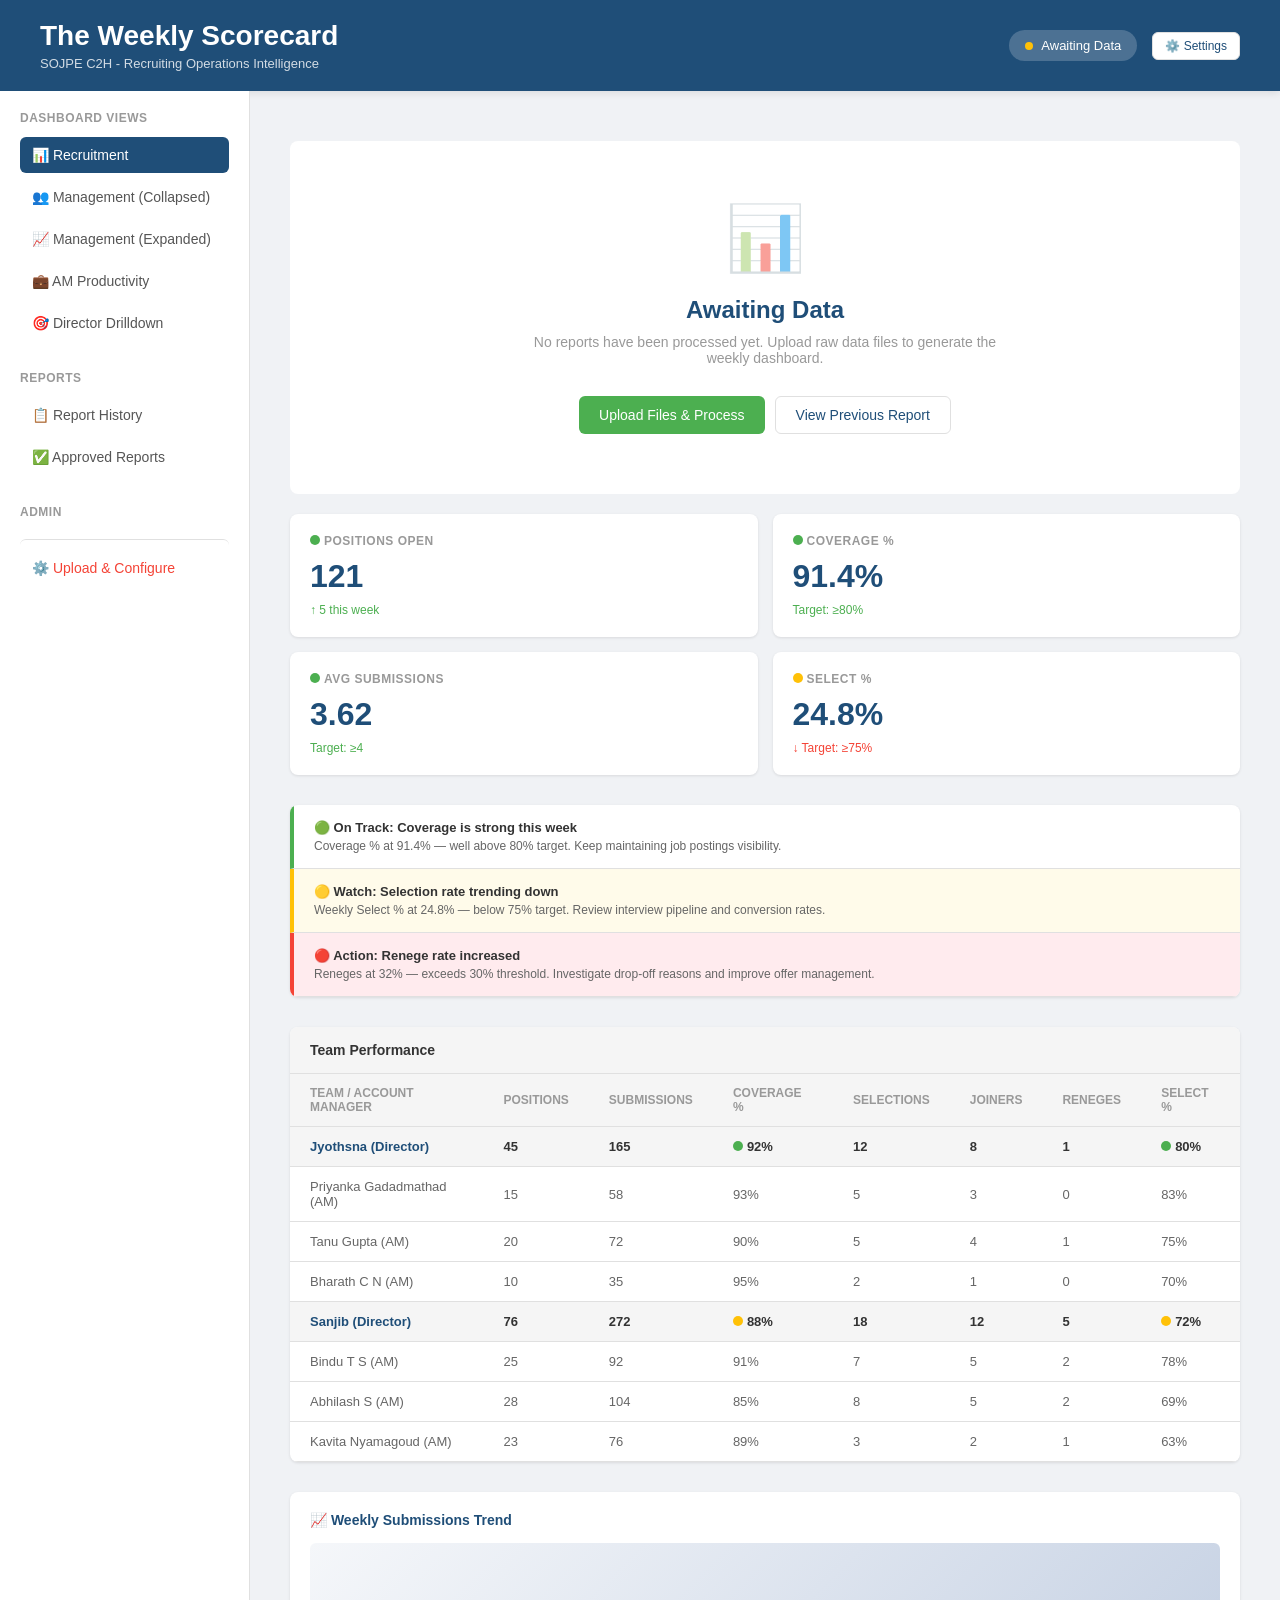
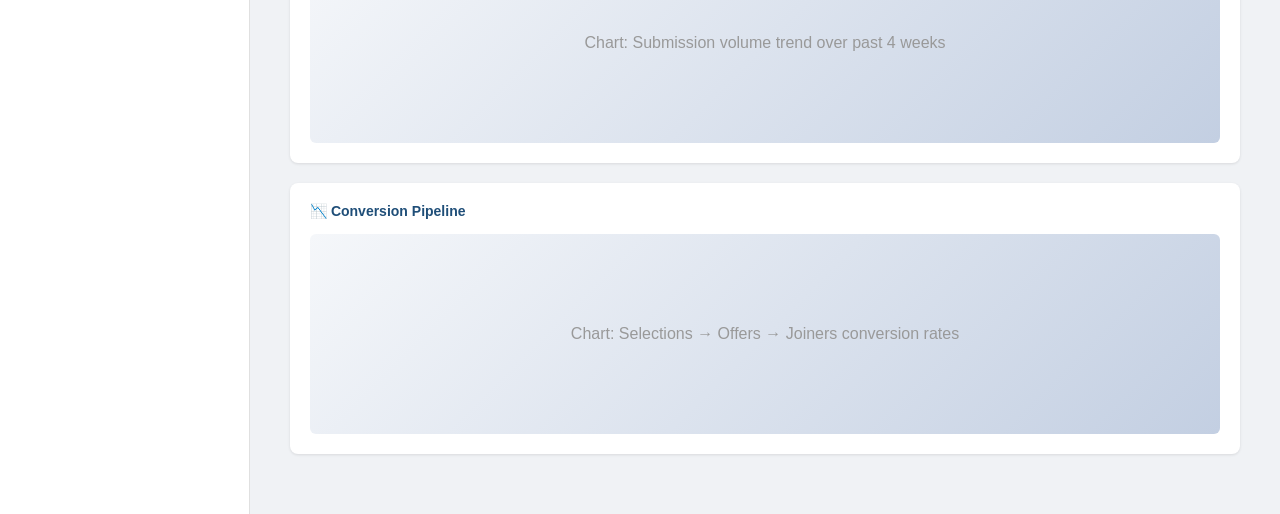
<file: docs/archive/legacy/sojpe_dashboard.html>
<!DOCTYPE html>
<html lang="en">
<head>
    <meta charset="UTF-8">
    <meta name="viewport" content="width=device-width, initial-scale=1.0">
    <title>SOJPE C2H - The Weekly Scorecard</title>
    <style>
        * {
            margin: 0;
            padding: 0;
            box-sizing: border-box;
        }

        :root {
            --primary: #1F4E78;
            --secondary: #2E5C8A;
            --accent: #4CAF50;
            --amber: #FFC107;
            --red: #F44336;
            --gray-light: #F5F5F5;
            --gray-border: #E0E0E0;
        }

        body {
            font-family: -apple-system, BlinkMacSystemFont, 'Segoe UI', Roboto, sans-serif;
            background: #F0F2F5;
            color: #333;
        }

        /* Header */
        .header {
            background: var(--primary);
            color: white;
            padding: 20px 40px;
            display: flex;
            justify-content: space-between;
            align-items: center;
            box-shadow: 0 2px 8px rgba(0,0,0,0.1);
        }

        .header-left h1 {
            font-size: 28px;
            font-weight: 600;
        }

        .header-left p {
            font-size: 13px;
            opacity: 0.8;
            margin-top: 4px;
        }

        .header-actions {
            display: flex;
            gap: 15px;
            align-items: center;
        }

        .status-indicator {
            display: flex;
            align-items: center;
            gap: 8px;
            background: rgba(255,255,255,0.2);
            padding: 8px 16px;
            border-radius: 20px;
            font-size: 13px;
        }

        .status-dot {
            width: 8px;
            height: 8px;
            border-radius: 50%;
            background: var(--accent);
        }

        .status-dot.warning {
            background: var(--amber);
        }

        .status-dot.error {
            background: var(--red);
        }

        .btn {
            padding: 10px 20px;
            border: none;
            border-radius: 6px;
            font-size: 14px;
            font-weight: 500;
            cursor: pointer;
            transition: all 0.3s ease;
        }

        .btn-primary {
            background: var(--accent);
            color: white;
        }

        .btn-primary:hover {
            background: #45a049;
        }

        .btn-secondary {
            background: white;
            color: var(--primary);
            border: 1px solid var(--gray-border);
        }

        .btn-secondary:hover {
            background: var(--gray-light);
        }

        .btn-small {
            padding: 6px 12px;
            font-size: 12px;
        }

        /* Main Layout */
        .container {
            display: flex;
            min-height: calc(100vh - 80px);
        }

        /* Sidebar */
        .sidebar {
            width: 250px;
            background: white;
            border-right: 1px solid var(--gray-border);
            padding: 20px;
            overflow-y: auto;
        }

        .nav-section {
            margin-bottom: 30px;
        }

        .nav-section-title {
            font-size: 12px;
            font-weight: 600;
            color: #999;
            text-transform: uppercase;
            letter-spacing: 0.5px;
            margin-bottom: 12px;
        }

        .nav-item {
            padding: 10px 12px;
            margin-bottom: 6px;
            border-radius: 6px;
            cursor: pointer;
            font-size: 14px;
            transition: all 0.2s ease;
            color: #555;
        }

        .nav-item:hover {
            background: var(--gray-light);
            color: var(--primary);
        }

        .nav-item.active {
            background: var(--primary);
            color: white;
        }

        .nav-item.settings {
            color: #F44336;
            margin-top: 20px;
            border-top: 1px solid var(--gray-border);
            padding-top: 20px;
        }

        /* Main Content */
        .main-content {
            flex: 1;
            padding: 30px 40px;
            overflow-y: auto;
        }

        /* Data Info Bar */
        .data-info-bar {
            background: white;
            padding: 15px 20px;
            border-radius: 6px;
            margin-bottom: 20px;
            display: flex;
            justify-content: space-between;
            align-items: center;
            font-size: 13px;
            border-left: 4px solid var(--accent);
        }

        .data-info-bar.warning {
            border-left-color: var(--amber);
        }

        .data-info-bar.error {
            border-left-color: var(--red);
        }

        .data-info-left {
            display: flex;
            gap: 30px;
        }

        .data-info-item {
            display: flex;
            flex-direction: column;
        }

        .data-info-label {
            color: #999;
            font-size: 12px;
            text-transform: uppercase;
        }

        .data-info-value {
            color: var(--primary);
            font-weight: 600;
            margin-top: 4px;
        }

        .raw-files-link {
            color: var(--accent);
            cursor: pointer;
            text-decoration: none;
            font-weight: 500;
        }

        .raw-files-link:hover {
            text-decoration: underline;
        }

        /* Empty State */
        .empty-state {
            background: white;
            padding: 60px 40px;
            border-radius: 8px;
            text-align: center;
            margin: 20px 0;
        }

        .empty-state-icon {
            font-size: 64px;
            margin-bottom: 20px;
            opacity: 0.5;
        }

        .empty-state h2 {
            font-size: 24px;
            color: var(--primary);
            margin-bottom: 10px;
        }

        .empty-state p {
            color: #999;
            font-size: 14px;
            margin-bottom: 30px;
            max-width: 500px;
            margin-left: auto;
            margin-right: auto;
        }

        .empty-state-action {
            display: flex;
            gap: 10px;
            justify-content: center;
        }

        /* KPI Cards */
        .kpi-section {
            display: grid;
            grid-template-columns: repeat(4, 1fr);
            gap: 15px;
            margin-bottom: 30px;
        }

        .kpi-card {
            background: white;
            padding: 20px;
            border-radius: 8px;
            box-shadow: 0 1px 3px rgba(0,0,0,0.1);
        }

        .kpi-label {
            font-size: 12px;
            color: #999;
            text-transform: uppercase;
            font-weight: 600;
            letter-spacing: 0.5px;
            margin-bottom: 10px;
        }

        .kpi-value {
            font-size: 32px;
            font-weight: 700;
            color: var(--primary);
            margin-bottom: 8px;
        }

        .kpi-change {
            font-size: 12px;
            display: flex;
            align-items: center;
            gap: 4px;
        }

        .kpi-change.positive {
            color: var(--accent);
        }

        .kpi-change.negative {
            color: var(--red);
        }

        /* RAG Indicator */
        .rag-indicator {
            display: inline-block;
            width: 10px;
            height: 10px;
            border-radius: 50%;
            margin-right: 4px;
        }

        .rag-green {
            background: var(--accent);
        }

        .rag-amber {
            background: var(--amber);
        }

        .rag-red {
            background: var(--red);
        }

        /* Table Styles */
        .data-table {
            background: white;
            border-radius: 8px;
            overflow: hidden;
            box-shadow: 0 1px 3px rgba(0,0,0,0.1);
            margin-bottom: 30px;
        }

        .table-header {
            background: var(--gray-light);
            padding: 15px 20px;
            display: flex;
            justify-content: space-between;
            align-items: center;
            border-bottom: 1px solid var(--gray-border);
            font-weight: 600;
            font-size: 14px;
        }

        table {
            width: 100%;
            border-collapse: collapse;
        }

        thead th {
            background: var(--gray-light);
            padding: 12px 20px;
            text-align: left;
            font-size: 12px;
            font-weight: 600;
            color: #999;
            text-transform: uppercase;
            border-bottom: 1px solid var(--gray-border);
        }

        tbody td {
            padding: 12px 20px;
            border-bottom: 1px solid var(--gray-border);
            font-size: 13px;
        }

        tbody tr:hover {
            background: var(--gray-light);
        }

        .hierarchical-name {
            font-weight: 600;
            color: var(--primary);
        }

        .hierarchical-child {
            padding-left: 40px;
            color: #666;
        }

        .hierarchical-total {
            background: var(--gray-light);
            font-weight: 600;
        }

        /* Charts */
        .charts-section {
            display: grid;
            grid-template-columns: repeat(2, 1fr);
            gap: 20px;
            margin-bottom: 30px;
        }

        .chart-container {
            background: white;
            padding: 20px;
            border-radius: 8px;
            box-shadow: 0 1px 3px rgba(0,0,0,0.1);
        }

        .chart-title {
            font-size: 14px;
            font-weight: 600;
            color: var(--primary);
            margin-bottom: 15px;
        }

        .chart-placeholder {
            height: 200px;
            background: linear-gradient(135deg, #f5f7fa 0%, #c3cfe2 100%);
            border-radius: 6px;
            display: flex;
            align-items: center;
            justify-content: center;
            color: #999;
        }

        /* Alert Panel */
        .alert-panel {
            background: white;
            border-radius: 8px;
            overflow: hidden;
            box-shadow: 0 1px 3px rgba(0,0,0,0.1);
            margin-bottom: 30px;
        }

        .alert-item {
            padding: 15px 20px;
            border-left: 4px solid var(--accent);
            border-bottom: 1px solid var(--gray-border);
            display: flex;
            justify-content: space-between;
            align-items: center;
        }

        .alert-item.amber {
            border-left-color: var(--amber);
            background: #FFFBEA;
        }

        .alert-item.red {
            border-left-color: var(--red);
            background: #FFEBEE;
        }

        .alert-content {
            flex: 1;
        }

        .alert-title {
            font-weight: 600;
            font-size: 13px;
            margin-bottom: 4px;
        }

        .alert-message {
            font-size: 12px;
            color: #666;
        }

        .alert-action {
            color: var(--accent);
            cursor: pointer;
            font-size: 12px;
            font-weight: 500;
        }

        /* Settings Modal */
        .modal {
            display: none;
            position: fixed;
            top: 0;
            left: 0;
            right: 0;
            bottom: 0;
            background: rgba(0,0,0,0.5);
            z-index: 1000;
            align-items: center;
            justify-content: center;
        }

        .modal.active {
            display: flex;
        }

        .modal-content {
            background: white;
            border-radius: 8px;
            padding: 30px;
            max-width: 600px;
            width: 90%;
            max-height: 90vh;
            overflow-y: auto;
            box-shadow: 0 4px 20px rgba(0,0,0,0.2);
        }

        .modal-header {
            font-size: 20px;
            font-weight: 600;
            color: var(--primary);
            margin-bottom: 20px;
            display: flex;
            justify-content: space-between;
            align-items: center;
        }

        .modal-close {
            background: none;
            border: none;
            font-size: 24px;
            cursor: pointer;
            color: #999;
        }

        .form-group {
            margin-bottom: 20px;
        }

        .form-group label {
            display: block;
            font-size: 13px;
            font-weight: 600;
            margin-bottom: 8px;
            color: var(--primary);
        }

        .form-group input,
        .form-group textarea {
            width: 100%;
            padding: 10px;
            border: 1px solid var(--gray-border);
            border-radius: 6px;
            font-size: 13px;
            font-family: inherit;
        }

        .form-group input:focus,
        .form-group textarea:focus {
            outline: none;
            border-color: var(--primary);
            box-shadow: 0 0 0 3px rgba(31, 78, 120, 0.1);
        }

        .file-upload {
            border: 2px dashed var(--gray-border);
            border-radius: 6px;
            padding: 20px;
            text-align: center;
            cursor: pointer;
            transition: all 0.3s ease;
        }

        .file-upload:hover {
            border-color: var(--primary);
            background: rgba(31, 78, 120, 0.05);
        }

        .file-upload.active {
            border-color: var(--accent);
            background: rgba(76, 175, 80, 0.05);
        }

        .file-upload input {
            display: none;
        }

        .file-list {
            margin-top: 15px;
            padding: 15px;
            background: var(--gray-light);
            border-radius: 6px;
        }

        .file-item {
            display: flex;
            justify-content: space-between;
            align-items: center;
            padding: 8px 0;
            font-size: 13px;
        }

        .file-item-name {
            font-weight: 500;
            color: var(--primary);
        }

        .file-item-remove {
            color: var(--red);
            cursor: pointer;
            font-size: 12px;
        }

        .reports-history {
            margin-top: 20px;
        }

        .report-item {
            padding: 12px;
            background: var(--gray-light);
            border-radius: 6px;
            margin-bottom: 10px;
            display: flex;
            justify-content: space-between;
            align-items: center;
            font-size: 13px;
        }

        .report-timestamp {
            font-weight: 600;
            color: var(--primary);
        }

        .report-status {
            display: flex;
            gap: 10px;
            align-items: center;
        }

        .report-badge {
            padding: 4px 10px;
            border-radius: 12px;
            font-size: 11px;
            font-weight: 600;
        }

        .report-badge.approved {
            background: #C8E6C9;
            color: var(--accent);
        }

        .report-badge.draft {
            background: #FFF9C4;
            color: #F57F17;
        }

        .report-action {
            color: var(--accent);
            cursor: pointer;
            font-size: 12px;
            font-weight: 500;
        }

        /* Version Selector */
        .version-selector {
            background: white;
            padding: 15px 20px;
            border-radius: 6px;
            margin-bottom: 20px;
            display: flex;
            justify-content: space-between;
            align-items: center;
            font-size: 13px;
        }

        .version-info {
            display: flex;
            gap: 30px;
        }

        .version-item {
            display: flex;
            flex-direction: column;
        }

        .version-label {
            color: #999;
            font-size: 11px;
            text-transform: uppercase;
            font-weight: 600;
        }

        .version-value {
            color: var(--primary);
            font-weight: 600;
            margin-top: 4px;
        }

        /* Responsive */
        @media (max-width: 1400px) {
            .kpi-section {
                grid-template-columns: repeat(2, 1fr);
            }

            .charts-section {
                grid-template-columns: 1fr;
            }
        }

        @media (max-width: 768px) {
            .container {
                flex-direction: column;
            }

            .sidebar {
                width: 100%;
                border-right: none;
                border-bottom: 1px solid var(--gray-border);
            }

            .kpi-section {
                grid-template-columns: 1fr;
            }
        }
    </style>
</head>
<body>
    <!-- Header -->
    <div class="header">
        <div class="header-left">
            <h1>The Weekly Scorecard</h1>
            <p>SOJPE C2H - Recruiting Operations Intelligence</p>
        </div>
        <div class="header-actions">
            <div class="status-indicator" id="statusIndicator">
                <div class="status-dot warning"></div>
                <span>Awaiting Data</span>
            </div>
            <button class="btn btn-secondary btn-small" onclick="app.toggleSettings()">⚙️ Settings</button>
        </div>
    </div>

    <!-- Main Layout -->
    <div class="container">
        <!-- Sidebar -->
        <div class="sidebar">
            <div class="nav-section">
                <div class="nav-section-title">Dashboard Views</div>
                <div class="nav-item active" onclick="app.showView('recruitment')">📊 Recruitment</div>
                <div class="nav-item" onclick="app.showView('management')">👥 Management (Collapsed)</div>
                <div class="nav-item" onclick="app.showView('management-expanded')">📈 Management (Expanded)</div>
                <div class="nav-item" onclick="app.showView('productivity')">💼 AM Productivity</div>
                <div class="nav-item" onclick="app.showView('director')">🎯 Director Drilldown</div>
            </div>

            <div class="nav-section">
                <div class="nav-section-title">Reports</div>
                <div class="nav-item" onclick="app.showReportHistory()">📋 Report History</div>
                <div class="nav-item" onclick="app.showApprovedReports()">✅ Approved Reports</div>
            </div>

            <div class="nav-section">
                <div class="nav-section-title">Admin</div>
                <div class="nav-item settings" onclick="app.toggleSettings()">⚙️ Upload & Configure</div>
            </div>
        </div>

        <!-- Main Content -->
        <div class="main-content" id="mainContent">
            <!-- Empty State (shown initially) -->
            <div id="emptyState" class="empty-state">
                <div class="empty-state-icon">📊</div>
                <h2>Awaiting Data</h2>
                <p>No reports have been processed yet. Upload raw data files to generate the weekly dashboard.</p>
                <div class="empty-state-action">
                    <button class="btn btn-primary" onclick="app.toggleSettings()">Upload Files & Process</button>
                    <button class="btn btn-secondary" onclick="app.showPreviousReport()">View Previous Report</button>
                </div>
            </div>

            <!-- Data Info Bar (hidden initially) -->
            <div id="dataInfoBar" class="data-info-bar" style="display: none;">
                <div class="data-info-left">
                    <div class="data-info-item">
                        <div class="data-info-label">Report Generated</div>
                        <div class="data-info-value" id="reportTimestamp">June 21, 2026 | 8:00 AM</div>
                    </div>
                    <div class="data-info-item">
                        <div class="data-info-label">Report Status</div>
                        <div class="data-info-value" id="reportStatus">📋 Draft (Ready for Review)</div>
                    </div>
                    <div class="data-info-item">
                        <div class="data-info-label">Raw Files</div>
                        <div class="data-info-value">
                            <span class="raw-files-link" onclick="app.showRawFilesList()">View Files (7)</span>
                        </div>
                    </div>
                </div>
                <div style="display: flex; gap: 10px;">
                    <button class="btn btn-secondary btn-small" onclick="app.regenerateReport()">🔄 Regenerate</button>
                    <button class="btn btn-primary btn-small" onclick="app.publishReport()">✅ Approve & Publish</button>
                </div>
            </div>

            <!-- Version Selector (hidden initially) -->
            <div id="versionSelector" class="version-selector" style="display: none;">
                <div class="version-info">
                    <div class="version-item">
                        <div class="version-label">Current Report</div>
                        <div class="version-value" id="currentVersion">Draft v1 • 8:00 AM</div>
                    </div>
                    <div class="version-item">
                        <div class="version-label">Master (Approved)</div>
                        <div class="version-value" id="masterVersion">June 20, 2026 • 5:30 PM</div>
                    </div>
                </div>
            </div>

            <!-- Recruitment View -->
            <div id="recruitmentView" style="display: block;">
                <!-- KPI Cards -->
                <div class="kpi-section">
                    <div class="kpi-card">
                        <div class="kpi-label"><span class="rag-indicator rag-green"></span>Positions Open</div>
                        <div class="kpi-value">121</div>
                        <div class="kpi-change positive">↑ 5 this week</div>
                    </div>
                    <div class="kpi-card">
                        <div class="kpi-label"><span class="rag-indicator rag-green"></span>Coverage %</div>
                        <div class="kpi-value">91.4%</div>
                        <div class="kpi-change positive">Target: ≥80%</div>
                    </div>
                    <div class="kpi-card">
                        <div class="kpi-label"><span class="rag-indicator rag-green"></span>Avg Submissions</div>
                        <div class="kpi-value">3.62</div>
                        <div class="kpi-change positive">Target: ≥4</div>
                    </div>
                    <div class="kpi-card">
                        <div class="kpi-label"><span class="rag-indicator rag-amber"></span>Select %</div>
                        <div class="kpi-value">24.8%</div>
                        <div class="kpi-change negative">↓ Target: ≥75%</div>
                    </div>
                </div>

                <!-- Alert Panel -->
                <div class="alert-panel">
                    <div class="alert-item">
                        <div class="alert-content">
                            <div class="alert-title">🟢 On Track: Coverage is strong this week</div>
                            <div class="alert-message">Coverage % at 91.4% — well above 80% target. Keep maintaining job postings visibility.</div>
                        </div>
                    </div>
                    <div class="alert-item amber">
                        <div class="alert-content">
                            <div class="alert-title">🟡 Watch: Selection rate trending down</div>
                            <div class="alert-message">Weekly Select % at 24.8% — below 75% target. Review interview pipeline and conversion rates.</div>
                        </div>
                    </div>
                    <div class="alert-item red">
                        <div class="alert-content">
                            <div class="alert-title">🔴 Action: Renege rate increased</div>
                            <div class="alert-message">Reneges at 32% — exceeds 30% threshold. Investigate drop-off reasons and improve offer management.</div>
                        </div>
                    </div>
                </div>

                <!-- Recruitment Table -->
                <div class="data-table">
                    <div class="table-header">
                        <span>Team Performance</span>
                    </div>
                    <table>
                        <thead>
                            <tr>
                                <th>Team / Account Manager</th>
                                <th>Positions</th>
                                <th>Submissions</th>
                                <th>Coverage %</th>
                                <th>Selections</th>
                                <th>Joiners</th>
                                <th>Reneges</th>
                                <th>Select %</th>
                            </tr>
                        </thead>
                        <tbody>
                            <tr class="hierarchical-total">
                                <td class="hierarchical-name">Jyothsna (Director)</td>
                                <td>45</td>
                                <td>165</td>
                                <td><span class="rag-indicator rag-green"></span>92%</td>
                                <td>12</td>
                                <td>8</td>
                                <td>1</td>
                                <td><span class="rag-indicator rag-green"></span>80%</td>
                            </tr>
                            <tr class="hierarchical-child">
                                <td>Priyanka Gadadmathad (AM)</td>
                                <td>15</td>
                                <td>58</td>
                                <td>93%</td>
                                <td>5</td>
                                <td>3</td>
                                <td>0</td>
                                <td>83%</td>
                            </tr>
                            <tr class="hierarchical-child">
                                <td>Tanu Gupta (AM)</td>
                                <td>20</td>
                                <td>72</td>
                                <td>90%</td>
                                <td>5</td>
                                <td>4</td>
                                <td>1</td>
                                <td>75%</td>
                            </tr>
                            <tr class="hierarchical-child">
                                <td>Bharath C N (AM)</td>
                                <td>10</td>
                                <td>35</td>
                                <td>95%</td>
                                <td>2</td>
                                <td>1</td>
                                <td>0</td>
                                <td>70%</td>
                            </tr>
                            <tr class="hierarchical-total">
                                <td class="hierarchical-name">Sanjib (Director)</td>
                                <td>76</td>
                                <td>272</td>
                                <td><span class="rag-indicator rag-amber"></span>88%</td>
                                <td>18</td>
                                <td>12</td>
                                <td>5</td>
                                <td><span class="rag-indicator rag-amber"></span>72%</td>
                            </tr>
                            <tr class="hierarchical-child">
                                <td>Bindu T S (AM)</td>
                                <td>25</td>
                                <td>92</td>
                                <td>91%</td>
                                <td>7</td>
                                <td>5</td>
                                <td>2</td>
                                <td>78%</td>
                            </tr>
                            <tr class="hierarchical-child">
                                <td>Abhilash S (AM)</td>
                                <td>28</td>
                                <td>104</td>
                                <td>85%</td>
                                <td>8</td>
                                <td>5</td>
                                <td>2</td>
                                <td>69%</td>
                            </tr>
                            <tr class="hierarchical-child">
                                <td>Kavita Nyamagoud (AM)</td>
                                <td>23</td>
                                <td>76</td>
                                <td>89%</td>
                                <td>3</td>
                                <td>2</td>
                                <td>1</td>
                                <td>63%</td>
                            </tr>
                        </tbody>
                    </table>
                </div>

                <!-- Charts -->
                <div class="charts-section">
                    <div class="chart-container">
                        <div class="chart-title">📈 Weekly Submissions Trend</div>
                        <div class="chart-placeholder">Chart: Submission volume trend over past 4 weeks</div>
                    </div>
                    <div class="chart-container">
                        <div class="chart-title">📉 Conversion Pipeline</div>
                        <div class="chart-placeholder">Chart: Selections → Offers → Joiners conversion rates</div>
                    </div>
                </div>
            </div>

            <!-- Other Views (hidden) -->
            <div id="managementView" style="display: none;">
                <div class="empty-state">
                    <div class="empty-state-icon">👥</div>
                    <h2>Management Summary (Collapsed)</h2>
                    <p>Team-level overview with aggregated metrics across all Account Managers.</p>
                </div>
            </div>

            <div id="managementExpandedView" style="display: none;">
                <div class="empty-state">
                    <div class="empty-state-icon">📈</div>
                    <h2>Management Summary (Expanded)</h2>
                    <p>Detailed team breakdown with individual contributor performance.</p>
                </div>
            </div>

            <div id="productivityView" style="display: none;">
                <div class="empty-state">
                    <div class="empty-state-icon">💼</div>
                    <h2>AM Productivity</h2>
                    <p>Individual Account Manager performance metrics and productivity tracking.</p>
                </div>
            </div>

            <div id="directorView" style="display: none;">
                <div class="empty-state">
                    <div class="empty-state-icon">🎯</div>
                    <h2>Director Drilldown</h2>
                    <p>Executive-level insights with portfolio overview and comparative analysis.</p>
                </div>
            </div>
        </div>
    </div>

    <!-- Settings Modal -->
    <div id="settingsModal" class="modal">
        <div class="modal-content">
            <div class="modal-header">
                <span>⚙️ Settings & File Upload</span>
                <button class="modal-close" onclick="app.toggleSettings()">✕</button>
            </div>

            <div class="form-group">
                <label>Upload Raw Data Files</label>
                <p style="font-size: 12px; color: #999; margin-bottom: 10px;">
                    Upload all 7 required files to generate the weekly report
                </p>
                <div class="file-upload" id="fileUploadArea" onclick="document.getElementById('fileInput').click()">
                    <div style="font-size: 24px; margin-bottom: 10px;">📁</div>
                    <div style="font-weight: 600; color: var(--primary); margin-bottom: 4px;">Click to upload or drag files here</div>
                    <div style="font-size: 12px; color: #999;">Support: .xlsx (Excel) | Required: 7 files</div>
                    <input id="fileInput" type="file" multiple accept=".xlsx">
                </div>
                <div class="file-list" id="fileList" style="display: none;"></div>
            </div>

            <div class="form-group">
                <label>Report Settings</label>
                <div style="font-size: 12px; color: #999; margin-bottom: 10px;">
                    <div style="margin-bottom: 8px;">✓ Weekly report period: June 17-23, 2026</div>
                    <div style="margin-bottom: 8px;">✓ Data ingestion time: 8:00 AM</div>
                    <div>✓ Report ID: SOJPE_20260621_080000</div>
                </div>
            </div>

            <div class="reports-history">
                <label style="display: block; font-size: 13px; font-weight: 600; color: var(--primary); margin-bottom: 12px;">
                    Recent Reports
                </label>
                <div class="report-item">
                    <div style="flex: 1;">
                        <div class="report-timestamp">June 21, 2026 • 8:00 AM</div>
                        <div style="font-size: 12px; color: #999; margin-top: 4px;">7 files processed • 85K rows</div>
                    </div>
                    <div class="report-status">
                        <span class="report-badge approved">APPROVED</span>
                        <span class="report-action" onclick="app.viewReport('20260621-080000')">View</span>
                    </div>
                </div>
                <div class="report-item">
                    <div style="flex: 1;">
                        <div class="report-timestamp">June 20, 2026 • 5:30 PM</div>
                        <div style="font-size: 12px; color: #999; margin-top: 4px;">7 files processed • 82K rows</div>
                    </div>
                    <div class="report-status">
                        <span class="report-badge approved">APPROVED</span>
                        <span class="report-action" onclick="app.viewReport('20260620-173000')">View</span>
                    </div>
                </div>
                <div class="report-item">
                    <div style="flex: 1;">
                        <div class="report-timestamp">June 20, 2026 • 8:00 AM</div>
                        <div style="font-size: 12px; color: #999; margin-top: 4px;">7 files processed • 80K rows</div>
                    </div>
                    <div class="report-status">
                        <span class="report-badge draft">DRAFT</span>
                        <span class="report-action" onclick="app.viewReport('20260620-080000')">View</span>
                    </div>
                </div>
            </div>

            <div style="margin-top: 30px; padding-top: 20px; border-top: 1px solid var(--gray-border); display: flex; gap: 10px;">
                <button class="btn btn-primary" style="flex: 1;" onclick="app.processFiles()">Process Files & Generate Report</button>
                <button class="btn btn-secondary" onclick="app.toggleSettings()">Cancel</button>
            </div>
        </div>
    </div>

    <script>
        const app = {
            currentView: 'recruitment',
            reportStatus: 'empty', // empty | draft | approved

            showView(view) {
                // Hide all views
                document.getElementById('recruitmentView').style.display = 'none';
                document.getElementById('managementView').style.display = 'none';
                document.getElementById('managementExpandedView').style.display = 'none';
                document.getElementById('productivityView').style.display = 'none';
                document.getElementById('directorView').style.display = 'none';

                // Show selected view
                document.getElementById(view + 'View').style.display = 'block';

                // Update sidebar
                document.querySelectorAll('.nav-item').forEach(item => item.classList.remove('active'));
                event.target.classList.add('active');

                this.currentView = view;
            },

            toggleSettings() {
                const modal = document.getElementById('settingsModal');
                modal.classList.toggle('active');
            },

            processFiles() {
                // Simulate file processing
                document.getElementById('emptyState').style.display = 'none';
                document.getElementById('dataInfoBar').style.display = 'flex';
                document.getElementById('versionSelector').style.display = 'flex';
                document.getElementById('statusIndicator').innerHTML = '<div class="status-dot"></div><span>Report Ready</span>';
                this.reportStatus = 'draft';
                this.toggleSettings();
            },

            publishReport() {
                if (confirm('Approve this report as the master version?')) {
                    document.getElementById('reportStatus').textContent = '✅ Approved (Master Report)';
                    document.getElementById('masterVersion').textContent = 'June 21, 2026 • 8:00 AM (Current)';
                    this.reportStatus = 'approved';
                    alert('Report approved and published!');
                }
            },

            regenerateReport() {
                alert('Regenerating report from raw files...\nThis will reprocess all 7 files and recalculate all metrics.');
            },

            showRawFilesList() {
                alert('Raw Files Used in This Report:\n\n✓ Coverage Raw Report.xlsx\n✓ Submissions (Avg Subs) Raw Report.xlsx\n✓ Weekly Selects Report.xlsx\n✓ Weekly Renege Report.xlsx\n✓ Weekly Joiners Report.xlsx\n✓ Weekly Exits Report.xlsx\n✓ Staffing Report for YTJ & YTE.xlsx\n\nGenerated: June 21, 2026 | 8:00 AM\n\n[Download All Files]');
            },

            showReportHistory() {
                alert('Report History:\n\n✓ June 21, 8:00 AM - APPROVED\n✓ June 20, 5:30 PM - APPROVED\n✓ June 20, 8:00 AM - DRAFT\n✓ June 19, 7:45 PM - APPROVED\n✓ June 19, 8:00 AM - APPROVED');
            },

            showApprovedReports() {
                alert('Approved Master Reports:\n\n1. June 21, 2026 • 8:00 AM (Current)\n2. June 20, 2026 • 5:30 PM\n3. June 19, 2026 • 7:45 PM\n4. June 19, 2026 • 8:00 AM\n5. June 18, 2026 • 5:15 PM\n\nClick on any report to view.');
            },

            showPreviousReport() {
                document.getElementById('emptyState').style.display = 'none';
                document.getElementById('dataInfoBar').style.display = 'flex';
                document.getElementById('versionSelector').style.display = 'flex';
                document.getElementById('reportTimestamp').textContent = 'June 20, 2026 | 5:30 PM (Previous Approved)';
                document.getElementById('reportStatus').textContent = '✅ Approved (Previous Master)';
                document.getElementById('statusIndicator').innerHTML = '<div class="status-dot"></div><span>Previous Report (Approved)</span>';
            },

            viewReport(reportId) {
                alert('Viewing report: ' + reportId + '\n\nFetching report data...');
            }
        };

        // File upload functionality
        const fileUploadArea = document.getElementById('fileUploadArea');
        const fileInput = document.getElementById('fileInput');

        fileUploadArea.addEventListener('dragover', (e) => {
            e.preventDefault();
            fileUploadArea.classList.add('active');
        });

        fileUploadArea.addEventListener('dragleave', () => {
            fileUploadArea.classList.remove('active');
        });

        fileUploadArea.addEventListener('drop', (e) => {
            e.preventDefault();
            fileUploadArea.classList.remove('active');
            handleFiles(e.dataTransfer.files);
        });

        fileInput.addEventListener('change', (e) => {
            handleFiles(e.target.files);
        });

        function handleFiles(files) {
            const fileList = document.getElementById('fileList');
            fileList.innerHTML = '';

            for (let file of files) {
                const item = document.createElement('div');
                item.className = 'file-item';
                item.innerHTML = `
                    <span class="file-item-name">✓ ${file.name}</span>
                    <span class="file-item-remove" onclick="this.parentElement.remove()">Remove</span>
                `;
                fileList.appendChild(item);
            }

            fileList.style.display = 'block';
        }
    </script>
</body>
</html>
</file>
<file: public/assets/metry-ds.css>
/* ==========================================================================
   Metry360 — SOJPE C2H Dashboard Design System
   Plain CSS. No build step, no framework, no external deps.
   Naming: BEM-ish with `m-` prefix. Component classes documented in
   design-system.html (the living reference).
   ========================================================================== */

/* ---------------------------------------------------------------------------
   1. TOKENS
   ------------------------------------------------------------------------- */
:root {
  /* ---- Brand / sidebar ---- */
  --sidebar-bg:            #0A0E3B;
  --sidebar-active-bg:     #141A55;
  --sidebar-quarter-bg:    #34379C;   /* active Q1 pill */
  --sidebar-text:          #E5E7F0;
  --sidebar-text-muted:    #C7CBE0;
  --sidebar-label:         #6E73A0;   /* uppercase section labels */
  --sidebar-divider:       rgba(255, 255, 255, 0.08);
  --sidebar-accent:        #F5A623;   /* gold active bar */

  /* ---- Surfaces ---- */
  --page-bg:               #F3F5F8;
  --card-bg:               #FFFFFF;
  --card-border:           #E7EAF0;
  --table-head-bg:         #F7F8FA;
  --row-divider:           #EDEFF3;
  --subrow-bg:             #FBFCFD;   /* inset band under an expanded row */

  /* ---- Text ---- */
  --text-heading:          #1B2559;
  --text-body:             #3A4256;
  --text-muted:            #8A90A2;
  --text-subtle:           #9AA0B0;
  --text-suffix:           #B9BECB;   /* KPI "/ 146" light suffix */

  /* ---- Primary / interactive ---- */
  --primary:               #2D5BE3;
  --primary-hover:         #2148C0;
  --primary-soft:          #EAF0FE;
  --chip-border:           #D7DBE4;

  /* ---- RAG semantic ---- */
  --green:                 #16A34A;
  --green-solid:           #22C55E;
  --green-soft:            #E9F7EF;
  --amber:                 #D9860A;
  --amber-solid:           #F59E0B;
  --amber-soft:            #FEF6E6;
  --red:                   #EF4444;
  --red-alt:               #E5484D;
  --red-soft:              #FDECEC;
  --blue-soft:             #EAF0FE;   /* info status tint */

  /* ---- Donut / chart ---- */
  --track:                 #E7EDF3;
  --donut-health:          #F5A623;
  --donut-focus:           #22C55E;
  --donut-center:          #5B6BB0;
  --line-joiner:           #3B82F6;
  --line-selection:        #22C55E;
  --grid:                  #E7EAF0;
  --axis-label:            #9AA0B0;

  /* ---- Radii ---- */
  --radius-card:           12px;
  --radius-chip:           8px;
  --radius-icon:           10px;

  /* ---- Shadow ---- */
  --shadow-card:           0 1px 2px rgba(16, 24, 40, 0.04), 0 1px 3px rgba(16, 24, 40, 0.06);
  --shadow-popover:        0 8px 24px rgba(16, 24, 40, 0.12);

  /* ---- Spacing ---- */
  --gutter-content:        32px;
  --gutter-card:           16px;
  --gutter-section:        20px;
  --pad-card:              22px;

  /* ---- Layout ---- */
  --sidebar-w:             215px;
  --row-h:                 66px;

  /* ---- Type ---- */
  --font-sans:             "Inter", "Poppins", -apple-system, BlinkMacSystemFont, "Segoe UI", Roboto, sans-serif;
  --fs-title:              30px;
  --fs-card-title:         18px;
  --fs-kpi:                34px;
  --fs-body:               14px;
  --fs-label:              11px;   /* uppercase eyebrows / table headers */
  --fs-sub:                12px;
}

/* ---------------------------------------------------------------------------
   2. RESET / BASE
   (metry-ds is loaded on top of the harness reset; these are safe defaults)
   ------------------------------------------------------------------------- */
*, *::before, *::after { box-sizing: border-box; }

.m-app,
.m-app * { font-family: var(--font-sans); }

.m-app {
  margin: 0;
  color: var(--text-body);
  background: var(--page-bg);
  font-size: var(--fs-body);
  line-height: 1.45;
  -webkit-font-smoothing: antialiased;
  text-rendering: optimizeLegibility;
}

/* ---------------------------------------------------------------------------
   3. APP SHELL — two-column frame
   ------------------------------------------------------------------------- */
.m-shell {
  display: flex;
  min-height: 100vh;
  align-items: stretch;
}

.m-shell__content {
  flex: 1 1 auto;
  min-width: 0;               /* allow inner tables to scroll, not blow out */
  background: var(--page-bg);
  padding: 30px var(--gutter-content) 120px;
}

/* ---------------------------------------------------------------------------
   4. SIDEBAR
   ------------------------------------------------------------------------- */
.m-sidebar {
  flex: 0 0 var(--sidebar-w);
  width: var(--sidebar-w);
  background: var(--sidebar-bg);
  color: var(--sidebar-text);
  position: sticky;
  top: 0;
  align-self: flex-start;
  height: 100vh;
  overflow-y: auto;
  display: flex;
  flex-direction: column;
  padding-bottom: 24px;
}

/* Logo block */
.m-sidebar__logo {
  display: flex;
  align-items: center;
  gap: 12px;
  padding: 24px 20px 4px;
}
.m-logo-mark {
  width: 40px;
  height: 40px;
  border-radius: 11px;
  background: #FFFFFF;
  color: var(--sidebar-bg);
  display: flex;
  align-items: center;
  justify-content: center;
  font-size: 20px;
  font-weight: 800;
  flex: 0 0 auto;
}
.m-logo-word {
  font-size: 19px;
  font-weight: 700;
  color: #FFFFFF;
  letter-spacing: -0.2px;
}

/* Primary nav */
.m-nav {
  margin-top: 24px;
  display: flex;
  flex-direction: column;
}
.m-nav__item {
  position: relative;
  display: flex;
  align-items: center;
  height: 44px;
  padding: 0 20px;
  font-size: 15px;
  font-weight: 500;
  color: var(--sidebar-text);
  text-decoration: none;
  cursor: pointer;
  border: 0;
  background: transparent;
  width: 100%;
  text-align: left;
}
.m-nav__item:hover { background: rgba(255, 255, 255, 0.04); }
.m-nav__item.is-active {
  background: var(--sidebar-active-bg);
  color: #FFFFFF;
  font-weight: 600;
}
.m-nav__item.is-active::before {
  content: "";
  position: absolute;
  left: 0;
  top: 0;
  bottom: 0;
  width: 3px;
  background: var(--sidebar-accent);
}

/* Divider + section label */
.m-sidebar__divider {
  height: 1px;
  background: var(--sidebar-divider);
  margin: 20px 0;
}
.m-sidebar__label {
  font-size: var(--fs-label);
  font-weight: 600;
  color: var(--sidebar-label);
  text-transform: uppercase;
  letter-spacing: 1px;
  padding: 0 20px;
  margin-bottom: 8px;
}

/* Cycle quarter pills */
.m-cycle { display: flex; flex-direction: column; padding: 0 10px; }
.m-cycle__item {
  height: 40px;
  display: flex;
  align-items: center;
  padding: 0 10px;
  font-size: 15px;
  color: var(--sidebar-text-muted);
  border-radius: var(--radius-chip);
  cursor: pointer;
  border: 0;
  background: transparent;
  text-align: left;
  width: 100%;
}
.m-cycle__item:hover { color: #FFFFFF; }
.m-cycle__item.is-active {
  background: var(--sidebar-quarter-bg);
  color: #FFFFFF;
  font-weight: 600;
}

/* Views list */
.m-views { display: flex; flex-direction: column; }
.m-views__item {
  height: 40px;
  display: flex;
  align-items: center;
  padding: 0 20px;
  font-size: 15px;
  color: var(--sidebar-text-muted);
  text-decoration: none;
  cursor: pointer;
  border: 0;
  background: transparent;
  text-align: left;
  width: 100%;
}
.m-views__item:hover { color: #FFFFFF; }

/* ---------------------------------------------------------------------------
   5. TOP BAR
   ------------------------------------------------------------------------- */
.m-topbar__title {
  font-size: var(--fs-title);
  font-weight: 800;
  color: var(--text-heading);
  letter-spacing: -0.5px;
  margin: 0;
}
.m-topbar__subtitle {
  font-size: 13px;
  color: var(--text-muted);
  margin: 4px 0 0;
}

/* ---------------------------------------------------------------------------
   6. TOOLBAR
   ------------------------------------------------------------------------- */
.m-toolbar {
  display: flex;
  align-items: center;
  gap: 24px;
  margin-top: 24px;
  flex-wrap: wrap;
}
.m-toolbar__group { display: flex; align-items: center; gap: 8px; }
.m-toolbar__spacer { flex: 1 1 auto; }

/* Dropdown */
.m-dropdown {
  position: relative;
  display: inline-flex;
  align-items: center;
}
.m-dropdown__select {
  appearance: none;
  -webkit-appearance: none;
  height: 38px;
  min-width: 150px;
  padding: 0 34px 0 12px;
  border: 1px solid var(--chip-border);
  border-radius: var(--radius-chip);
  background: var(--card-bg);
  color: var(--text-body);
  font-size: var(--fs-body);
  font-family: inherit;
  cursor: pointer;
}
.m-dropdown::after {
  content: "";
  position: absolute;
  right: 14px;
  top: 50%;
  width: 8px;
  height: 8px;
  border-right: 2px solid var(--text-muted);
  border-bottom: 2px solid var(--text-muted);
  transform: translateY(-70%) rotate(45deg);
  pointer-events: none;
}

/* Chips (month / week / generic) */
.m-chip {
  height: 36px;
  display: inline-flex;
  align-items: center;
  justify-content: center;
  padding: 0 14px;
  border: 1px solid var(--chip-border);
  border-radius: var(--radius-chip);
  background: var(--card-bg);
  color: var(--text-body);
  font-size: var(--fs-body);
  font-weight: 500;
  font-family: inherit;
  cursor: pointer;
  white-space: nowrap;
}
.m-chip:hover { border-color: #BDC3D0; }
.m-chip.is-active {
  background: var(--primary);
  border-color: var(--primary);
  color: #FFFFFF;
  font-weight: 600;
}
.m-chip--week { min-width: 44px; padding: 0 10px; }

/* Export button (see also .m-btn) */
.m-btn {
  height: 36px;
  display: inline-flex;
  align-items: center;
  justify-content: center;
  gap: 8px;
  padding: 0 16px;
  border-radius: var(--radius-chip);
  font-size: var(--fs-body);
  font-weight: 600;
  font-family: inherit;
  cursor: pointer;
  border: 1px solid transparent;
  white-space: nowrap;
}
.m-btn--primary { background: var(--primary); color: #FFFFFF; }
.m-btn--primary:hover { background: var(--primary-hover); }
.m-btn--ghost {
  background: var(--card-bg);
  border-color: var(--chip-border);
  color: var(--text-body);
}
.m-btn--ghost:hover { border-color: #BDC3D0; }

/* ---------------------------------------------------------------------------
   7. CARD PRIMITIVE + LAYOUT BANDS
   ------------------------------------------------------------------------- */
.m-card {
  background: var(--card-bg);
  border: 1px solid var(--card-border);
  border-radius: var(--radius-card);
  box-shadow: var(--shadow-card);
}
.m-card--pad { padding: var(--pad-card); }

.m-eyebrow {
  font-size: var(--fs-label);
  font-weight: 600;
  color: var(--text-muted);
  text-transform: uppercase;
  letter-spacing: 1.2px;
  margin: 0 0 12px;
}

.m-card__title {
  font-size: var(--fs-card-title);
  font-weight: 700;
  color: var(--text-heading);
  margin: 0;
}

/* KPI band grid: [org health] [center block] [rag rail] */
.m-band {
  display: grid;
  grid-template-columns: 230px 1fr 120px;
  gap: var(--gutter-card);
  margin-top: var(--gutter-section);
  align-items: stretch;
}
.m-band__center { display: flex; flex-direction: column; gap: var(--gutter-card); min-width: 0; }

/* Generic section gap helper */
.m-section { margin-top: var(--gutter-section); }

/* Bottom panel rows */
.m-panels {
  display: grid;
  gap: var(--gutter-card);
  margin-top: var(--gutter-section);
}
.m-panels--2 { grid-template-columns: minmax(0, 0.42fr) minmax(0, 0.58fr); }
.m-panels--3 { grid-template-columns: minmax(0, 0.34fr) minmax(0, 0.30fr) minmax(0, 0.36fr); }

/* ---------------------------------------------------------------------------
   8. ORGANIZATION HEALTH CARD (donut)
   ------------------------------------------------------------------------- */
.m-orghealth {
  display: flex;
  flex-direction: column;
  align-items: center;
  text-align: center;
}
.m-orghealth .m-eyebrow { align-self: flex-start; }
.m-orghealth__donut { margin: 8px 0 14px; }
.m-orghealth__caption {
  font-size: 13px;
  color: var(--text-muted);
  line-height: 1.5;
  max-width: 200px;
}

/* Donut center overlay (used by donut helper + focus card) */
.m-donut { position: relative; display: inline-block; line-height: 0; }
.m-donut__center {
  position: absolute;
  inset: 0;
  display: flex;
  align-items: center;
  justify-content: center;
  font-size: 26px;
  font-weight: 700;
  color: var(--donut-center);
  line-height: 1;
}

/* ---------------------------------------------------------------------------
   9. EFFORT'S BRIEF panel
   ------------------------------------------------------------------------- */
.m-brief__body {
  font-size: 16px;
  color: var(--text-body);
  line-height: 1.5;
  margin: 0;
}

/* ---------------------------------------------------------------------------
   10. KPI CARDS
   ------------------------------------------------------------------------- */
.m-kpis {
  display: grid;
  grid-template-columns: repeat(4, minmax(0, 1fr));
  gap: var(--gutter-card);
}
.m-kpi {
  display: flex;
  flex-direction: column;
  min-height: 150px;
}
.m-kpi__icon {
  width: 40px;
  height: 40px;
  border-radius: var(--radius-icon);
  display: flex;
  align-items: center;
  justify-content: center;
  margin-bottom: 14px;
}
.m-kpi__icon svg { width: 20px; height: 20px; }
/* Icon chip tint variants */
.m-kpi__icon--blue  { background: var(--primary-soft); color: var(--primary); }
.m-kpi__icon--green { background: var(--green-soft);   color: var(--green); }
.m-kpi__icon--amber { background: var(--amber-soft);   color: var(--amber); }
.m-kpi__icon--red   { background: var(--red-soft);     color: var(--red); }

.m-kpi__label {
  font-size: var(--fs-label);
  font-weight: 600;
  color: var(--text-muted);
  text-transform: uppercase;
  letter-spacing: 1px;
  margin: 0 0 6px;
}
.m-kpi__value {
  font-size: var(--fs-kpi);
  font-weight: 700;
  color: var(--text-heading);
  line-height: 1.05;
  margin: 0;
}
.m-kpi__value--red { color: var(--red); }
.m-kpi__suffix {
  font-size: 18px;
  font-weight: 500;
  color: var(--text-suffix);
  margin-left: 4px;
}
.m-kpi__status {
  display: flex;
  align-items: center;
  gap: 7px;
  font-size: var(--fs-sub);
  font-weight: 500;
  margin-top: auto;
  padding-top: 14px;
}
.m-kpi__status::before {
  content: "";
  width: 8px;
  height: 8px;
  border-radius: 50%;
  flex: 0 0 auto;
  background: currentColor;
}
.m-kpi__status--blue  { color: var(--primary); }
.m-kpi__status--green { color: var(--green); }
.m-kpi__status--amber { color: var(--amber); }
.m-kpi__status--red   { color: var(--red); }

/* ---------------------------------------------------------------------------
   11. RAG RAIL (collapsed legend) + popover (expanded matrix)
   ------------------------------------------------------------------------- */
.m-rail { display: flex; flex-direction: column; padding: 16px; }
.m-rail__header {
  font-size: var(--fs-label);
  font-weight: 600;
  color: var(--text-muted);
  text-transform: uppercase;
  letter-spacing: 1px;
  display: flex;
  align-items: center;
  gap: 6px;
  cursor: pointer;
  background: transparent;
  border: 0;
  font-family: inherit;
  padding: 0;
}
.m-rail__legend {
  display: flex;
  flex-direction: column;
  gap: 18px;
  align-items: center;
  margin-top: 20px;
}
.m-rail__entry { display: flex; flex-direction: column; align-items: center; gap: 8px; }
.m-rail__entry-label { font-size: 13px; color: var(--text-body); }

/* Solid semantic icon chip (also used in popover + rail) */
.m-ragchip {
  width: 30px;
  height: 30px;
  border-radius: var(--radius-chip);
  display: flex;
  align-items: center;
  justify-content: center;
  color: #FFFFFF;
}
.m-ragchip svg { width: 17px; height: 17px; }
.m-ragchip--green { background: var(--green-solid); }
.m-ragchip--amber { background: var(--amber-solid); }
.m-ragchip--red   { background: var(--red); }

/* Popover: threshold matrix */
.m-ragpop {
  width: 290px;
  background: var(--card-bg);
  border: 1px solid var(--card-border);
  border-radius: var(--radius-card);
  box-shadow: var(--shadow-popover);
  padding: 16px;
}
.m-ragpop__header {
  font-size: var(--fs-label);
  font-weight: 600;
  color: var(--text-muted);
  text-transform: uppercase;
  letter-spacing: 1px;
  display: flex;
  align-items: center;
  gap: 6px;
  margin-bottom: 14px;
}
.m-ragpop__row { padding: 12px 0; border-top: 1px solid var(--row-divider); }
.m-ragpop__row:first-of-type { border-top: 0; }
.m-ragpop__rowhead {
  display: flex;
  align-items: center;
  gap: 8px;
  margin-bottom: 8px;
}
.m-ragpop__rowtitle { font-size: 14px; font-weight: 700; }
.m-ragpop__rowtitle--green { color: var(--green); }
.m-ragpop__rowtitle--amber { color: var(--amber); }
.m-ragpop__rowtitle--red   { color: var(--red); }
.m-ragpop__grid {
  display: grid;
  grid-template-columns: repeat(4, 1fr);
  gap: 8px;
}
.m-ragpop__metric-label {
  font-size: 10px;
  color: var(--text-muted);
  text-transform: capitalize;
}
.m-ragpop__metric-value {
  font-size: 11px;
  font-weight: 600;
  color: var(--text-body);
  margin-top: 2px;
  display: flex;
  align-items: center;
  gap: 3px;
}

/* ---------------------------------------------------------------------------
   12. DATA TABLE
   ------------------------------------------------------------------------- */
.m-tablecard { padding: 0; overflow: hidden; }
.m-tablecard__head {
  display: flex;
  align-items: center;
  justify-content: space-between;
  gap: 16px;
  padding: 20px 24px;
  flex-wrap: wrap;
}

.m-table-scroll { overflow-x: auto; }

.m-table {
  width: 100%;
  border-collapse: collapse;
  font-size: var(--fs-body);
}
.m-table thead th {
  background: var(--table-head-bg);
  height: 44px;
  padding: 0 16px;
  text-align: left;
  font-size: var(--fs-label);
  font-weight: 600;
  color: var(--text-muted);
  text-transform: uppercase;
  letter-spacing: 0.6px;
  white-space: nowrap;
}
.m-table thead th:first-child { padding-left: 24px; }
.m-table thead th:last-child  { padding-right: 24px; }

.m-table tbody td {
  height: var(--row-h);
  padding: 0 16px;
  border-top: 1px solid var(--row-divider);
  vertical-align: middle;
  color: var(--text-body);
  font-weight: 600;
}
.m-table tbody td:first-child { padding-left: 24px; }
.m-table tbody td:last-child  { padding-right: 24px; }
.m-table tbody tr:first-child td { border-top: 0; }

/* Team cell — two lines, optional chevron */
.m-team { display: flex; align-items: center; gap: 12px; }
.m-team__chevron {
  color: var(--text-subtle);
  font-size: 16px;
  line-height: 1;
  transition: transform 0.15s ease;
  cursor: pointer;
  flex: 0 0 auto;
  width: 12px;
  display: inline-block;
}
.m-team__chevron.is-open { transform: rotate(90deg); }
.m-team__names { display: flex; flex-direction: column; line-height: 1.25; }
.m-team__name { font-size: 14.5px; font-weight: 700; color: var(--text-heading); }
.m-team__sub  { font-size: var(--fs-sub); font-weight: 400; color: var(--text-subtle); }

/* RAG-colored value cells */
.m-val--green { color: var(--green); }
.m-val--amber { color: var(--amber); }
.m-val--red   { color: var(--red); }
.m-val--muted { color: var(--text-body); }
.m-val__tag { font-size: 12px; margin-left: 3px; }   /* "C" critical suffix */

/* Sub-rows (expanded director) */
.m-table tbody tr.m-subrow td { background: var(--subrow-bg); }
.m-table tbody tr.m-subrow .m-team { padding-left: 24px; }
.m-table tbody tr.m-subrow .m-team__name {
  font-size: 14px;
  font-weight: 500;
  color: var(--text-body);
}
.m-table tbody tr.m-subrow.is-hidden { display: none; }

/* ---------------------------------------------------------------------------
   13. TAB-FILTER PILLS
   ------------------------------------------------------------------------- */
.m-tabs { display: inline-flex; gap: 6px; }
.m-tab {
  height: 34px;
  padding: 0 14px;
  border: 1px solid var(--chip-border);
  border-radius: var(--radius-chip);
  background: var(--card-bg);
  color: var(--text-body);
  font-size: 13px;
  font-weight: 500;
  font-family: inherit;
  cursor: pointer;
  white-space: nowrap;
}
.m-tab:hover { border-color: #BDC3D0; }
.m-tab.is-active {
  background: var(--primary);
  border-color: var(--primary);
  color: #FFFFFF;
  font-weight: 600;
}

/* ---------------------------------------------------------------------------
   14. INTELLIGENCE REPORT — alert cards
   ------------------------------------------------------------------------- */
.m-alerts { display: flex; flex-direction: column; gap: 12px; margin-top: 16px; }
.m-alert {
  border-radius: var(--radius-chip);
  border-left: 4px solid transparent;
  padding: 14px;
}
.m-alert__kicker {
  font-size: 10.5px;
  font-weight: 700;
  text-transform: uppercase;
  letter-spacing: 0.8px;
  margin: 0 0 6px;
}
.m-alert__body { font-size: 13px; color: var(--text-body); line-height: 1.5; margin: 0; }
.m-alert__body strong { font-weight: 700; }

.m-alert--win {
  background: var(--green-soft);
  border-left-color: var(--green-solid);
}
.m-alert--win .m-alert__kicker { color: var(--green); }
.m-alert--risk {
  background: var(--amber-soft);
  border-left-color: var(--amber-solid);
}
.m-alert--risk .m-alert__kicker { color: var(--amber); }
.m-alert--blocker {
  background: var(--red-soft);
  border-left-color: var(--red);
}
.m-alert--blocker .m-alert__kicker { color: var(--red); }

/* ---------------------------------------------------------------------------
   15. FOCUS CARD (donut + 2x2 mini KPI grid)
   ------------------------------------------------------------------------- */
.m-focus { display: flex; flex-direction: column; align-items: center; }
.m-focus__title {
  font-size: var(--fs-card-title);
  font-weight: 700;
  color: var(--text-heading);
  text-align: center;
  margin: 0 0 20px;
}
.m-focus__donut { margin-bottom: 24px; }
.m-focus__grid {
  display: grid;
  grid-template-columns: 1fr 1fr;
  gap: 22px 16px;
  width: 100%;
}
.m-minikpi { display: flex; flex-direction: column; gap: 4px; }
.m-minikpi__label {
  font-size: 10.5px;
  font-weight: 600;
  color: var(--text-muted);
  text-transform: uppercase;
  letter-spacing: 0.8px;
}
.m-minikpi__value { font-size: 20px; font-weight: 700; color: var(--text-heading); }
.m-minikpi__value--green { color: var(--green); }
.m-minikpi__value--red   { color: var(--red); }
.m-minikpi__value--amber { color: var(--amber); }
.m-minikpi__suffix { font-size: 14px; font-weight: 500; color: var(--text-suffix); }

/* ---------------------------------------------------------------------------
   16. CHART CARD (velocity) — inner bordered sub-panels
   ------------------------------------------------------------------------- */
.m-charts { display: flex; flex-direction: column; gap: 16px; margin-top: 16px; }
.m-chart {
  border: 1px solid var(--card-border);
  border-radius: var(--radius-icon);
  padding: 16px;
}
.m-chart__title {
  font-size: 14px;
  font-weight: 600;
  color: #6B7280;
  margin: 0 0 12px;
}
.m-chart__canvas { width: 100%; }

/* ---------------------------------------------------------------------------
   17. EMPTY STATE
   ------------------------------------------------------------------------- */
.m-empty {
  display: flex;
  flex-direction: column;
  align-items: center;
  justify-content: center;
  text-align: center;
  padding: 48px 24px;
  color: var(--text-muted);
}
.m-empty__icon {
  width: 48px;
  height: 48px;
  border-radius: 50%;
  background: var(--page-bg);
  display: flex;
  align-items: center;
  justify-content: center;
  color: var(--text-subtle);
  margin-bottom: 14px;
}
.m-empty__title { font-size: 15px; font-weight: 600; color: var(--text-body); margin: 0 0 4px; }
.m-empty__text { font-size: 13px; margin: 0; max-width: 320px; }

/* ---------------------------------------------------------------------------
   18. RESPONSIVE
   ------------------------------------------------------------------------- */
@media (max-width: 1180px) {
  .m-band { grid-template-columns: 1fr; }
  .m-panels--2,
  .m-panels--3 { grid-template-columns: 1fr; }
}
@media (max-width: 720px) {
  .m-kpis { grid-template-columns: 1fr 1fr; }
  .m-shell__content { padding: 20px 16px 80px; }
}
</file>
